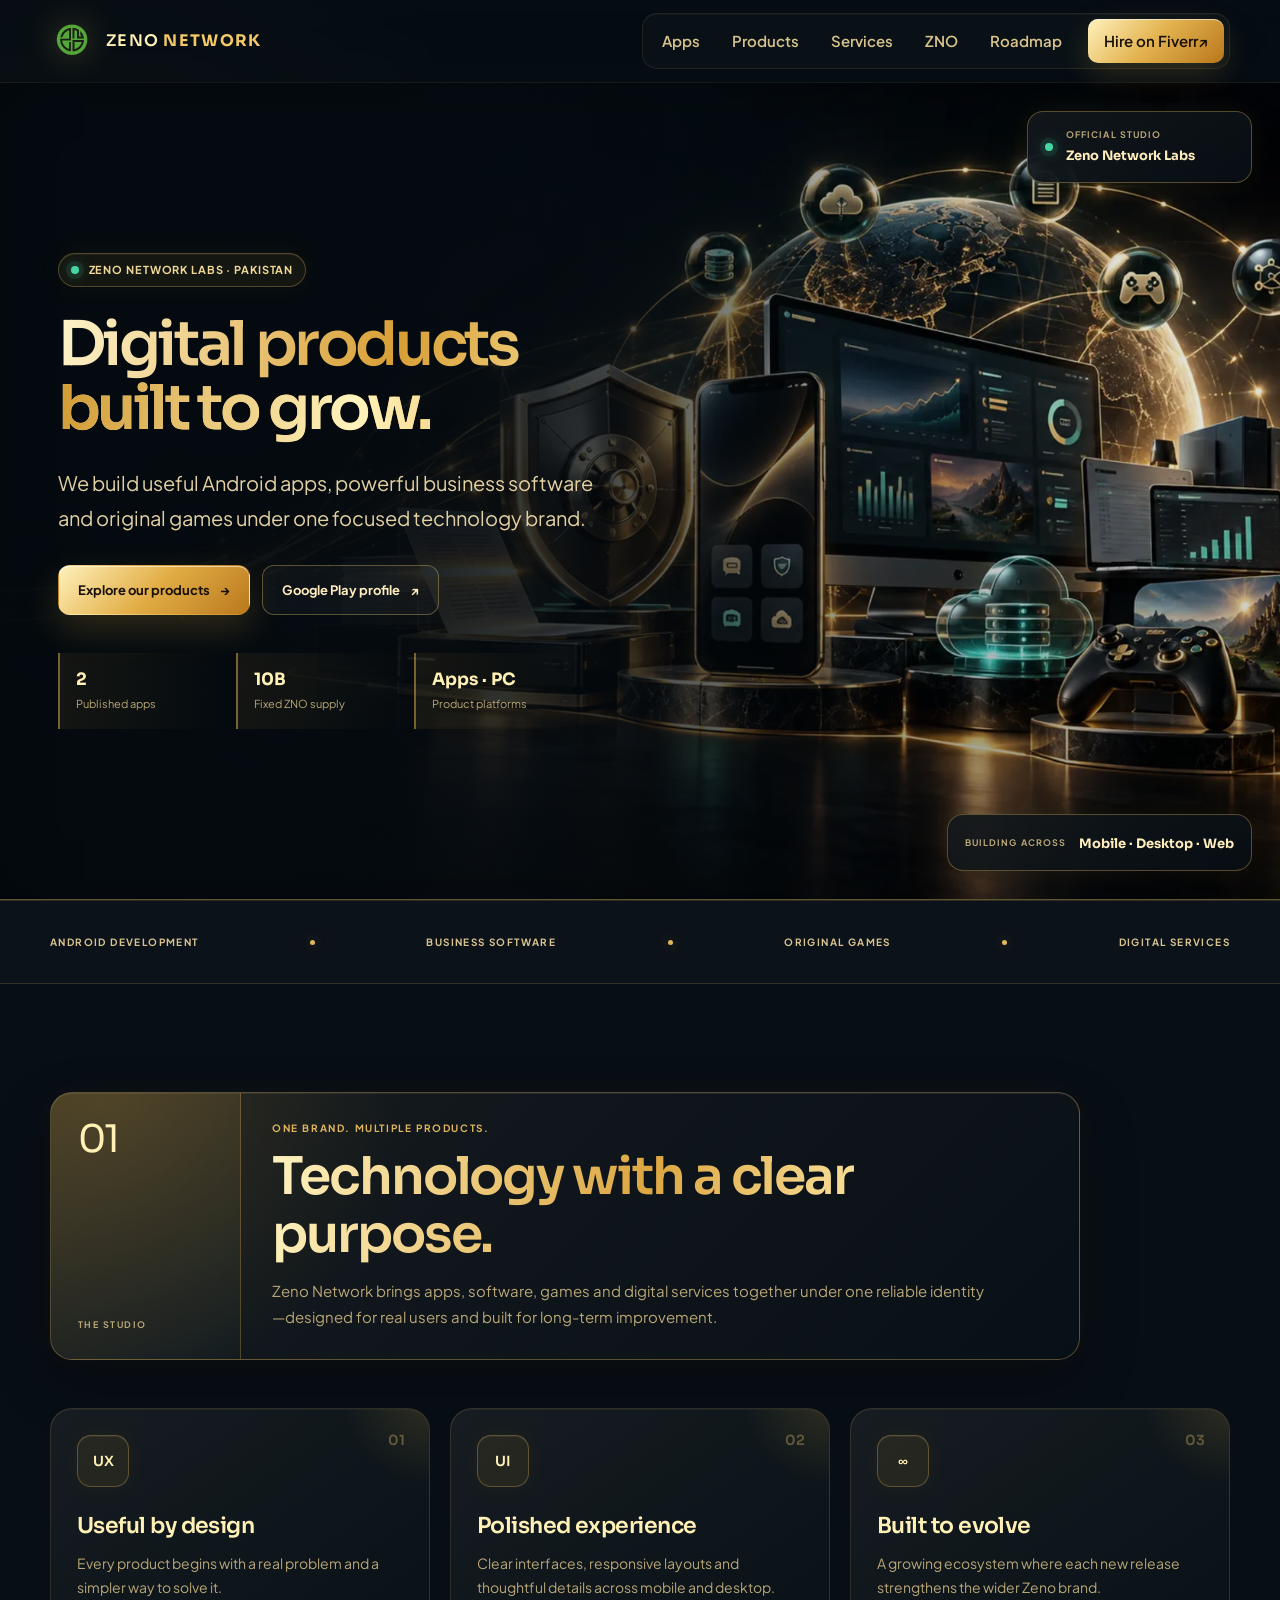
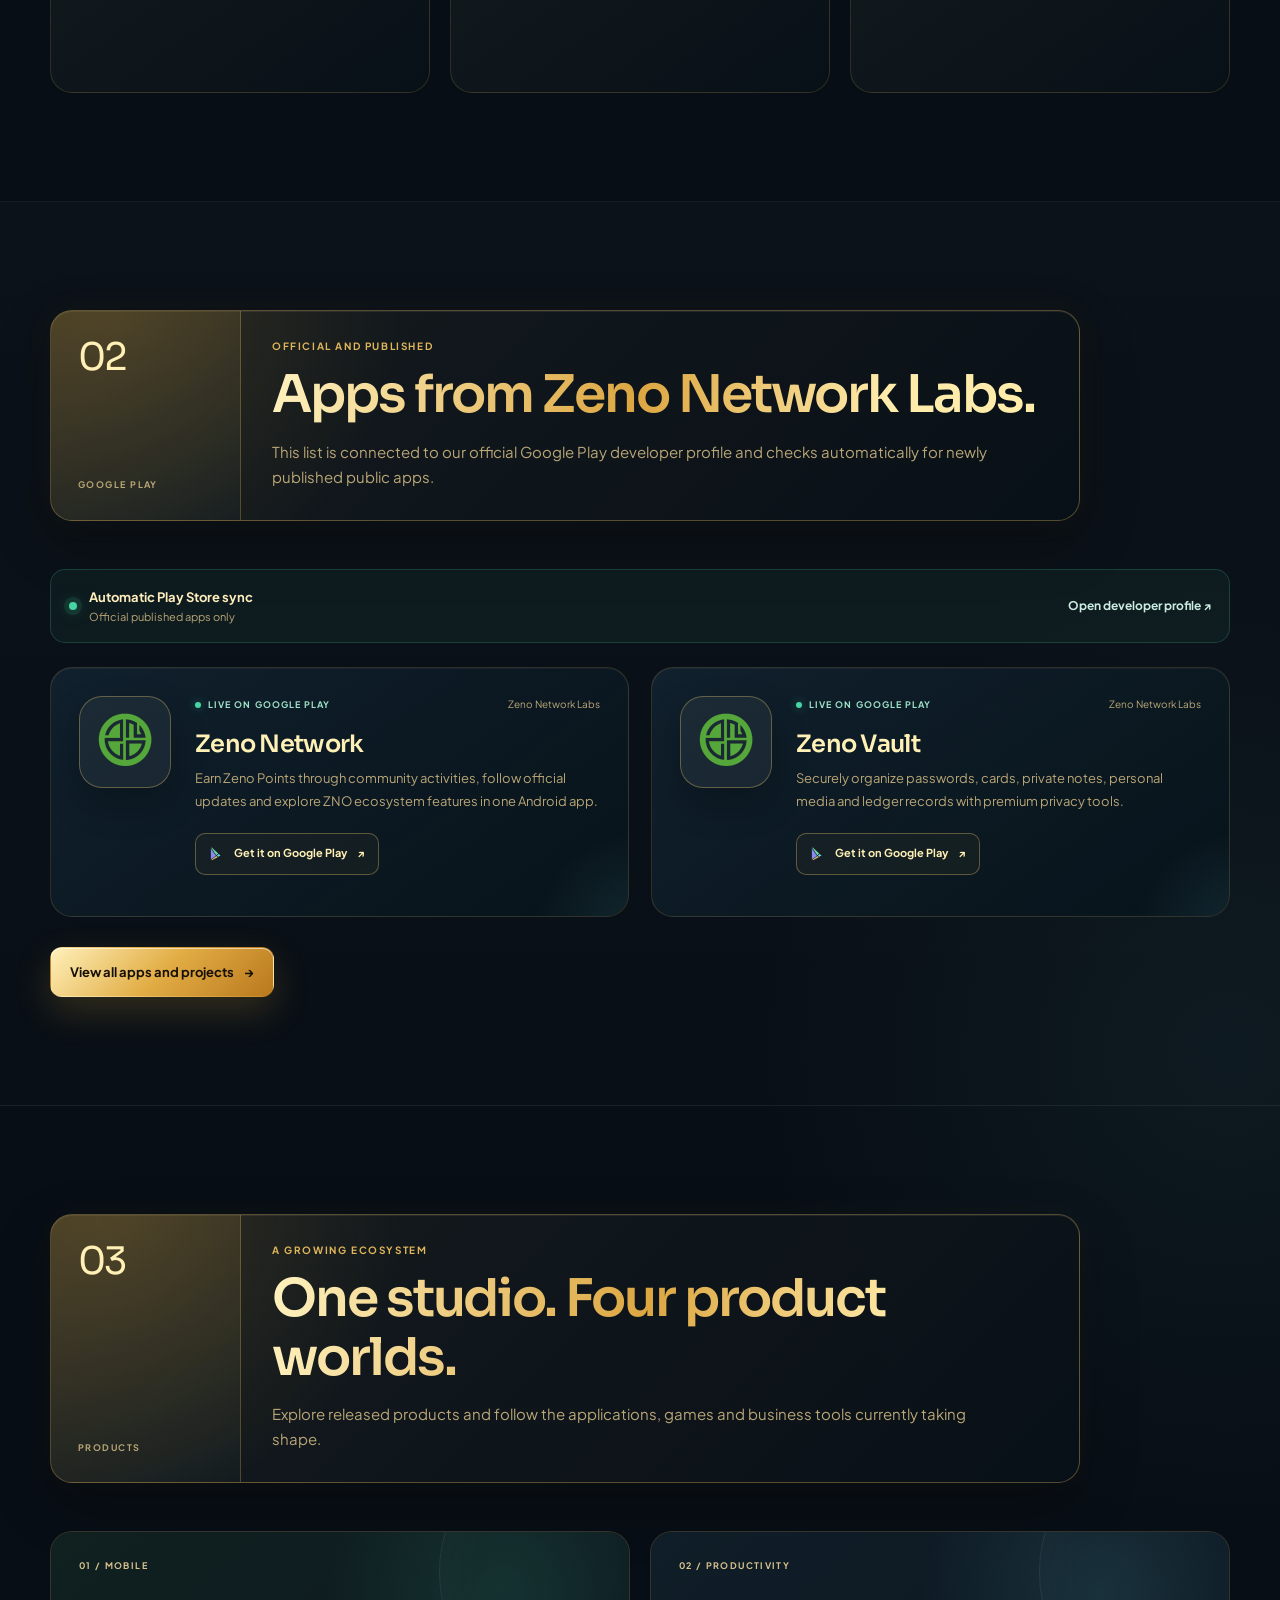
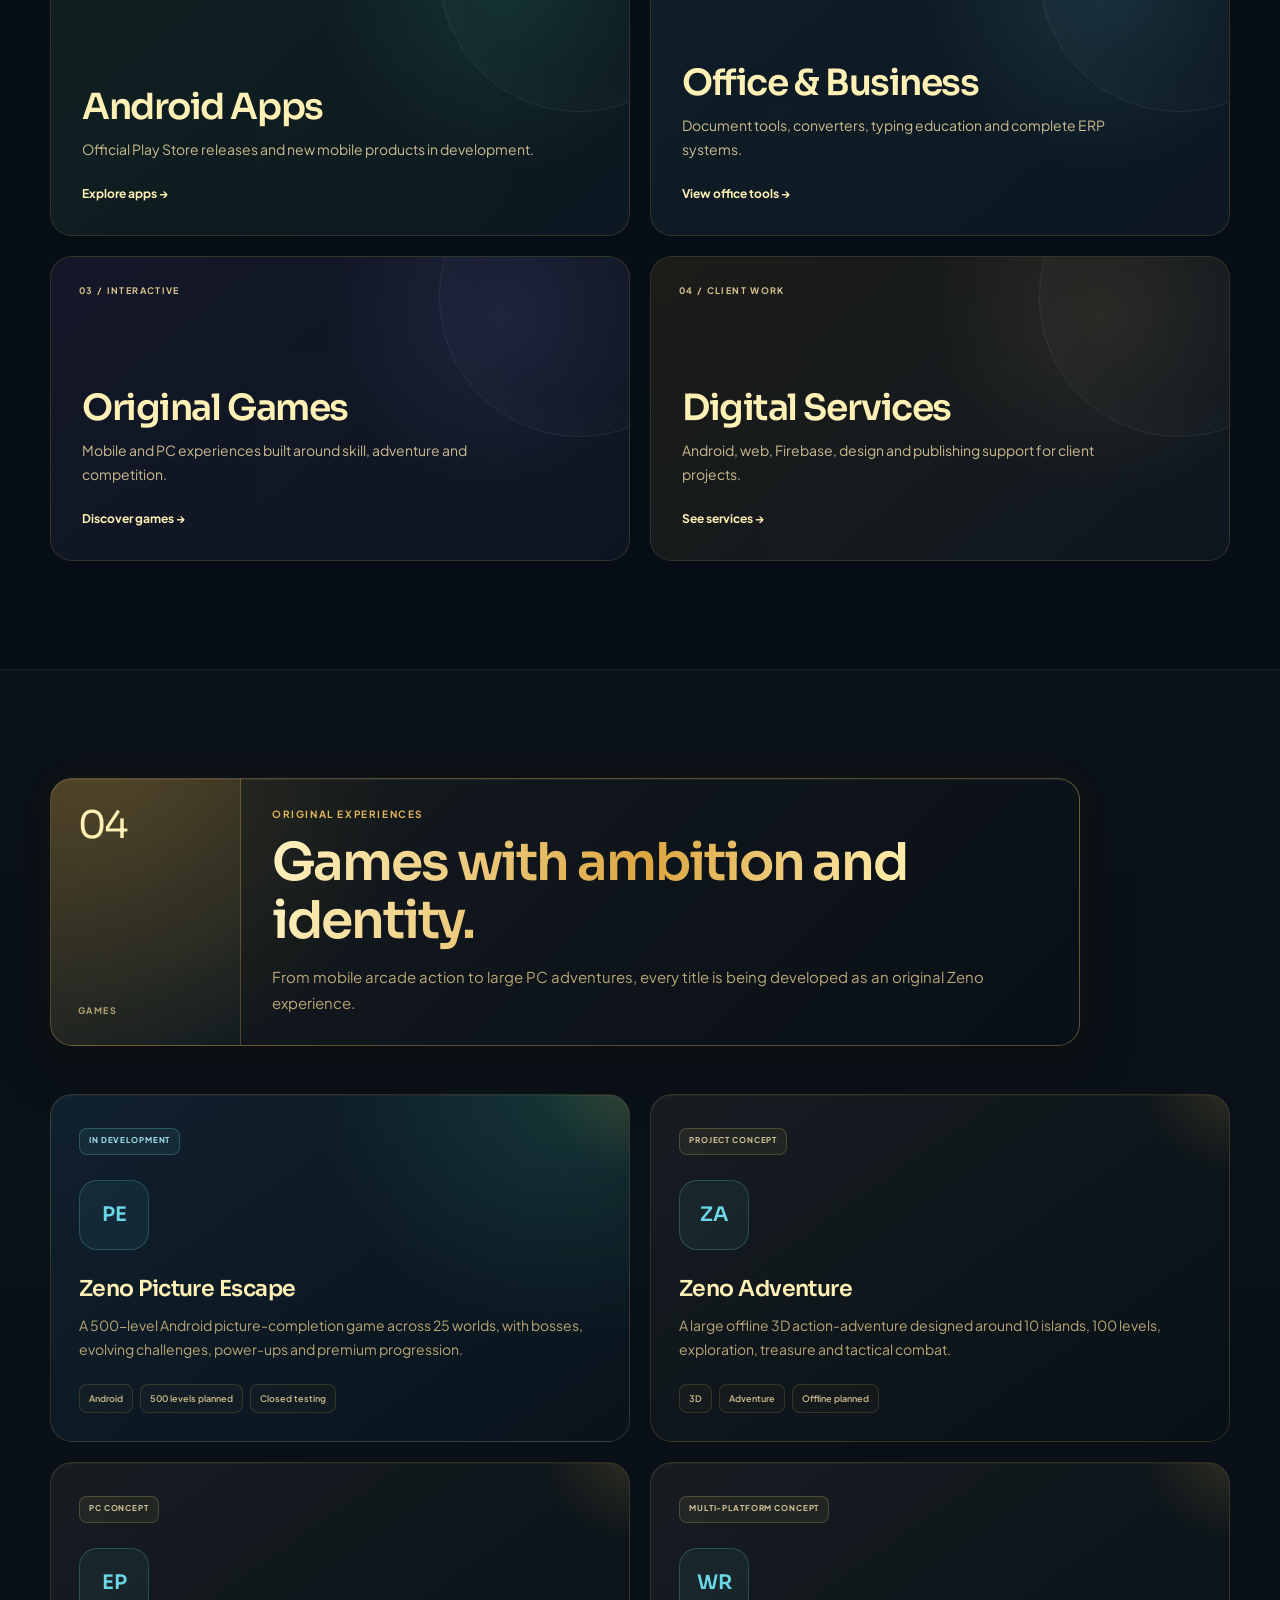
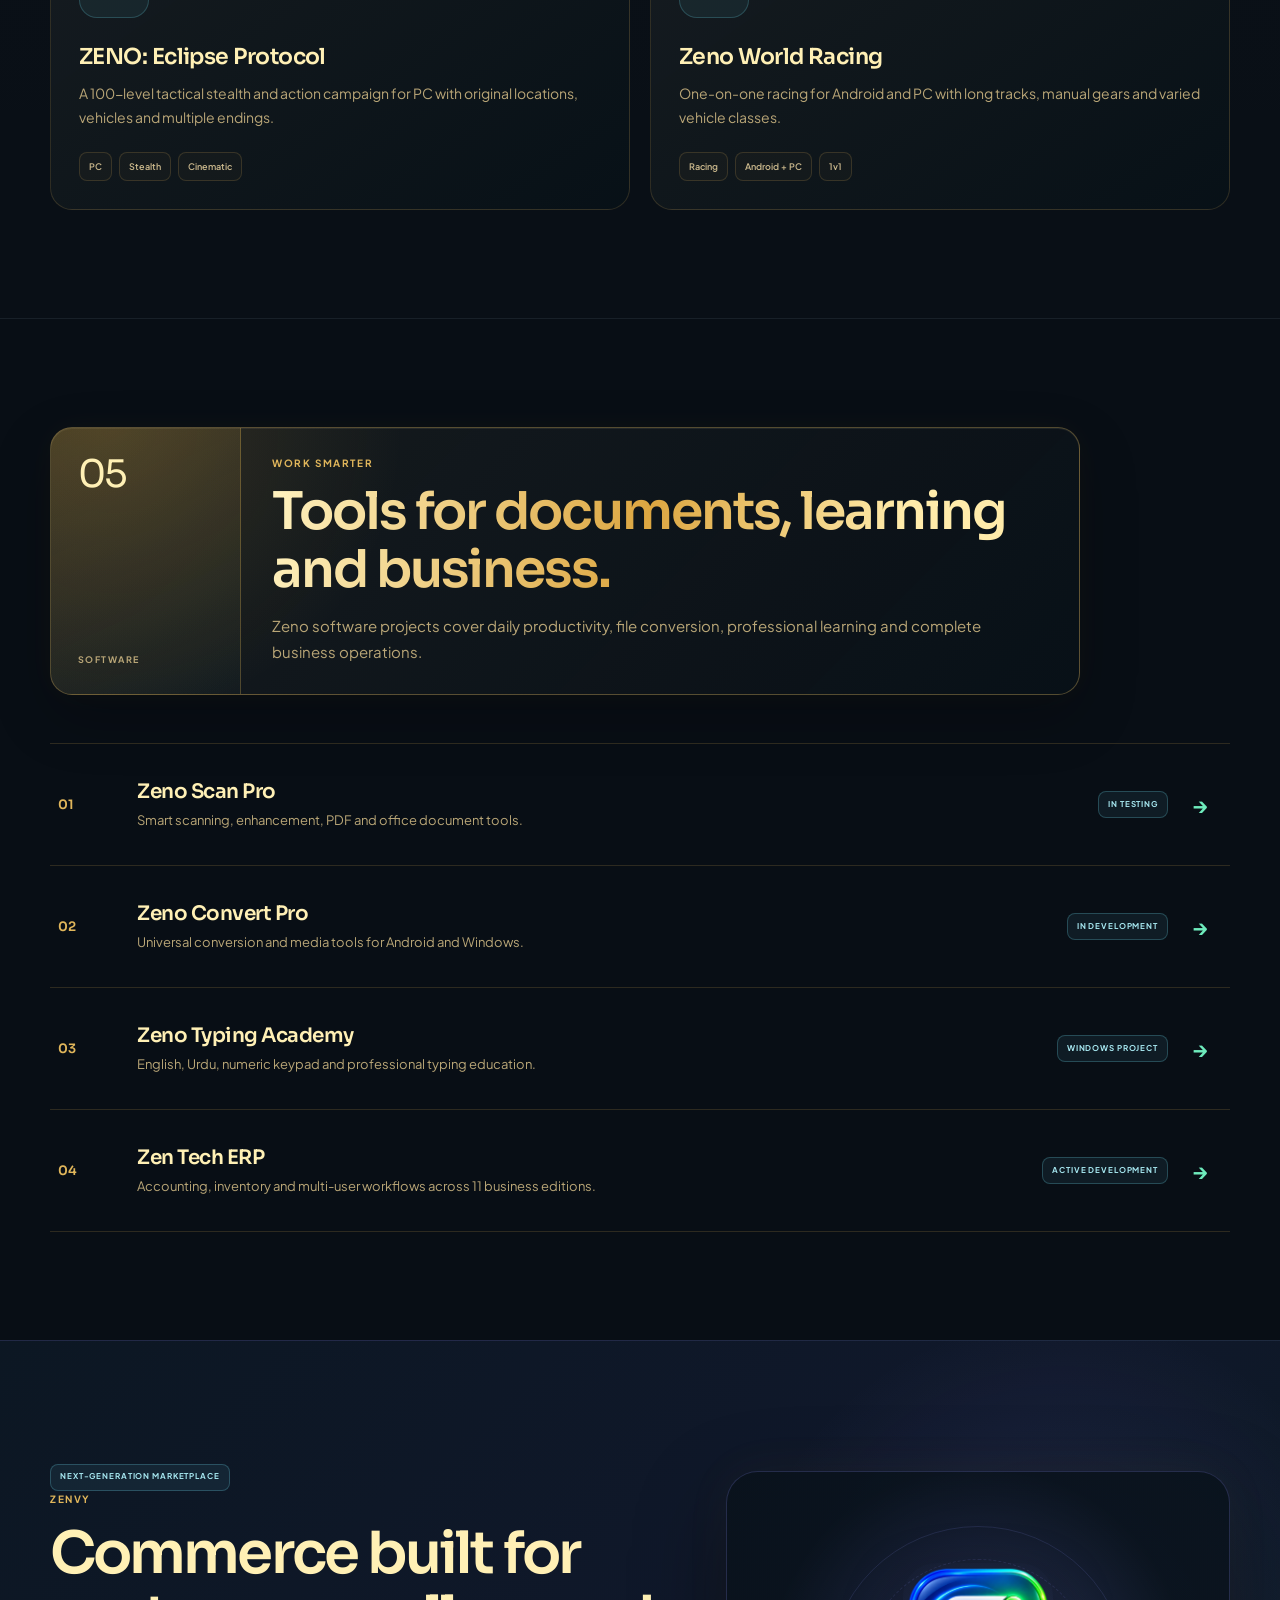
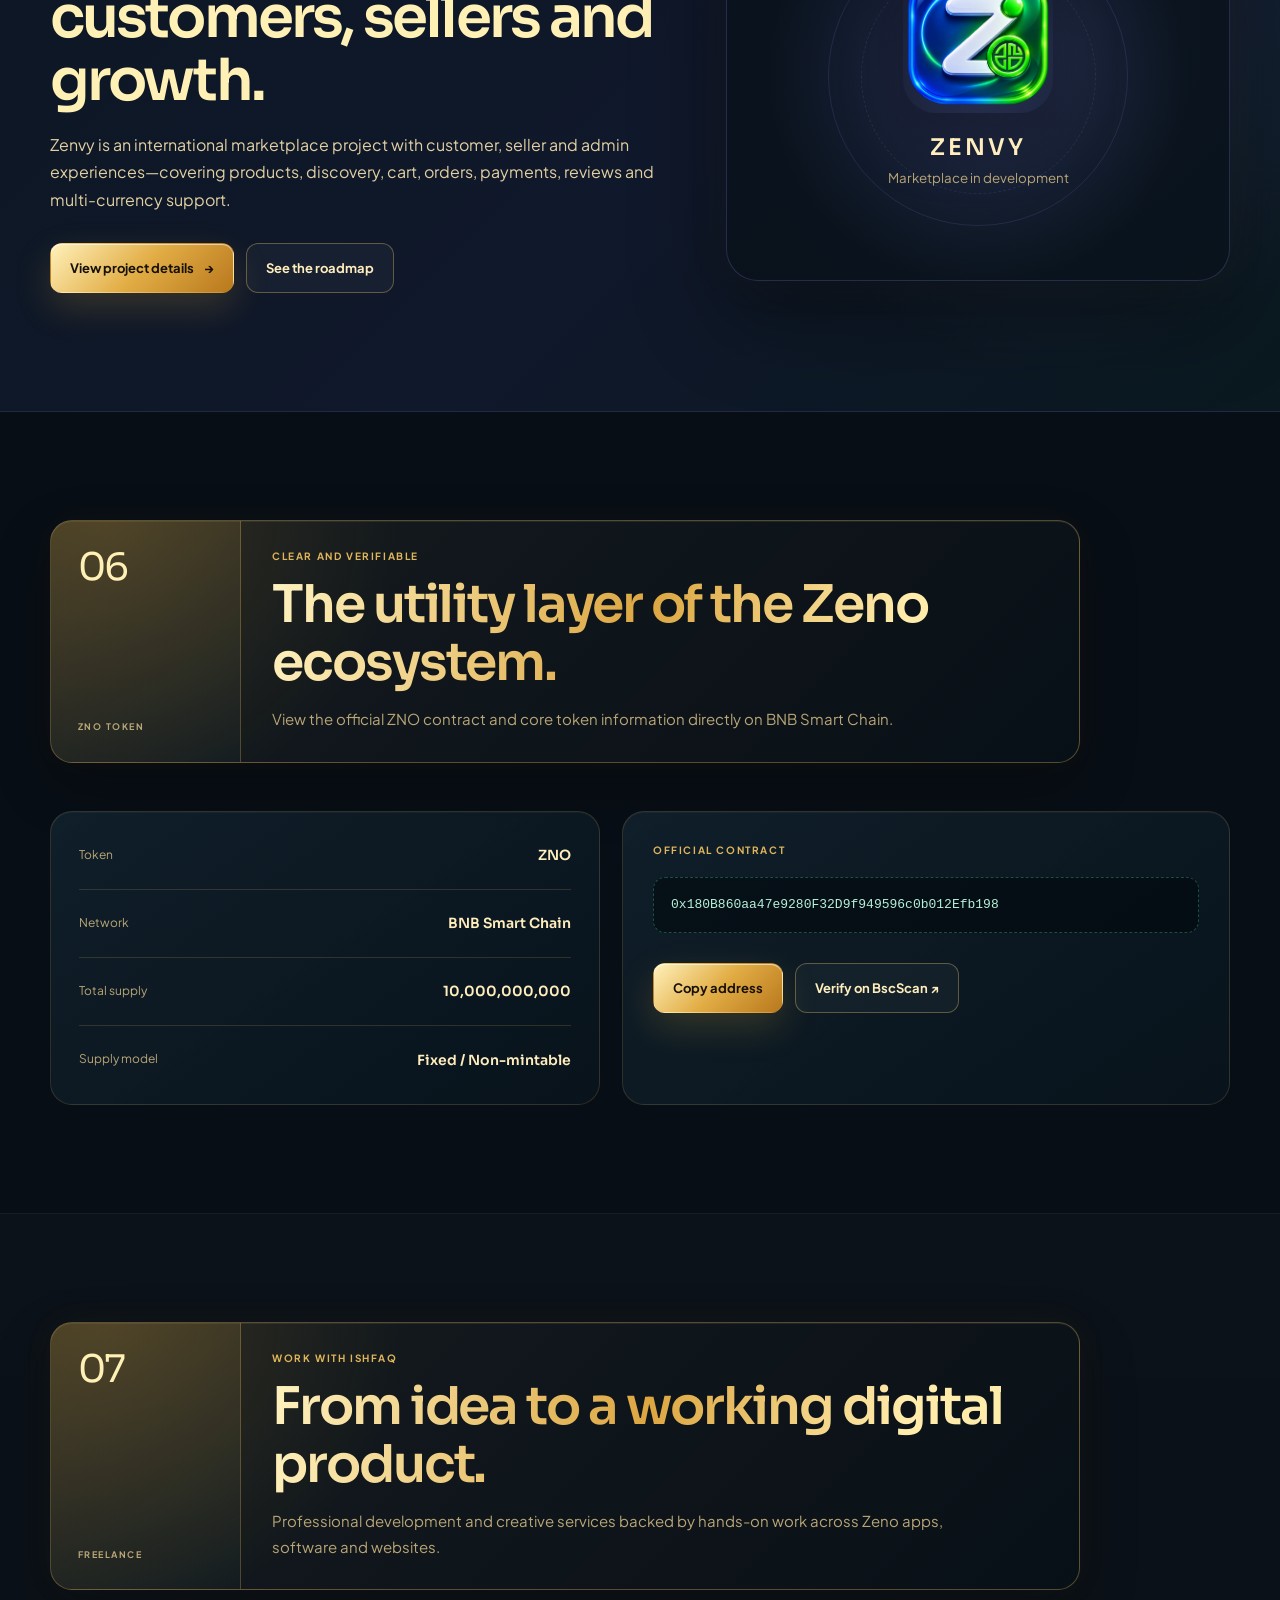
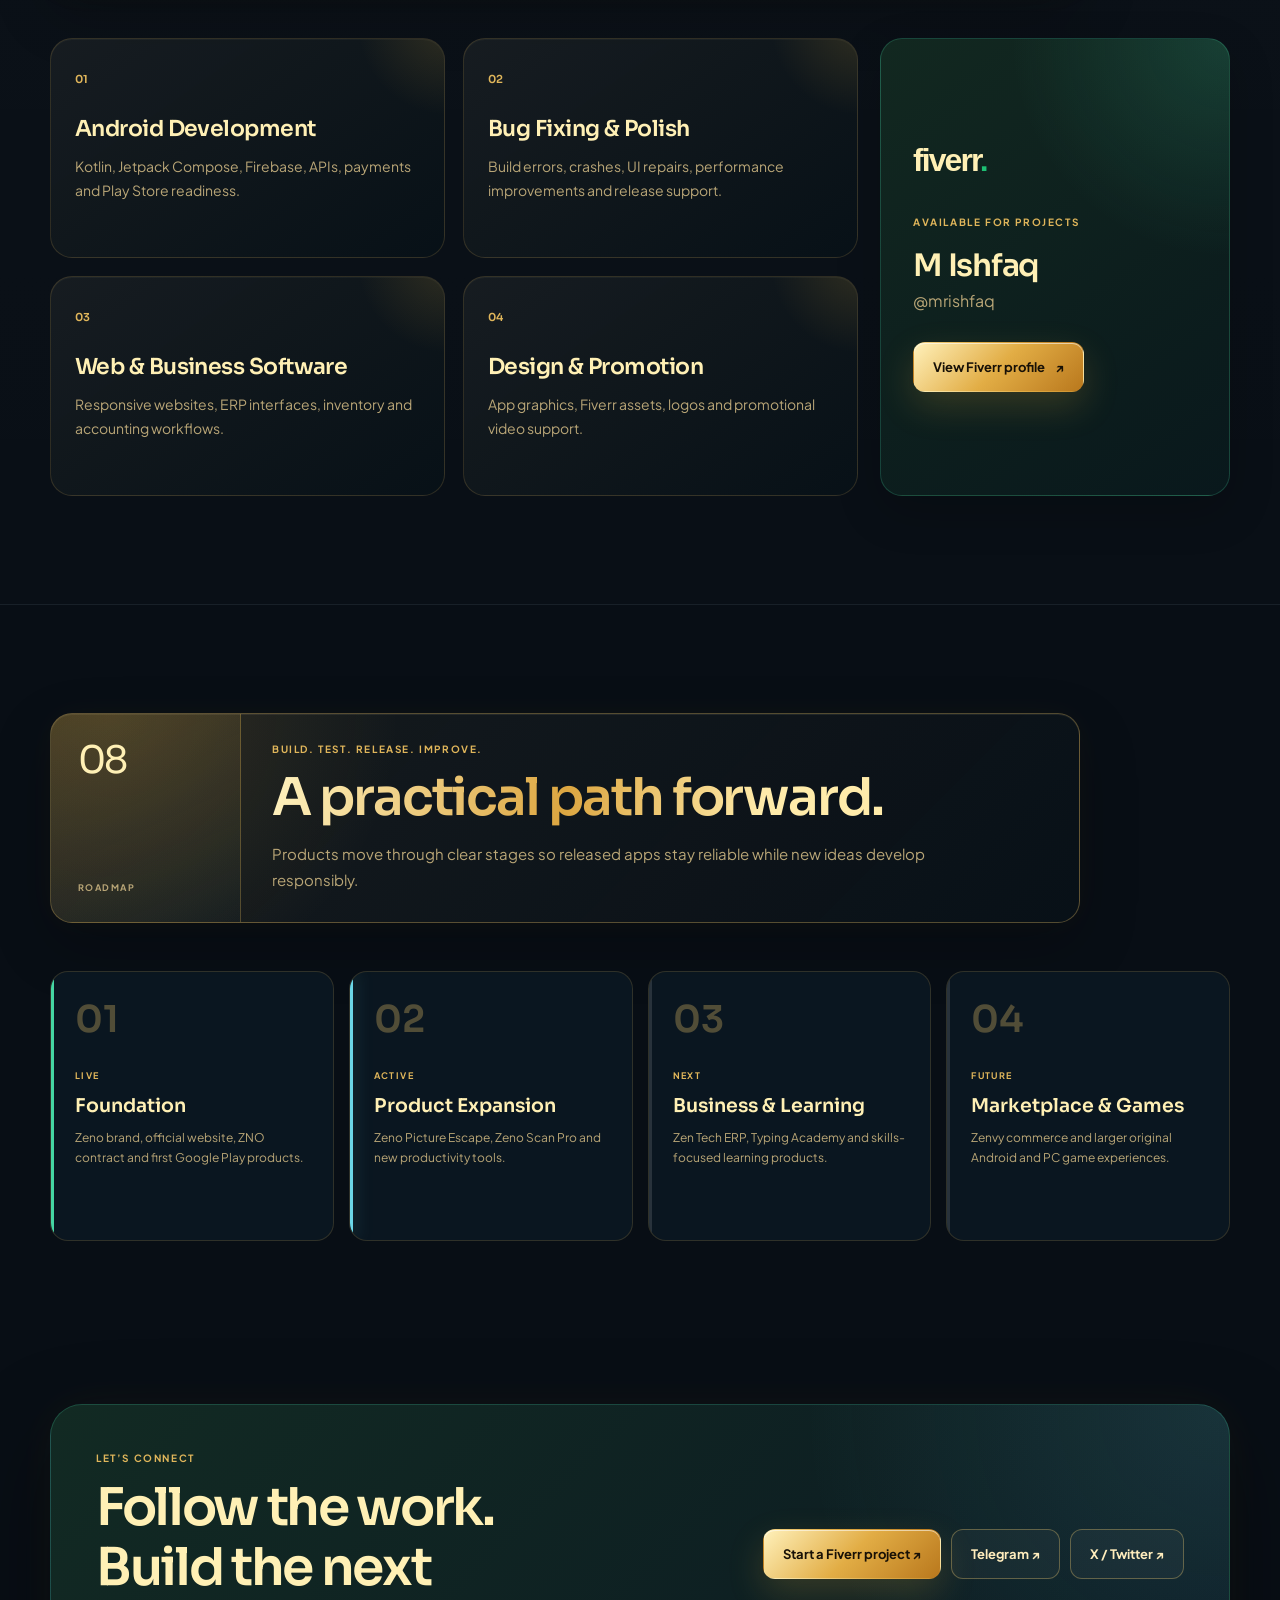
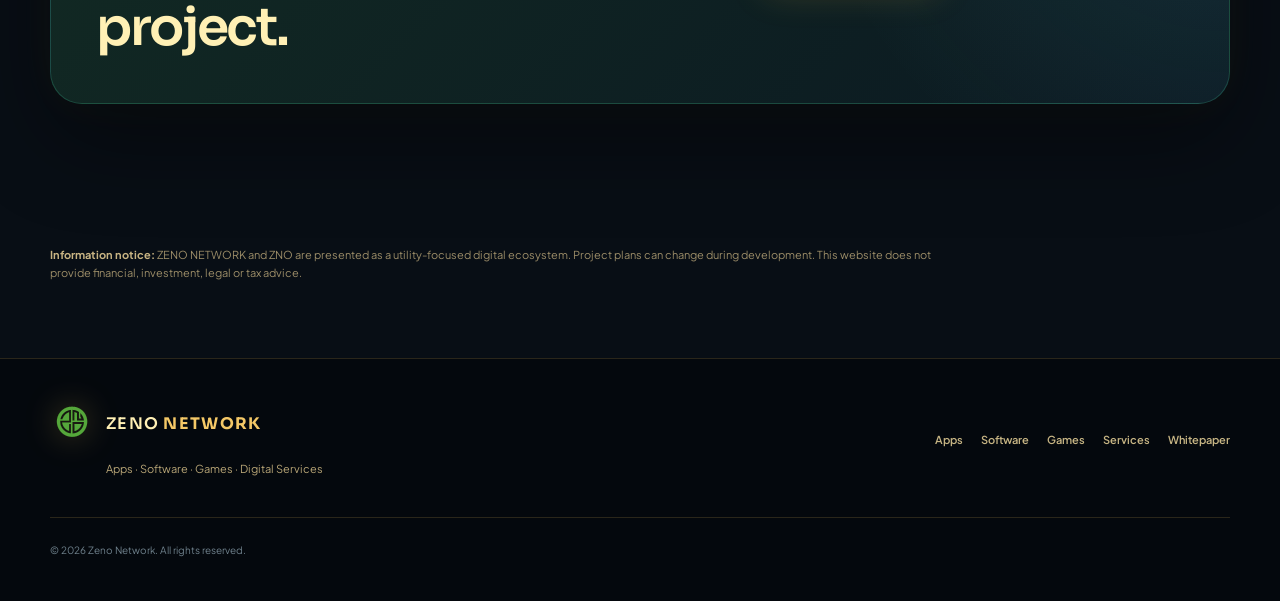
<file: index.html>
<!doctype html>
<html lang="en">
<head>
  <meta charset="utf-8">
  <meta name="viewport" content="width=device-width,initial-scale=1">
  <title>Zeno Network | Apps, Software, Games & Digital Services</title>
  <meta name="description" content="Zeno Network Labs builds Android apps, business software, games and digital products. Explore official Google Play apps and projects in development.">
  <meta name="theme-color" content="#080e15">
  <meta property="og:title" content="Zeno Network | Digital Products Built to Grow">
  <meta property="og:description" content="Official home of Zeno Network Labs apps, software, games and services.">
  <meta property="og:image" content="https://zenonetwork.xyz/zeno-ecosystem-hero-gold.webp">
  <link rel="preconnect" href="https://fonts.googleapis.com">
  <link rel="preconnect" href="https://fonts.gstatic.com" crossorigin>
  <link href="https://fonts.googleapis.com/css2?family=Plus+Jakarta+Sans:wght@400;500;600;700&family=Sora:wght@500;600;700&display=swap" rel="stylesheet">
  <link rel="stylesheet" href="styles.css?v=20260921-fullscreen">
  <script src="site.js?v=20260921-gold" defer></script>
</head>
<body>
  <a class="skip-link" href="#main-content">Skip to content</a>
  <div class="scroll-progress" aria-hidden="true"><span id="scroll-progress-bar"></span></div>

  <header class="site-header" id="site-header">
    <div class="shell nav-shell">
      <a class="brand" href="#top" aria-label="Zeno Network home">
        <img src="zno.svg" alt="" width="46" height="46">
        <span>ZENO <strong>NETWORK</strong></span>
      </a>
      <button class="menu-button" id="menu-button" type="button" aria-expanded="false" aria-controls="primary-nav" aria-label="Open navigation"><span></span><span></span><span></span></button>
      <nav class="primary-nav" id="primary-nav" aria-label="Main navigation">
        <a href="apps.html">Apps</a>
        <a href="#products">Products</a>
        <a href="#services">Services</a>
        <a href="#token">ZNO</a>
        <a href="#roadmap">Roadmap</a>
        <a class="nav-cta" href="https://www.fiverr.com/mrishfaq" target="_blank" rel="noopener noreferrer">Hire on Fiverr <span>↗</span></a>
      </nav>
    </div>
  </header>

  <main id="main-content">
    <section class="hero" id="top">
      <div class="hero-ambient" aria-hidden="true"></div>
      <div class="shell hero-grid">
        <div class="hero-copy">
          <div class="status-pill reveal"><span></span>Zeno Network Labs · Pakistan</div>
          <h1 class="reveal">Digital products<br><em>built to grow.</em></h1>
          <p class="hero-lead reveal">We build useful Android apps, powerful business software and original games under one focused technology brand.</p>
          <div class="hero-actions reveal">
            <a class="button button-primary" href="apps.html">Explore our products <span>→</span></a>
            <a class="button button-secondary" href="https://play.google.com/store/apps/developer?id=Zeno+Network+Labs" target="_blank" rel="noopener noreferrer">Google Play profile <span>↗</span></a>
          </div>
          <div class="hero-proof reveal" aria-label="Zeno Network highlights">
            <div><strong id="official-app-count">2</strong><span>Published apps</span></div>
            <div><strong>10B</strong><span>Fixed ZNO supply</span></div>
            <div><strong>Apps · PC</strong><span>Product platforms</span></div>
          </div>
        </div>
        <div class="hero-media reveal">
          <div class="hero-image-frame">
            <img src="zeno-ecosystem-hero-gold.webp" alt="Zeno Network ecosystem of apps, secure tools, business software and games" width="1920" height="1080" fetchpriority="high" decoding="async">
          </div>
          <div class="media-card media-card-top"><span class="signal-dot"></span><div><small>OFFICIAL STUDIO</small><strong>Zeno Network Labs</strong></div></div>
          <div class="media-card media-card-bottom"><small>BUILDING ACROSS</small><strong>Mobile · Desktop · Web</strong></div>
        </div>
      </div>
    </section>

    <section class="trust-strip" aria-label="Zeno Network product areas">
      <div class="shell trust-grid reveal">
        <span>ANDROID DEVELOPMENT</span><i></i><span>BUSINESS SOFTWARE</span><i></i><span>ORIGINAL GAMES</span><i></i><span>DIGITAL SERVICES</span>
      </div>
    </section>

    <section class="section" id="about">
      <div class="shell">
        <div class="section-heading reveal">
          <div class="heading-index"><span>01</span><small>THE STUDIO</small></div>
          <div><p class="overline">ONE BRAND. MULTIPLE PRODUCTS.</p><h2>Technology with a clear purpose.</h2><p>Zeno Network brings apps, software, games and digital services together under one reliable identity—designed for real users and built for long-term improvement.</p></div>
        </div>
        <div class="feature-grid">
          <article class="premium-card reveal"><span class="card-number">01</span><div class="card-icon">UX</div><h3>Useful by design</h3><p>Every product begins with a real problem and a simpler way to solve it.</p></article>
          <article class="premium-card reveal"><span class="card-number">02</span><div class="card-icon">UI</div><h3>Polished experience</h3><p>Clear interfaces, responsive layouts and thoughtful details across mobile and desktop.</p></article>
          <article class="premium-card reveal"><span class="card-number">03</span><div class="card-icon">∞</div><h3>Built to evolve</h3><p>A growing ecosystem where each new release strengthens the wider Zeno brand.</p></article>
        </div>
      </div>
    </section>

    <section class="section section-tinted" id="official-apps">
      <div class="shell">
        <div class="section-heading reveal">
          <div class="heading-index"><span>02</span><small>GOOGLE PLAY</small></div>
          <div><p class="overline">OFFICIAL AND PUBLISHED</p><h2>Apps from Zeno Network Labs.</h2><p>This list is connected to our official Google Play developer profile and checks automatically for newly published public apps.</p></div>
        </div>
        <div class="sync-bar reveal"><div><span class="signal-dot"></span><strong>Automatic Play Store sync</strong><small>Official published apps only</small></div><a href="https://play.google.com/store/apps/developer?id=Zeno+Network+Labs" target="_blank" rel="noopener noreferrer">Open developer profile ↗</a></div>
        <div class="app-grid" id="play-apps-preview" aria-live="polite">
          <div class="app-skeleton"></div><div class="app-skeleton"></div>
        </div>
        <div class="section-action reveal"><a class="button button-primary" href="apps.html">View all apps and projects <span>→</span></a></div>
      </div>
    </section>

    <section class="section" id="products">
      <div class="shell">
        <div class="section-heading reveal">
          <div class="heading-index"><span>03</span><small>PRODUCTS</small></div>
          <div><p class="overline">A GROWING ECOSYSTEM</p><h2>One studio. Four product worlds.</h2><p>Explore released products and follow the applications, games and business tools currently taking shape.</p></div>
        </div>
        <div class="product-world-grid">
          <a class="world-card world-card-apps reveal" href="apps.html#official-apps"><span class="world-code">01 / MOBILE</span><h3>Android Apps</h3><p>Official Play Store releases and new mobile products in development.</p><span class="world-link">Explore apps →</span></a>
          <a class="world-card world-card-office reveal" href="apps.html#office-apps"><span class="world-code">02 / PRODUCTIVITY</span><h3>Office & Business</h3><p>Document tools, converters, typing education and complete ERP systems.</p><span class="world-link">View office tools →</span></a>
          <a class="world-card world-card-games reveal" href="#games"><span class="world-code">03 / INTERACTIVE</span><h3>Original Games</h3><p>Mobile and PC experiences built around skill, adventure and competition.</p><span class="world-link">Discover games →</span></a>
          <a class="world-card world-card-services reveal" href="#services"><span class="world-code">04 / CLIENT WORK</span><h3>Digital Services</h3><p>Android, web, Firebase, design and publishing support for client projects.</p><span class="world-link">See services →</span></a>
        </div>
      </div>
    </section>

    <section class="section section-tinted" id="games">
      <div class="shell">
        <div class="section-heading reveal">
          <div class="heading-index"><span>04</span><small>GAMES</small></div>
          <div><p class="overline">ORIGINAL EXPERIENCES</p><h2>Games with ambition and identity.</h2><p>From mobile arcade action to large PC adventures, every title is being developed as an original Zeno experience.</p></div>
        </div>
        <div class="showcase-grid">
          <article class="showcase-card featured reveal"><span class="status-chip status-build">IN DEVELOPMENT</span><div class="showcase-monogram">PE</div><h3>Zeno Picture Escape</h3><p>A 500-level Android picture-completion game across 25 worlds, with bosses, evolving challenges, power-ups and premium progression.</p><div class="tag-row"><span>Android</span><span>500 levels planned</span><span>Closed testing</span></div></article>
          <article class="showcase-card reveal"><span class="status-chip status-concept">PROJECT CONCEPT</span><div class="showcase-monogram">ZA</div><h3>Zeno Adventure</h3><p>A large offline 3D action-adventure designed around 10 islands, 100 levels, exploration, treasure and tactical combat.</p><div class="tag-row"><span>3D</span><span>Adventure</span><span>Offline planned</span></div></article>
          <article class="showcase-card reveal"><span class="status-chip status-concept">PC CONCEPT</span><div class="showcase-monogram">EP</div><h3>ZENO: Eclipse Protocol</h3><p>A 100-level tactical stealth and action campaign for PC with original locations, vehicles and multiple endings.</p><div class="tag-row"><span>PC</span><span>Stealth</span><span>Cinematic</span></div></article>
          <article class="showcase-card reveal"><span class="status-chip status-concept">MULTI-PLATFORM CONCEPT</span><div class="showcase-monogram">WR</div><h3>Zeno World Racing</h3><p>One-on-one racing for Android and PC with long tracks, manual gears and varied vehicle classes.</p><div class="tag-row"><span>Racing</span><span>Android + PC</span><span>1v1</span></div></article>
        </div>
      </div>
    </section>

    <section class="section" id="software">
      <div class="shell">
        <div class="section-heading reveal">
          <div class="heading-index"><span>05</span><small>SOFTWARE</small></div>
          <div><p class="overline">WORK SMARTER</p><h2>Tools for documents, learning and business.</h2><p>Zeno software projects cover daily productivity, file conversion, professional learning and complete business operations.</p></div>
        </div>
        <div class="software-list">
          <a class="software-row reveal" href="apps.html#office-apps"><span class="software-id">01</span><div><h3>Zeno Scan Pro</h3><p>Smart scanning, enhancement, PDF and office document tools.</p></div><span class="status-chip status-build">IN TESTING</span><b>→</b></a>
          <a class="software-row reveal" href="zeno-convert-pro.html"><span class="software-id">02</span><div><h3>Zeno Convert Pro</h3><p>Universal conversion and media tools for Android and Windows.</p></div><span class="status-chip status-build">IN DEVELOPMENT</span><b>→</b></a>
          <a class="software-row reveal" href="typing-academy.html"><span class="software-id">03</span><div><h3>Zeno Typing Academy</h3><p>English, Urdu, numeric keypad and professional typing education.</p></div><span class="status-chip status-build">WINDOWS PROJECT</span><b>→</b></a>
          <a class="software-row reveal" href="apps.html#business-software"><span class="software-id">04</span><div><h3>Zen Tech ERP</h3><p>Accounting, inventory and multi-user workflows across 11 business editions.</p></div><span class="status-chip status-build">ACTIVE DEVELOPMENT</span><b>→</b></a>
        </div>
      </div>
    </section>

    <section class="section marketplace-section" id="zenvy">
      <div class="shell marketplace-grid">
        <div class="marketplace-copy reveal">
          <span class="status-chip status-build">NEXT-GENERATION MARKETPLACE</span>
          <p class="overline">ZENVY</p>
          <h2>Commerce built for customers, sellers and growth.</h2>
          <p>Zenvy is an international marketplace project with customer, seller and admin experiences—covering products, discovery, cart, orders, payments, reviews and multi-currency support.</p>
          <div class="hero-actions"><a class="button button-primary" href="apps.html#development">View project details <span>→</span></a><a class="button button-secondary" href="#roadmap">See the roadmap</a></div>
        </div>
        <div class="marketplace-mark reveal" aria-hidden="true"><img src="zenvy-app-icon.png" alt="" width="220" height="220"><span>ZENVY</span><small>Marketplace in development</small></div>
      </div>
    </section>

    <section class="section" id="token">
      <div class="shell">
        <div class="section-heading reveal">
          <div class="heading-index"><span>06</span><small>ZNO TOKEN</small></div>
          <div><p class="overline">CLEAR AND VERIFIABLE</p><h2>The utility layer of the Zeno ecosystem.</h2><p>View the official ZNO contract and core token information directly on BNB Smart Chain.</p></div>
        </div>
        <div class="token-grid">
          <div class="token-facts reveal"><div><span>Token</span><strong>ZNO</strong></div><div><span>Network</span><strong>BNB Smart Chain</strong></div><div><span>Total supply</span><strong>10,000,000,000</strong></div><div><span>Supply model</span><strong>Fixed / Non-mintable</strong></div></div>
          <div class="contract-panel reveal"><p class="overline">OFFICIAL CONTRACT</p><code id="contract-address">0x180B860aa47e9280F32D9f949596c0b012Efb198</code><div class="hero-actions"><button class="button button-primary" id="copy-contract" type="button">Copy address</button><a class="button button-secondary" href="https://bscscan.com/address/0x180B860aa47e9280F32D9f949596c0b012Efb198" target="_blank" rel="noopener noreferrer">Verify on BscScan ↗</a></div><p class="copy-status" id="copy-status" role="status" aria-live="polite"></p></div>
        </div>
      </div>
    </section>

    <section class="section section-tinted" id="services">
      <div class="shell">
        <div class="section-heading reveal">
          <div class="heading-index"><span>07</span><small>FREELANCE</small></div>
          <div><p class="overline">WORK WITH ISHFAQ</p><h2>From idea to a working digital product.</h2><p>Professional development and creative services backed by hands-on work across Zeno apps, software and websites.</p></div>
        </div>
        <div class="services-layout">
          <div class="services-grid">
            <article class="service-card reveal"><span>01</span><h3>Android Development</h3><p>Kotlin, Jetpack Compose, Firebase, APIs, payments and Play Store readiness.</p></article>
            <article class="service-card reveal"><span>02</span><h3>Bug Fixing & Polish</h3><p>Build errors, crashes, UI repairs, performance improvements and release support.</p></article>
            <article class="service-card reveal"><span>03</span><h3>Web & Business Software</h3><p>Responsive websites, ERP interfaces, inventory and accounting workflows.</p></article>
            <article class="service-card reveal"><span>04</span><h3>Design & Promotion</h3><p>App graphics, Fiverr assets, logos and promotional video support.</p></article>
          </div>
          <aside class="fiverr-panel reveal"><span class="fiverr-wordmark">fiverr<span>.</span></span><p class="overline">AVAILABLE FOR PROJECTS</p><h3>M Ishfaq</h3><p>@mrishfaq</p><a class="button button-primary" href="https://www.fiverr.com/mrishfaq" target="_blank" rel="noopener noreferrer">View Fiverr profile <span>↗</span></a></aside>
        </div>
      </div>
    </section>

    <section class="section" id="roadmap">
      <div class="shell">
        <div class="section-heading reveal">
          <div class="heading-index"><span>08</span><small>ROADMAP</small></div>
          <div><p class="overline">BUILD. TEST. RELEASE. IMPROVE.</p><h2>A practical path forward.</h2><p>Products move through clear stages so released apps stay reliable while new ideas develop responsibly.</p></div>
        </div>
        <div class="roadmap-grid">
          <article class="roadmap-card complete reveal"><span>01</span><small>LIVE</small><h3>Foundation</h3><p>Zeno brand, official website, ZNO contract and first Google Play products.</p></article>
          <article class="roadmap-card active reveal"><span>02</span><small>ACTIVE</small><h3>Product Expansion</h3><p>Zeno Picture Escape, Zeno Scan Pro and new productivity tools.</p></article>
          <article class="roadmap-card reveal"><span>03</span><small>NEXT</small><h3>Business & Learning</h3><p>Zen Tech ERP, Typing Academy and skills-focused learning products.</p></article>
          <article class="roadmap-card reveal"><span>04</span><small>FUTURE</small><h3>Marketplace & Games</h3><p>Zenvy commerce and larger original Android and PC game experiences.</p></article>
        </div>
      </div>
    </section>

    <section class="section contact-section" id="contact">
      <div class="shell contact-panel reveal">
        <div><p class="overline">LET’S CONNECT</p><h2>Follow the work.<br>Build the next project.</h2></div>
        <div class="contact-actions"><a class="button button-primary" href="https://www.fiverr.com/mrishfaq" target="_blank" rel="noopener noreferrer">Start a Fiverr project ↗</a><a class="button button-secondary" href="https://t.me/znonetwork" target="_blank" rel="noopener noreferrer">Telegram ↗</a><a class="button button-secondary" href="https://x.com/ZenoNetworkZNO" target="_blank" rel="noopener noreferrer">X / Twitter ↗</a></div>
      </div>
    </section>

    <section class="legal-note"><div class="shell"><p><strong>Information notice:</strong> ZENO NETWORK and ZNO are presented as a utility-focused digital ecosystem. Project plans can change during development. This website does not provide financial, investment, legal or tax advice.</p></div></section>
  </main>

  <footer class="site-footer">
    <div class="shell footer-grid">
      <div class="footer-brand"><a class="brand" href="#top"><img src="zno.svg" alt="" width="42" height="42"><span>ZENO <strong>NETWORK</strong></span></a><p>Apps · Software · Games · Digital Services</p></div>
      <div class="footer-links"><a href="apps.html">Apps</a><a href="#software">Software</a><a href="#games">Games</a><a href="#services">Services</a><a href="Whitepaper.pdf" target="_blank" rel="noopener noreferrer">Whitepaper</a></div>
      <p class="copyright">© <span id="current-year">2026</span> Zeno Network. All rights reserved.</p>
    </div>
  </footer>
</body>
</html>
</file>
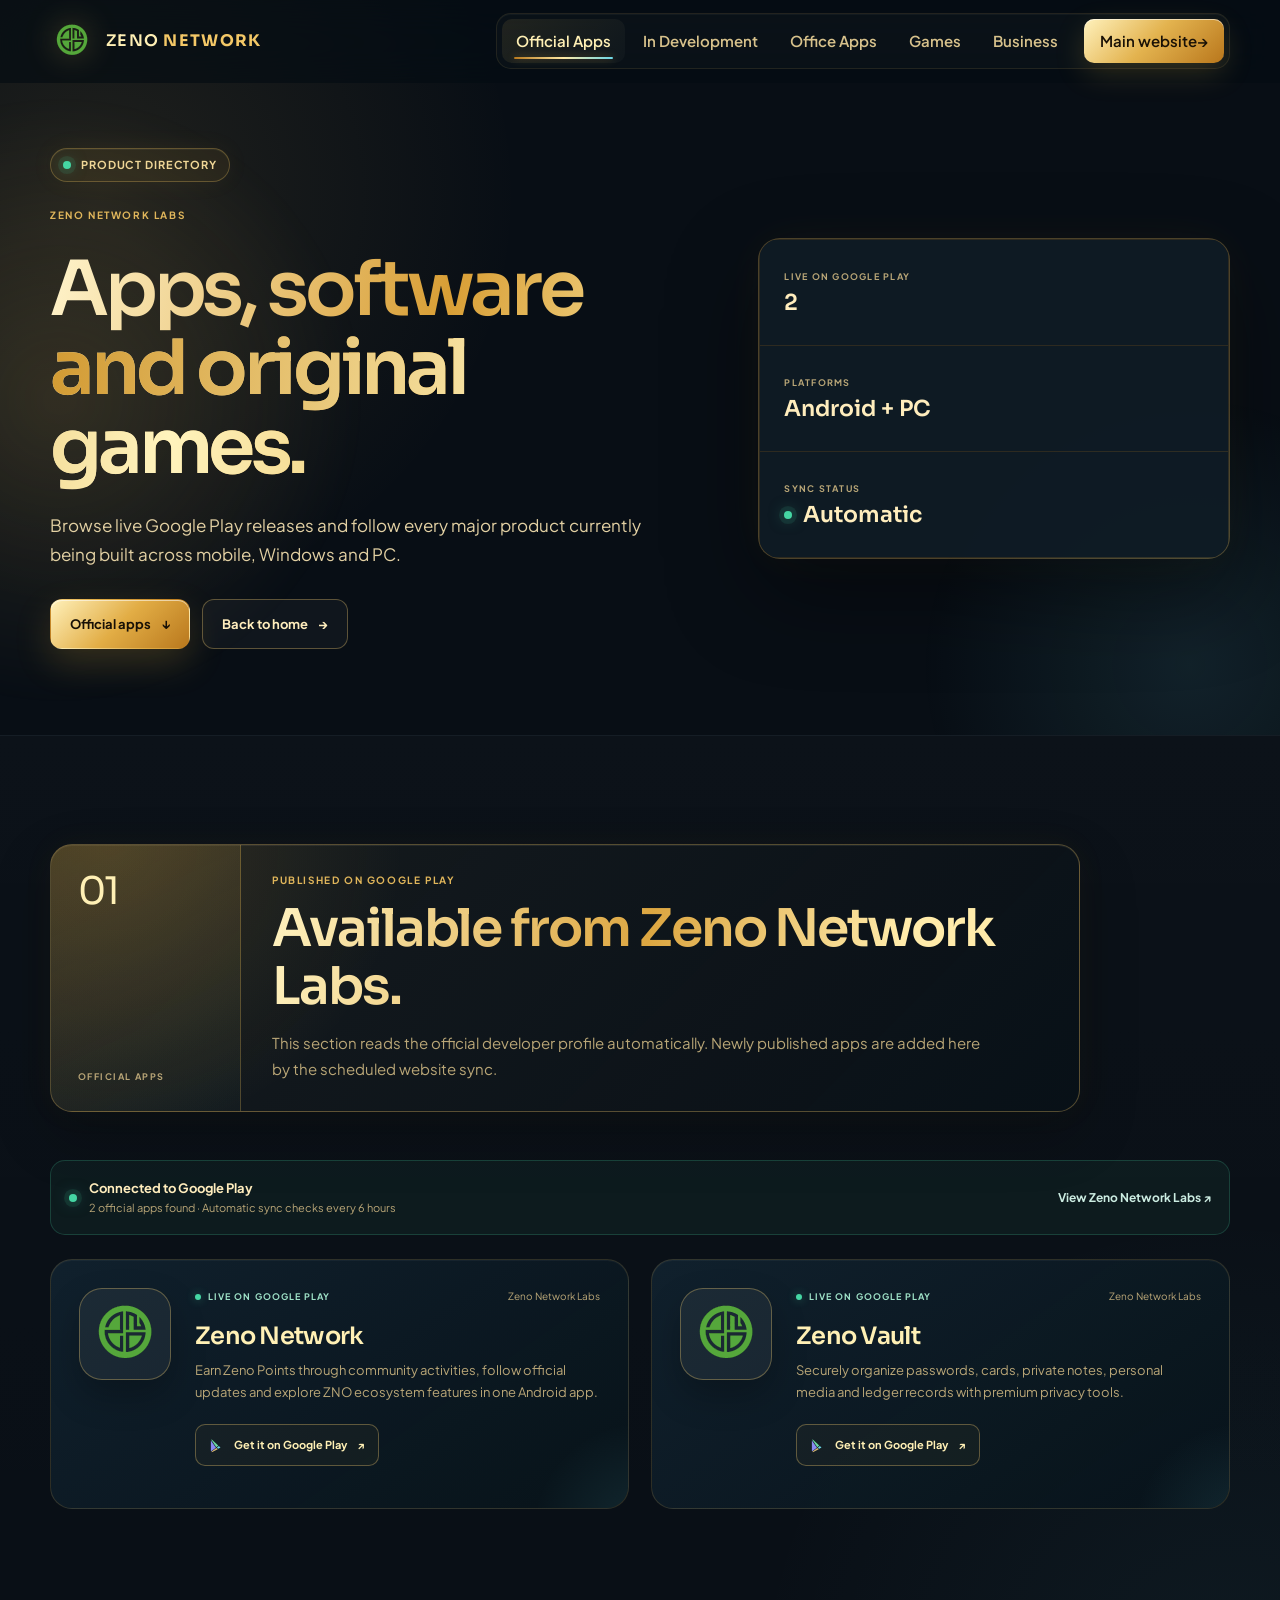
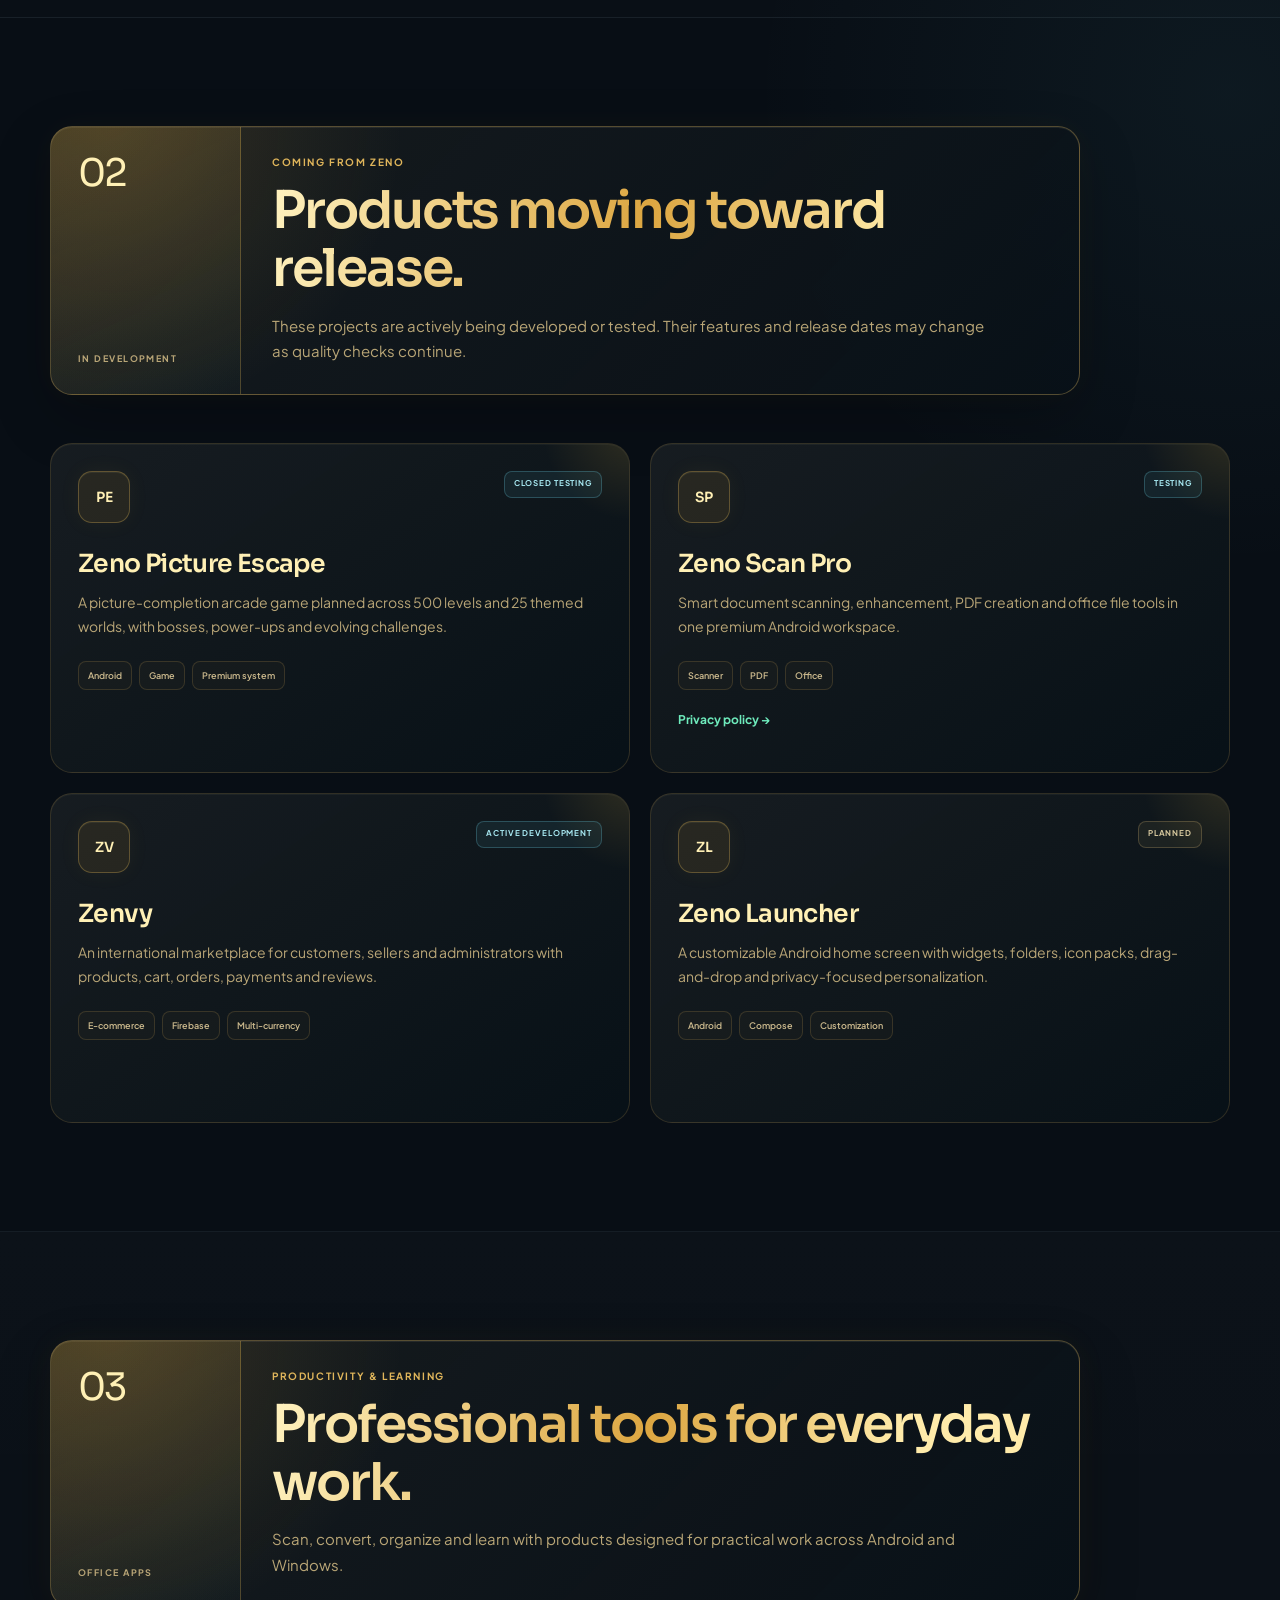
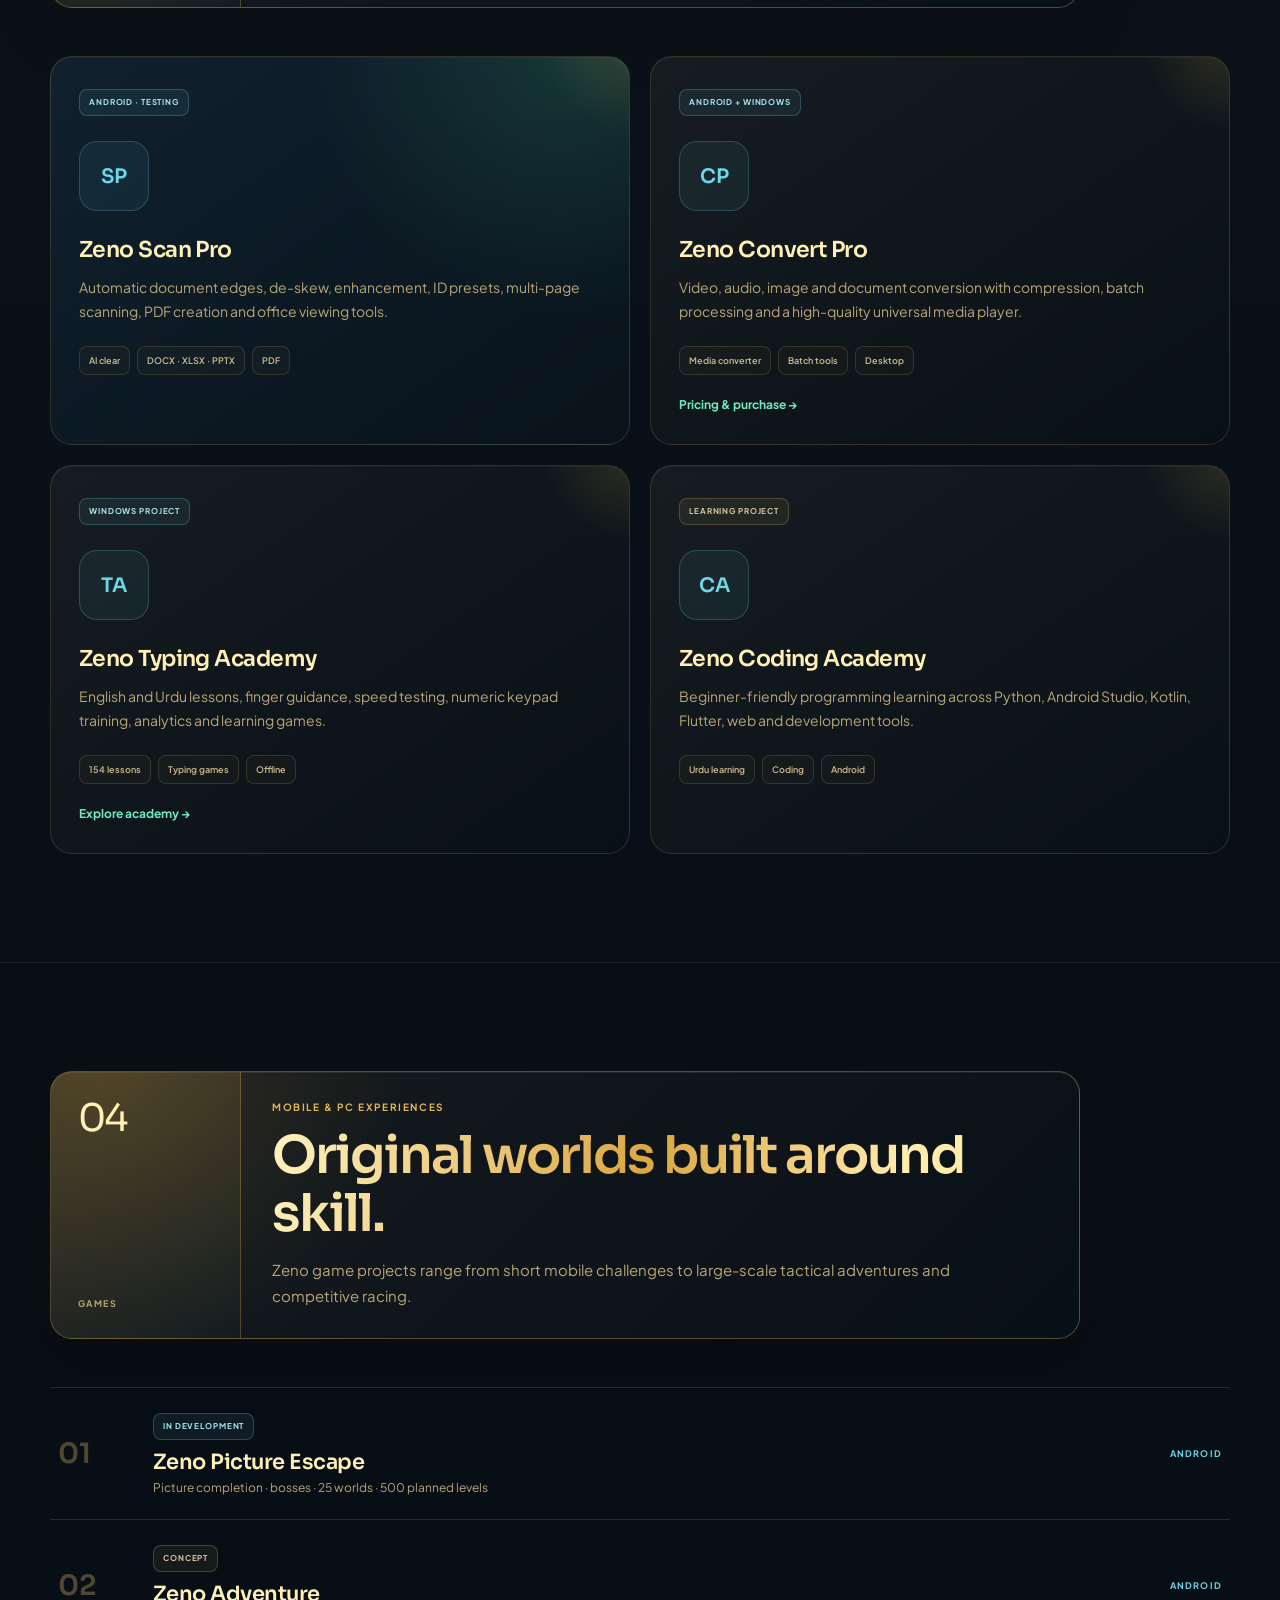
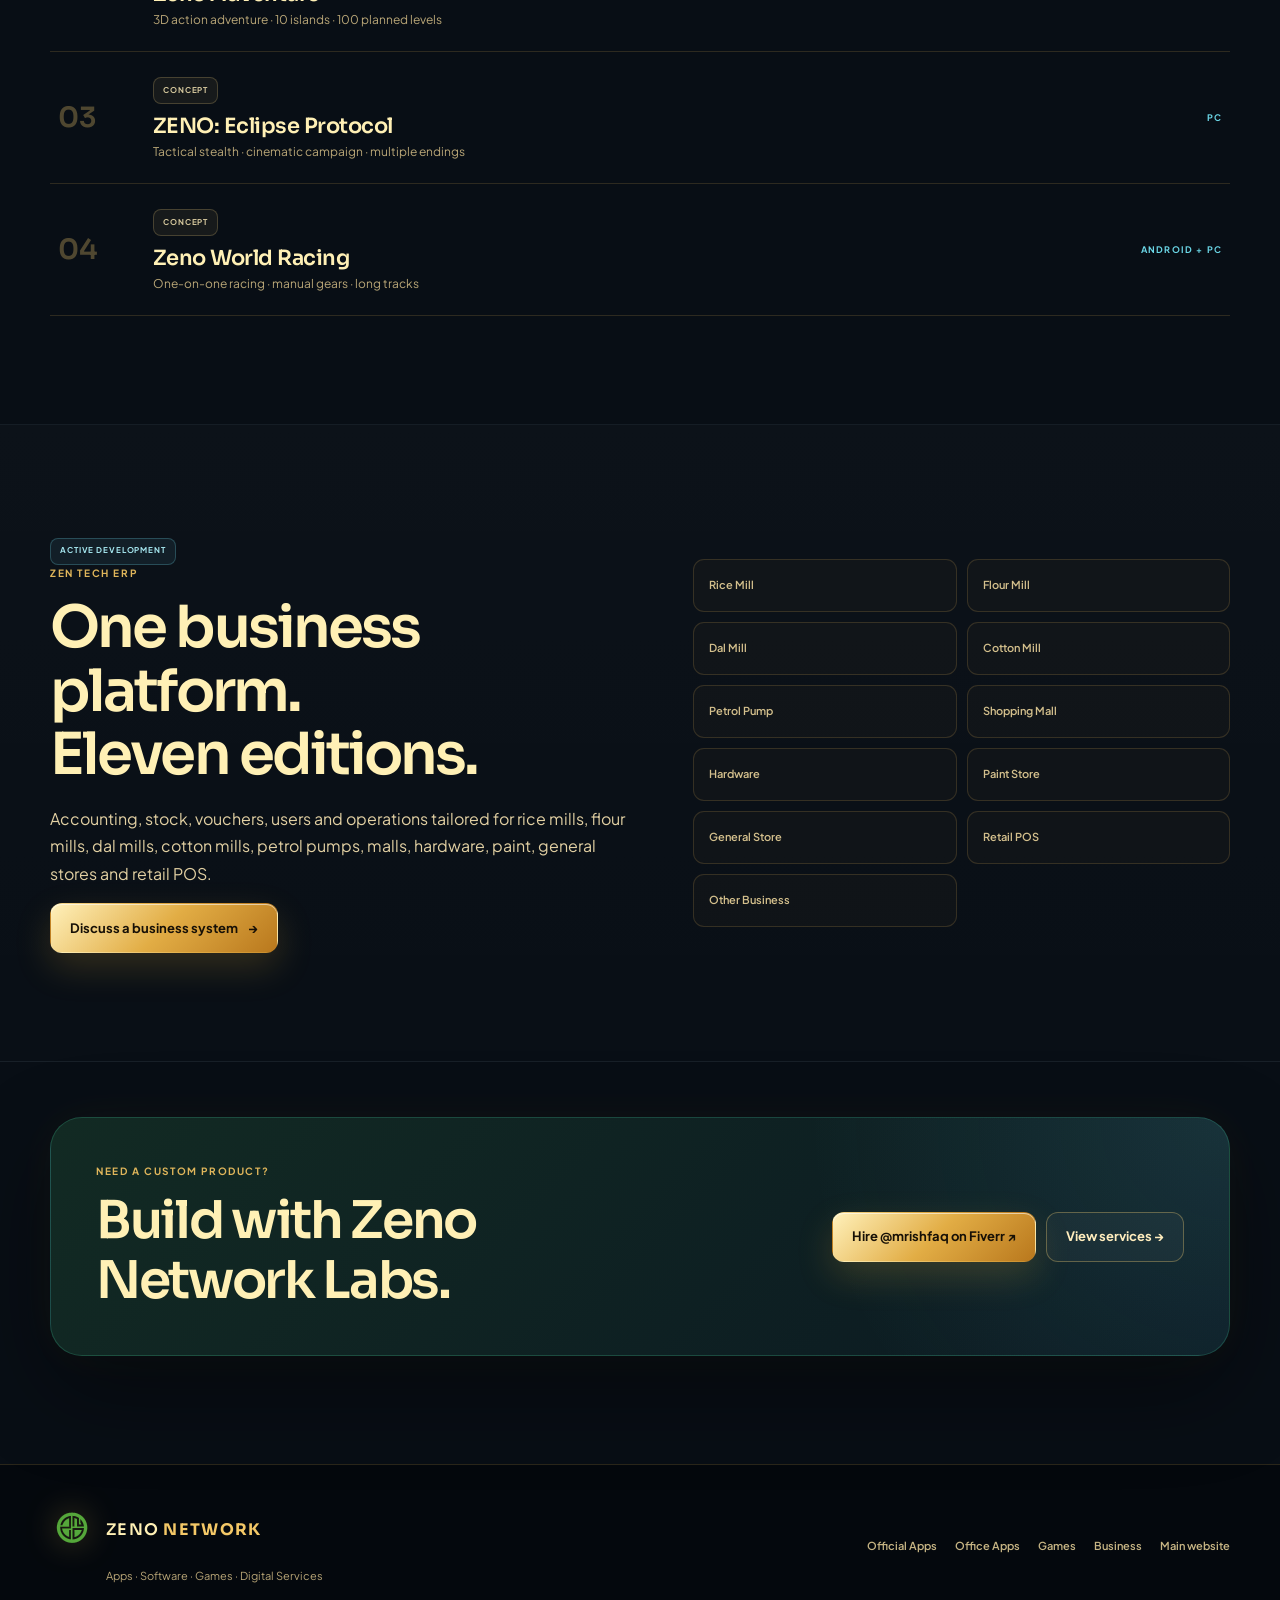
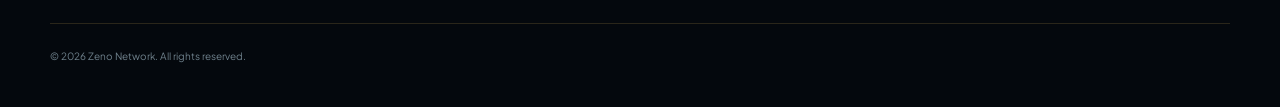
<file: apps.html>
<!doctype html>
<html lang="en">
<head>
  <meta charset="utf-8">
  <meta name="viewport" content="width=device-width,initial-scale=1">
  <title>Apps & Projects | Zeno Network Labs</title>
  <meta name="description" content="Explore official Google Play apps and products in development by Zeno Network Labs, including Android, office, business and game projects.">
  <meta name="theme-color" content="#080e15">
  <meta property="og:title" content="Apps & Projects | Zeno Network Labs">
  <meta property="og:description" content="Official Play Store releases and the complete Zeno product portfolio.">
  <meta property="og:image" content="https://zenonetwork.xyz/zeno-ecosystem-hero-gold.webp">
  <link rel="preconnect" href="https://fonts.googleapis.com">
  <link rel="preconnect" href="https://fonts.gstatic.com" crossorigin>
  <link href="https://fonts.googleapis.com/css2?family=Plus+Jakarta+Sans:wght@400;500;600;700&family=Sora:wght@500;600;700&display=swap" rel="stylesheet">
  <link rel="stylesheet" href="styles.css?v=20260921-fullscreen">
  <script src="site.js?v=20260921-gold" defer></script>
</head>
<body class="apps-page">
  <a class="skip-link" href="#main-content">Skip to content</a>
  <div class="scroll-progress" aria-hidden="true"><span id="scroll-progress-bar"></span></div>

  <header class="site-header" id="site-header">
    <div class="shell nav-shell">
      <a class="brand" href="index.html" aria-label="Zeno Network home"><img src="zno.svg" alt="" width="46" height="46"><span>ZENO <strong>NETWORK</strong></span></a>
      <button class="menu-button" id="menu-button" type="button" aria-expanded="false" aria-controls="primary-nav" aria-label="Open navigation"><span></span><span></span><span></span></button>
      <nav class="primary-nav" id="primary-nav" aria-label="Main navigation">
        <a class="active" href="#official-apps" aria-current="page">Official Apps</a>
        <a href="#development">In Development</a>
        <a href="#office-apps">Office Apps</a>
        <a href="#games">Games</a>
        <a href="#business-software">Business</a>
        <a class="nav-cta" href="index.html">Main website <span>→</span></a>
      </nav>
    </div>
  </header>

  <main id="main-content">
    <section class="page-hero">
      <div class="page-hero-ambient" aria-hidden="true"></div>
      <div class="shell page-hero-grid">
        <div class="reveal">
          <div class="status-pill"><span></span>Product directory</div>
          <p class="overline">ZENO NETWORK LABS</p>
          <h1>Apps, software<br><em>and original games.</em></h1>
          <p>Browse live Google Play releases and follow every major product currently being built across mobile, Windows and PC.</p>
          <div class="hero-actions"><a class="button button-primary" href="#official-apps">Official apps <span>↓</span></a><a class="button button-secondary" href="index.html">Back to home <span>→</span></a></div>
        </div>
        <div class="directory-panel reveal">
          <div><small>LIVE ON GOOGLE PLAY</small><strong id="directory-app-count">2</strong></div>
          <div><small>PLATFORMS</small><strong>Android + PC</strong></div>
          <div><small>SYNC STATUS</small><strong class="sync-state"><span class="signal-dot"></span>Automatic</strong></div>
        </div>
      </div>
    </section>

    <section class="section section-tinted" id="official-apps">
      <div class="shell">
        <div class="section-heading reveal">
          <div class="heading-index"><span>01</span><small>OFFICIAL APPS</small></div>
          <div><p class="overline">PUBLISHED ON GOOGLE PLAY</p><h2>Available from Zeno Network Labs.</h2><p>This section reads the official developer profile automatically. Newly published apps are added here by the scheduled website sync.</p></div>
        </div>
        <div class="sync-bar reveal"><div><span class="signal-dot"></span><strong>Connected to Google Play</strong><small id="play-sync-label">Checking official app catalogue…</small></div><a href="https://play.google.com/store/apps/developer?id=Zeno+Network+Labs" target="_blank" rel="noopener noreferrer">View Zeno Network Labs ↗</a></div>
        <div class="app-grid app-grid-full" id="play-apps-grid" aria-live="polite">
          <div class="app-skeleton"></div><div class="app-skeleton"></div>
        </div>
        <noscript><p class="noscript-note">JavaScript is required to load the current Google Play app catalogue. <a href="https://play.google.com/store/apps/developer?id=Zeno+Network+Labs">View it on Google Play.</a></p></noscript>
      </div>
    </section>

    <section class="section" id="development">
      <div class="shell">
        <div class="section-heading reveal">
          <div class="heading-index"><span>02</span><small>IN DEVELOPMENT</small></div>
          <div><p class="overline">COMING FROM ZENO</p><h2>Products moving toward release.</h2><p>These projects are actively being developed or tested. Their features and release dates may change as quality checks continue.</p></div>
        </div>
        <div class="portfolio-grid">
          <article class="portfolio-card reveal"><div class="portfolio-top"><span class="portfolio-icon">PE</span><span class="status-chip status-build">CLOSED TESTING</span></div><h3>Zeno Picture Escape</h3><p>A picture-completion arcade game planned across 500 levels and 25 themed worlds, with bosses, power-ups and evolving challenges.</p><div class="tag-row"><span>Android</span><span>Game</span><span>Premium system</span></div></article>
          <article class="portfolio-card reveal"><div class="portfolio-top"><span class="portfolio-icon">SP</span><span class="status-chip status-build">TESTING</span></div><h3>Zeno Scan Pro</h3><p>Smart document scanning, enhancement, PDF creation and office file tools in one premium Android workspace.</p><div class="tag-row"><span>Scanner</span><span>PDF</span><span>Office</span></div><a class="text-link" href="zeno-scan-pro-privacy.html">Privacy policy →</a></article>
          <article class="portfolio-card reveal"><div class="portfolio-top"><span class="portfolio-icon">ZV</span><span class="status-chip status-build">ACTIVE DEVELOPMENT</span></div><h3>Zenvy</h3><p>An international marketplace for customers, sellers and administrators with products, cart, orders, payments and reviews.</p><div class="tag-row"><span>E-commerce</span><span>Firebase</span><span>Multi-currency</span></div></article>
          <article class="portfolio-card reveal"><div class="portfolio-top"><span class="portfolio-icon">ZL</span><span class="status-chip status-concept">PLANNED</span></div><h3>Zeno Launcher</h3><p>A customizable Android home screen with widgets, folders, icon packs, drag-and-drop and privacy-focused personalization.</p><div class="tag-row"><span>Android</span><span>Compose</span><span>Customization</span></div></article>
        </div>
      </div>
    </section>

    <section class="section section-tinted" id="office-apps">
      <div class="shell">
        <div class="section-heading reveal">
          <div class="heading-index"><span>03</span><small>OFFICE APPS</small></div>
          <div><p class="overline">PRODUCTIVITY & LEARNING</p><h2>Professional tools for everyday work.</h2><p>Scan, convert, organize and learn with products designed for practical work across Android and Windows.</p></div>
        </div>
        <div class="showcase-grid">
          <article class="showcase-card featured reveal"><span class="status-chip status-build">ANDROID · TESTING</span><div class="showcase-monogram">SP</div><h3>Zeno Scan Pro</h3><p>Automatic document edges, de-skew, enhancement, ID presets, multi-page scanning, PDF creation and office viewing tools.</p><div class="tag-row"><span>AI clear</span><span>DOCX · XLSX · PPTX</span><span>PDF</span></div></article>
          <article class="showcase-card reveal"><span class="status-chip status-build">ANDROID + WINDOWS</span><div class="showcase-monogram">CP</div><h3>Zeno Convert Pro</h3><p>Video, audio, image and document conversion with compression, batch processing and a high-quality universal media player.</p><div class="tag-row"><span>Media converter</span><span>Batch tools</span><span>Desktop</span></div><a class="text-link" href="zeno-convert-pro.html">Pricing & purchase →</a></article>
          <article class="showcase-card reveal"><span class="status-chip status-build">WINDOWS PROJECT</span><div class="showcase-monogram">TA</div><h3>Zeno Typing Academy</h3><p>English and Urdu lessons, finger guidance, speed testing, numeric keypad training, analytics and learning games.</p><div class="tag-row"><span>154 lessons</span><span>Typing games</span><span>Offline</span></div><a class="text-link" href="typing-academy.html">Explore academy →</a></article>
          <article class="showcase-card reveal"><span class="status-chip status-concept">LEARNING PROJECT</span><div class="showcase-monogram">CA</div><h3>Zeno Coding Academy</h3><p>Beginner-friendly programming learning across Python, Android Studio, Kotlin, Flutter, web and development tools.</p><div class="tag-row"><span>Urdu learning</span><span>Coding</span><span>Android</span></div></article>
        </div>
      </div>
    </section>

    <section class="section" id="games">
      <div class="shell">
        <div class="section-heading reveal">
          <div class="heading-index"><span>04</span><small>GAMES</small></div>
          <div><p class="overline">MOBILE & PC EXPERIENCES</p><h2>Original worlds built around skill.</h2><p>Zeno game projects range from short mobile challenges to large-scale tactical adventures and competitive racing.</p></div>
        </div>
        <div class="game-directory">
          <article class="game-entry reveal"><span class="game-index">01</span><div><span class="status-chip status-build">IN DEVELOPMENT</span><h3>Zeno Picture Escape</h3><p>Picture completion · bosses · 25 worlds · 500 planned levels</p></div><span class="platform-label">ANDROID</span></article>
          <article class="game-entry reveal"><span class="game-index">02</span><div><span class="status-chip status-concept">CONCEPT</span><h3>Zeno Adventure</h3><p>3D action adventure · 10 islands · 100 planned levels</p></div><span class="platform-label">ANDROID</span></article>
          <article class="game-entry reveal"><span class="game-index">03</span><div><span class="status-chip status-concept">CONCEPT</span><h3>ZENO: Eclipse Protocol</h3><p>Tactical stealth · cinematic campaign · multiple endings</p></div><span class="platform-label">PC</span></article>
          <article class="game-entry reveal"><span class="game-index">04</span><div><span class="status-chip status-concept">CONCEPT</span><h3>Zeno World Racing</h3><p>One-on-one racing · manual gears · long tracks</p></div><span class="platform-label">ANDROID + PC</span></article>
        </div>
      </div>
    </section>

    <section class="section section-tinted" id="business-software">
      <div class="shell business-grid">
        <div class="business-copy reveal"><span class="status-chip status-build">ACTIVE DEVELOPMENT</span><p class="overline">ZEN TECH ERP</p><h2>One business platform.<br>Eleven editions.</h2><p>Accounting, stock, vouchers, users and operations tailored for rice mills, flour mills, dal mills, cotton mills, petrol pumps, malls, hardware, paint, general stores and retail POS.</p><a class="button button-primary" href="index.html#services">Discuss a business system <span>→</span></a></div>
        <div class="edition-grid reveal"><span>Rice Mill</span><span>Flour Mill</span><span>Dal Mill</span><span>Cotton Mill</span><span>Petrol Pump</span><span>Shopping Mall</span><span>Hardware</span><span>Paint Store</span><span>General Store</span><span>Retail POS</span><span>Other Business</span></div>
      </div>
    </section>

    <section class="section contact-section">
      <div class="shell contact-panel reveal"><div><p class="overline">NEED A CUSTOM PRODUCT?</p><h2>Build with Zeno Network Labs.</h2></div><div class="contact-actions"><a class="button button-primary" href="https://www.fiverr.com/mrishfaq" target="_blank" rel="noopener noreferrer">Hire @mrishfaq on Fiverr ↗</a><a class="button button-secondary" href="index.html#services">View services →</a></div></div>
    </section>
  </main>

  <footer class="site-footer">
    <div class="shell footer-grid">
      <div class="footer-brand"><a class="brand" href="index.html"><img src="zno.svg" alt="" width="42" height="42"><span>ZENO <strong>NETWORK</strong></span></a><p>Apps · Software · Games · Digital Services</p></div>
      <div class="footer-links"><a href="#official-apps">Official Apps</a><a href="#office-apps">Office Apps</a><a href="#games">Games</a><a href="#business-software">Business</a><a href="index.html">Main website</a></div>
      <p class="copyright">© <span id="current-year">2026</span> Zeno Network. All rights reserved.</p>
    </div>
  </footer>
</body>
</html>
</file>
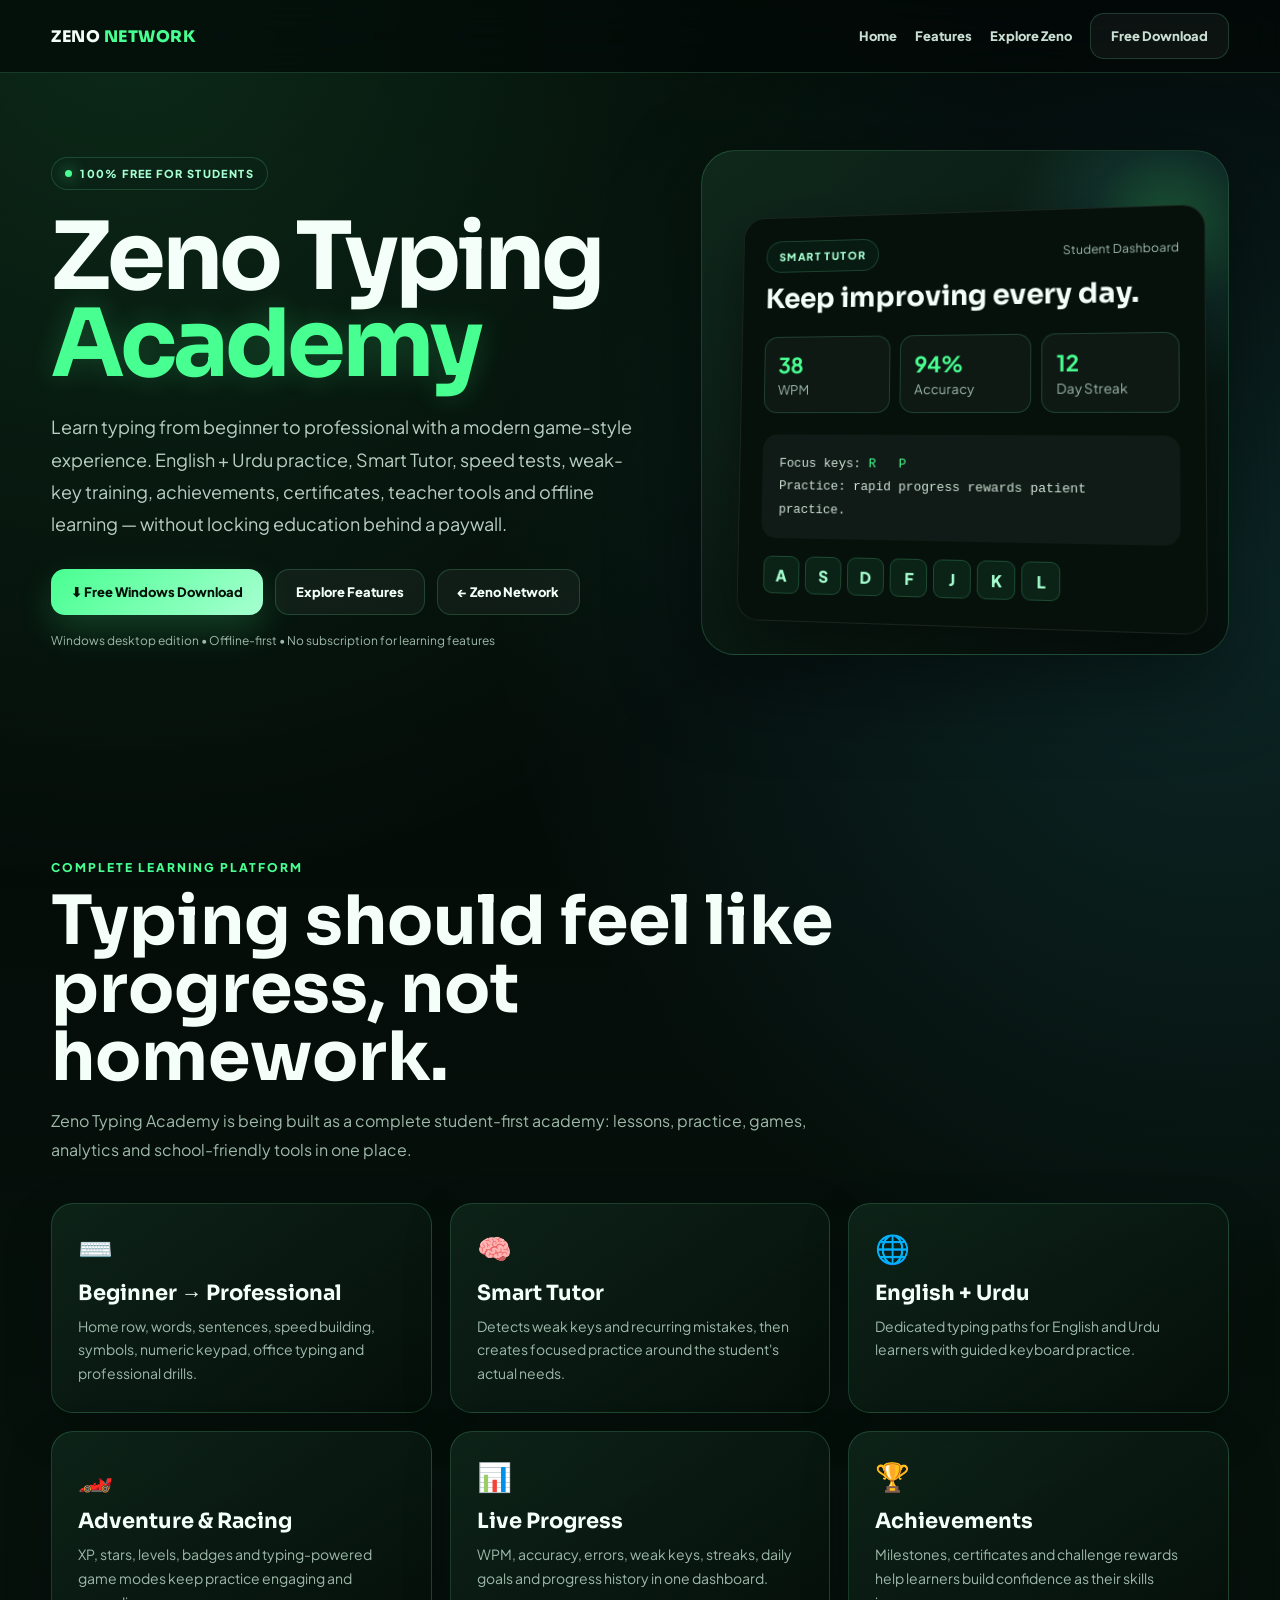
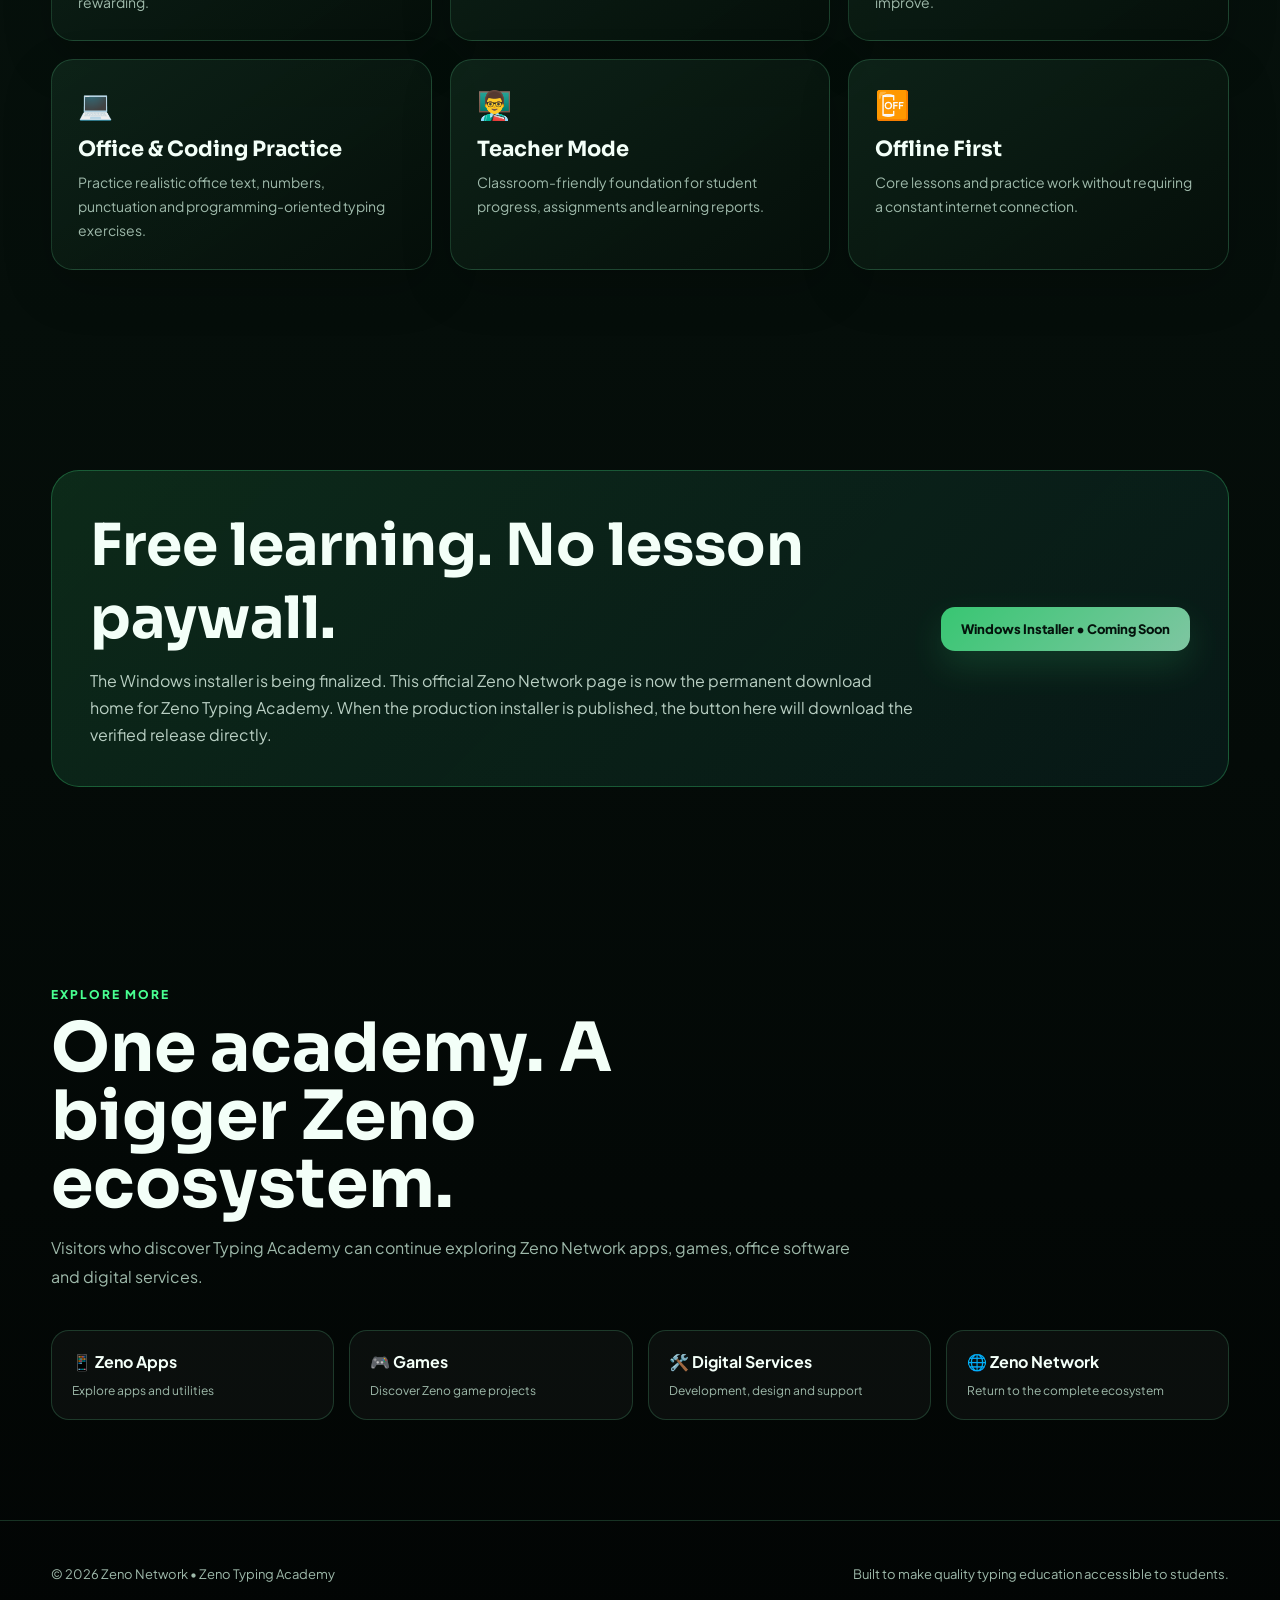
<file: typing-academy.html>
<!doctype html>
<html lang="en">
<head>
<meta charset="utf-8">
<meta name="viewport" content="width=device-width,initial-scale=1">
<title>Zeno Typing Academy | Free Typing Learning by Zeno Network</title>
<meta name="description" content="Zeno Typing Academy is a completely free, game-style typing learning platform for students with English and Urdu practice, Smart Tutor, speed tests, achievements and offline learning.">
<meta name="theme-color" content="#06100d">
<link rel="preconnect" href="https://fonts.googleapis.com">
<link rel="preconnect" href="https://fonts.gstatic.com" crossorigin>
<link href="https://fonts.googleapis.com/css2?family=Plus+Jakarta+Sans:wght@400;500;600;700;800&family=Sora:wght@500;600;700&display=swap" rel="stylesheet">
<style>
:root{--bg:#020605;--panel:rgba(10,28,20,.72);--line:rgba(116,255,178,.18);--green:#48ff91;--mint:#a6ffd0;--cyan:#46e7ff;--white:#f3fff8;--muted:#9eb9aa;--shadow:0 25px 90px rgba(0,0,0,.48)}
*{box-sizing:border-box}html{scroll-behavior:smooth}body{margin:0;color:var(--white);font-family:'Plus Jakarta Sans','Segoe UI',sans-serif;background:radial-gradient(circle at 10% 0%,rgba(72,255,145,.14),transparent 26%),radial-gradient(circle at 95% 18%,rgba(70,231,255,.13),transparent 25%),linear-gradient(180deg,#020604,#06110c 46%,#020504);overflow-x:hidden}a{color:inherit}.wrap{width:min(1180px,92%);margin:auto}.nav{position:fixed;inset:0 0 auto 0;z-index:20;background:rgba(2,8,6,.68);border-bottom:1px solid var(--line);backdrop-filter:blur(20px)}.navin{height:72px;display:flex;align-items:center;justify-content:space-between;gap:18px}.brand{font-family:'Sora';font-weight:800;text-decoration:none;letter-spacing:.5px}.brand span{color:var(--green)}.navlinks{display:flex;gap:18px;align-items:center}.navlinks a{text-decoration:none;color:#c9ded3;font-size:13px;font-weight:800}.btn{display:inline-flex;align-items:center;justify-content:center;text-decoration:none;padding:14px 20px;border-radius:14px;border:1px solid var(--line);font-weight:900;font-size:13px;transition:.25s;background:rgba(255,255,255,.045)}.btn:hover{transform:translateY(-3px);border-color:rgba(72,255,145,.5)}.btn.primary{color:#031109;border:0;background:linear-gradient(135deg,var(--green),var(--mint));box-shadow:0 15px 35px rgba(72,255,145,.18)}.hero{min-height:760px;padding:135px 0 90px;display:flex;align-items:center;position:relative}.grid{display:grid;grid-template-columns:1.06fr .94fr;gap:55px;align-items:center}.badge{display:inline-flex;gap:8px;align-items:center;padding:9px 13px;border-radius:999px;border:1px solid var(--line);background:rgba(12,35,24,.58);color:var(--mint);font-size:11px;font-weight:900;letter-spacing:1.4px}.dot{width:7px;height:7px;border-radius:50%;background:var(--green);box-shadow:0 0 16px var(--green)}h1{font-family:'Sora';font-size:clamp(56px,7.8vw,94px);line-height:.92;letter-spacing:-4px;margin:24px 0}.accent{color:var(--green);text-shadow:0 0 28px rgba(72,255,145,.2)}.lead{font-size:18px;color:#b9cfc3;line-height:1.8;max-width:680px}.actions{display:flex;flex-wrap:wrap;gap:12px;margin-top:28px}.note{margin-top:18px;color:var(--muted);font-size:12px}.academy-card{position:relative;min-height:460px;border:1px solid var(--line);border-radius:34px;background:linear-gradient(145deg,rgba(18,46,31,.78),rgba(4,13,9,.88));box-shadow:var(--shadow);padding:28px;overflow:hidden}.academy-card:before{content:'';position:absolute;width:340px;height:340px;right:-110px;top:-90px;border-radius:50%;background:radial-gradient(circle,rgba(72,255,145,.28),rgba(70,231,255,.08),transparent 68%)}.screen{position:relative;z-index:2;margin-top:30px;border:1px solid rgba(255,255,255,.08);border-radius:22px;background:#06110c;padding:24px;box-shadow:0 24px 60px rgba(0,0,0,.4);transform:perspective(900px) rotateY(-8deg) rotateX(3deg)}.screen-top{display:flex;justify-content:space-between;align-items:center}.screen h3{font-family:'Sora';font-size:28px;margin:10px 0}.statrow{display:grid;grid-template-columns:repeat(3,1fr);gap:10px;margin:22px 0}.stat{padding:14px;border:1px solid var(--line);border-radius:14px;background:rgba(255,255,255,.035)}.stat b{display:block;color:var(--green);font-size:22px}.stat small{color:var(--muted)}.typingbox{font-family:monospace;line-height:1.8;border-radius:15px;background:rgba(255,255,255,.04);padding:18px;color:#cfe4d8}.key{display:inline-grid;place-items:center;min-width:38px;height:38px;border-radius:9px;border:1px solid var(--line);background:rgba(72,255,145,.08);margin:3px;color:var(--mint);font-weight:800}section{padding:100px 0}.section-head{max-width:800px;margin-bottom:38px}.eyebrow{color:var(--green);font-size:12px;font-weight:900;letter-spacing:2px;text-transform:uppercase}.section-head h2{font-family:'Sora';font-size:clamp(42px,6vw,68px);line-height:1;margin:12px 0}.section-head p{color:var(--muted);font-size:16px;line-height:1.8}.features{display:grid;grid-template-columns:repeat(3,1fr);gap:18px}.feature{padding:26px;border:1px solid var(--line);border-radius:22px;background:linear-gradient(145deg,rgba(18,45,31,.66),rgba(5,15,10,.78));box-shadow:0 18px 50px rgba(0,0,0,.2);transition:.3s}.feature:hover{transform:translateY(-6px);border-color:rgba(72,255,145,.42)}.feature .icon{font-size:28px}.feature h3{font-family:'Sora';font-size:21px;margin:14px 0 9px}.feature p{color:var(--muted);line-height:1.7;margin:0;font-size:14px}.freebox{padding:38px;border:1px solid rgba(72,255,145,.25);border-radius:28px;background:linear-gradient(135deg,rgba(72,255,145,.12),rgba(70,231,255,.06));display:grid;grid-template-columns:1fr auto;gap:25px;align-items:center}.freebox h2{font-family:'Sora';font-size:clamp(35px,5vw,58px);margin:0 0 12px}.freebox p{color:#b9cfc3;line-height:1.7;margin:0}.explore{display:grid;grid-template-columns:repeat(4,1fr);gap:15px}.mini{padding:20px;border:1px solid var(--line);border-radius:18px;background:rgba(255,255,255,.035);text-decoration:none;transition:.25s}.mini:hover{transform:translateY(-4px);border-color:rgba(72,255,145,.4)}.mini b{display:block;margin-bottom:6px}.mini span{font-size:12px;color:var(--muted)}footer{padding:45px 0;border-top:1px solid var(--line);color:var(--muted);font-size:13px}.footerin{display:flex;justify-content:space-between;gap:20px;flex-wrap:wrap}@media(max-width:900px){.grid,.freebox{grid-template-columns:1fr}.features{grid-template-columns:repeat(2,1fr)}.explore{grid-template-columns:repeat(2,1fr)}.academy-card{min-height:auto}.navlinks a:not(.btn){display:none}}@media(max-width:560px){.features,.explore{grid-template-columns:1fr}.hero{padding-top:115px}h1{letter-spacing:-2.5px}.statrow{grid-template-columns:1fr}.screen{transform:none}}
</style>
</head>
<body>
<nav class="nav"><div class="wrap navin"><a class="brand" href="index.html">ZENO <span>NETWORK</span></a><div class="navlinks"><a href="index.html">Home</a><a href="#features">Features</a><a href="#explore">Explore Zeno</a><a class="btn" href="#download">Free Download</a></div></div></nav>
<main>
<section class="hero"><div class="wrap grid"><div><div class="badge"><span class="dot"></span> 100% FREE FOR STUDENTS</div><h1>Zeno Typing <span class="accent">Academy</span></h1><p class="lead">Learn typing from beginner to professional with a modern game-style experience. English + Urdu practice, Smart Tutor, speed tests, weak-key training, achievements, certificates, teacher tools and offline learning — without locking education behind a paywall.</p><div class="actions"><a class="btn primary" href="#download">⬇ Free Windows Download</a><a class="btn" href="#features">Explore Features</a><a class="btn" href="index.html">← Zeno Network</a></div><div class="note">Windows desktop edition • Offline-first • No subscription for learning features</div></div><div class="academy-card"><div class="screen"><div class="screen-top"><span class="badge">SMART TUTOR</span><span style="color:#9eb9aa;font-size:12px">Student Dashboard</span></div><h3>Keep improving every day.</h3><div class="statrow"><div class="stat"><b>38</b><small>WPM</small></div><div class="stat"><b>94%</b><small>Accuracy</small></div><div class="stat"><b>12</b><small>Day Streak</small></div></div><div class="typingbox">Focus keys: <span style="color:#48ff91">R</span> &nbsp; <span style="color:#48ff91">P</span><br>Practice: rapid progress rewards patient practice.</div><div style="margin-top:15px"><span class="key">A</span><span class="key">S</span><span class="key">D</span><span class="key">F</span><span class="key">J</span><span class="key">K</span><span class="key">L</span></div></div></div></div></section>
<section id="features"><div class="wrap"><div class="section-head"><div class="eyebrow">Complete Learning Platform</div><h2>Typing should feel like progress, not homework.</h2><p>Zeno Typing Academy is being built as a complete student-first academy: lessons, practice, games, analytics and school-friendly tools in one place.</p></div><div class="features"><article class="feature"><div class="icon">⌨️</div><h3>Beginner → Professional</h3><p>Home row, words, sentences, speed building, symbols, numeric keypad, office typing and professional drills.</p></article><article class="feature"><div class="icon">🧠</div><h3>Smart Tutor</h3><p>Detects weak keys and recurring mistakes, then creates focused practice around the student's actual needs.</p></article><article class="feature"><div class="icon">🌐</div><h3>English + Urdu</h3><p>Dedicated typing paths for English and Urdu learners with guided keyboard practice.</p></article><article class="feature"><div class="icon">🏎️</div><h3>Adventure & Racing</h3><p>XP, stars, levels, badges and typing-powered game modes keep practice engaging and rewarding.</p></article><article class="feature"><div class="icon">📊</div><h3>Live Progress</h3><p>WPM, accuracy, errors, weak keys, streaks, daily goals and progress history in one dashboard.</p></article><article class="feature"><div class="icon">🏆</div><h3>Achievements</h3><p>Milestones, certificates and challenge rewards help learners build confidence as their skills improve.</p></article><article class="feature"><div class="icon">💻</div><h3>Office & Coding Practice</h3><p>Practice realistic office text, numbers, punctuation and programming-oriented typing exercises.</p></article><article class="feature"><div class="icon">👨‍🏫</div><h3>Teacher Mode</h3><p>Classroom-friendly foundation for student progress, assignments and learning reports.</p></article><article class="feature"><div class="icon">📴</div><h3>Offline First</h3><p>Core lessons and practice work without requiring a constant internet connection.</p></article></div></div></section>
<section id="download"><div class="wrap"><div class="freebox"><div><h2>Free learning. No lesson paywall.</h2><p>The Windows installer is being finalized. This official Zeno Network page is now the permanent download home for Zeno Typing Academy. When the production installer is published, the button here will download the verified release directly.</p></div><div><span class="btn primary" aria-disabled="true" style="opacity:.75;cursor:default">Windows Installer • Coming Soon</span></div></div></div></section>
<section id="explore"><div class="wrap"><div class="section-head"><div class="eyebrow">Explore More</div><h2>One academy. A bigger Zeno ecosystem.</h2><p>Visitors who discover Typing Academy can continue exploring Zeno Network apps, games, office software and digital services.</p></div><div class="explore"><a class="mini" href="apps.html#official-apps"><b>📱 Zeno Apps</b><span>Explore apps and utilities</span></a><a class="mini" href="index.html#games"><b>🎮 Games</b><span>Discover Zeno game projects</span></a><a class="mini" href="index.html#services"><b>🛠️ Digital Services</b><span>Development, design and support</span></a><a class="mini" href="index.html"><b>🌐 Zeno Network</b><span>Return to the complete ecosystem</span></a></div></div></section>
</main>
<footer><div class="wrap footerin"><span>© 2026 Zeno Network • Zeno Typing Academy</span><span>Built to make quality typing education accessible to students.</span></div></footer>
</body>
</html>
</file>
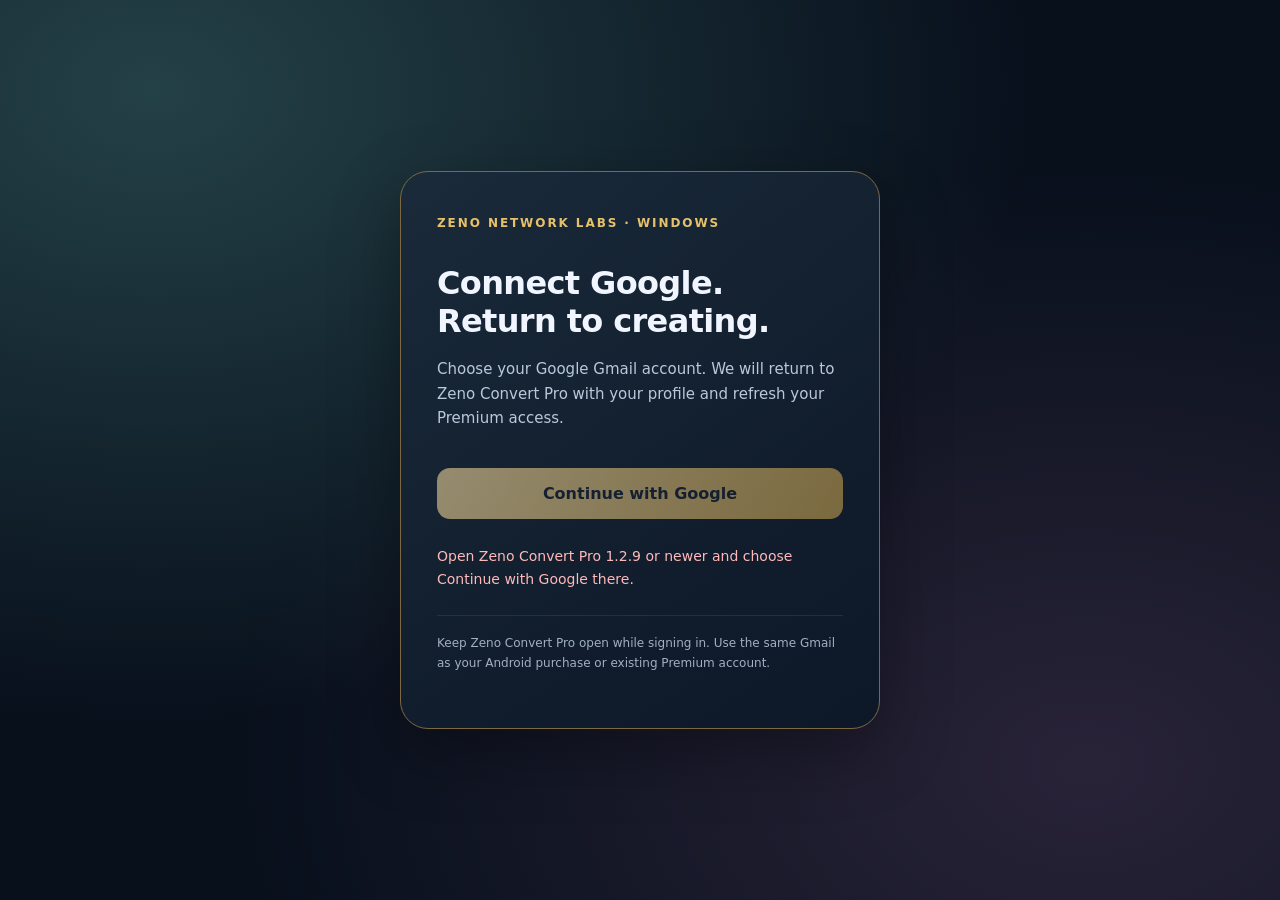
<file: windows-sign-in.html>
<!doctype html>
<html lang="en">
<head>
  <meta charset="utf-8">
  <meta name="viewport" content="width=device-width,initial-scale=1">
  <meta name="referrer" content="origin">
  <meta name="robots" content="noindex,nofollow">
  <title>Google sign-in · Zeno Convert Pro</title>
  <script type="module" src="windows-sign-in.js?v=20261017-direct-google"></script>
  <style>
    :root{color-scheme:dark;font-family:system-ui,-apple-system,"Segoe UI",sans-serif;color:#f1f5ff;background:#08101c}
    *{box-sizing:border-box}body{margin:0;min-height:100vh;display:grid;place-items:center;padding:24px;background:radial-gradient(ellipse at 12% 10%,#244147 0,transparent 55%),radial-gradient(ellipse at 85% 85%,#292338 0,transparent 55%),#08101c}
    main{width:min(100%,480px);padding:42px 36px;border:1px solid #7c6942;border-radius:28px;background:linear-gradient(145deg,#1a2a3aee,#0c1727f5);box-shadow:0 22px 70px #0005}
    .brand{font-size:12px;letter-spacing:.16em;font-weight:750;color:#e7c16a;margin:0 0 30px}h1{font-size:32px;line-height:1.2;letter-spacing:-.02em;margin:0 0 16px}p{color:#b9c8db;line-height:1.65;font-size:15px}
    button{width:100%;margin:22px 0 12px;padding:16px;border:0;border-radius:13px;background:linear-gradient(120deg,#ffe1a0,#d2a94e);color:#172032;font:700 16px system-ui;cursor:pointer}
    button:hover{filter:brightness(1.07)}button:focus-visible{outline:3px solid #77d7e7;outline-offset:4px}button:disabled{cursor:default;opacity:.55}
    #sign-in-status{min-height:3.3em;font-size:14px;margin-bottom:0}#sign-in-status[data-kind=error]{color:#ffb9b9}.note{border-top:1px solid #8e795033;padding-top:18px;margin-top:24px;font-size:12px;color:#a1b0c2}
    @media(max-width:400px){main{padding:30px 22px}h1{font-size:28px}}
    @media(prefers-reduced-motion:no-preference){main{animation:appear .3s ease-out}@keyframes appear{from{opacity:0;transform:translateY(8px)}to{opacity:1;transform:none}}}
  </style>
</head>
<body>
  <main id="desktop-connect">
    <p class="brand">ZENO NETWORK LABS · WINDOWS</p>
    <h1>Connect Google.<br>Return to creating.</h1>
    <p>Choose your Google Gmail account. We will return to Zeno Convert Pro with your profile and refresh your Premium access.</p>
    <button id="google-connect" type="button" disabled>Continue with Google</button>
    <p id="sign-in-status" role="status" aria-live="polite">Preparing Google sign-in…</p>
    <p class="note">Keep Zeno Convert Pro open while signing in. Use the same Gmail as your Android purchase or existing Premium account.</p>
    <noscript><p>Enable JavaScript, then start Continue with Google again in the Windows app.</p></noscript>
  </main>
</body>
</html>
</file>
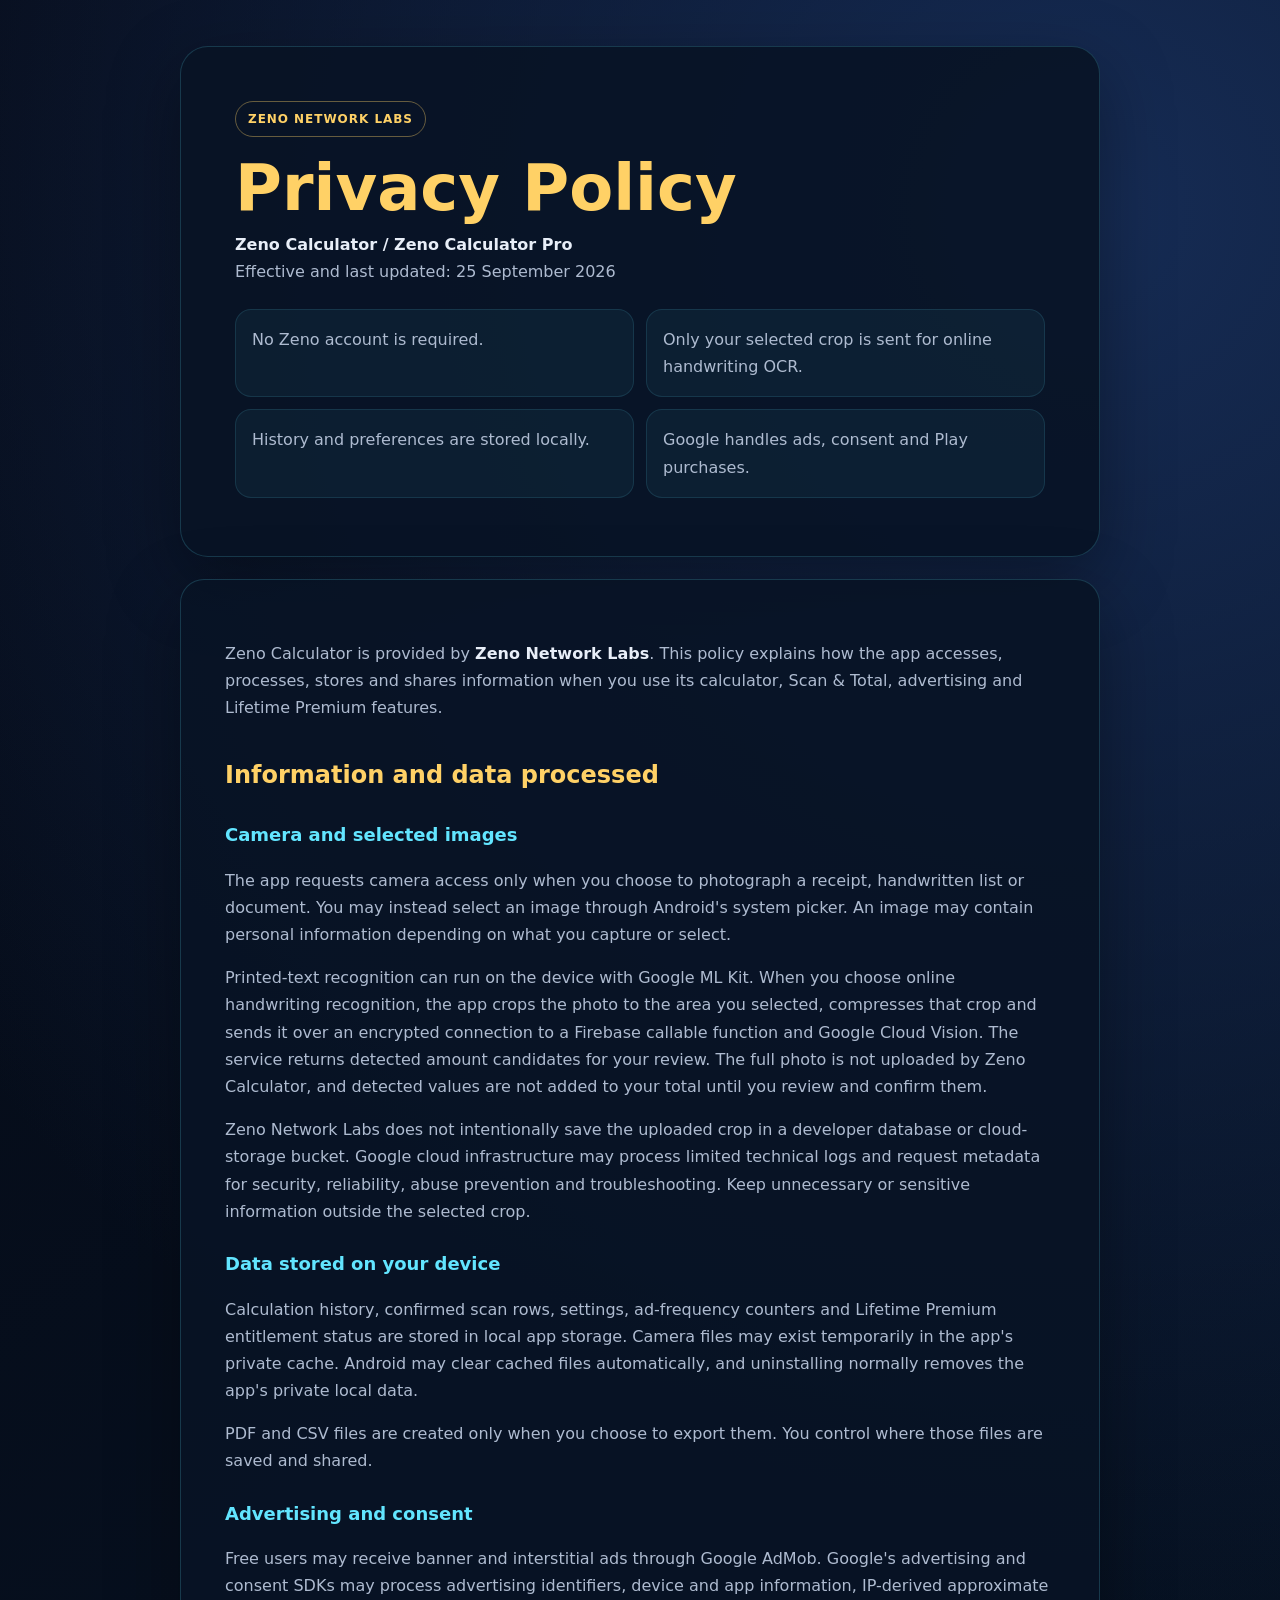
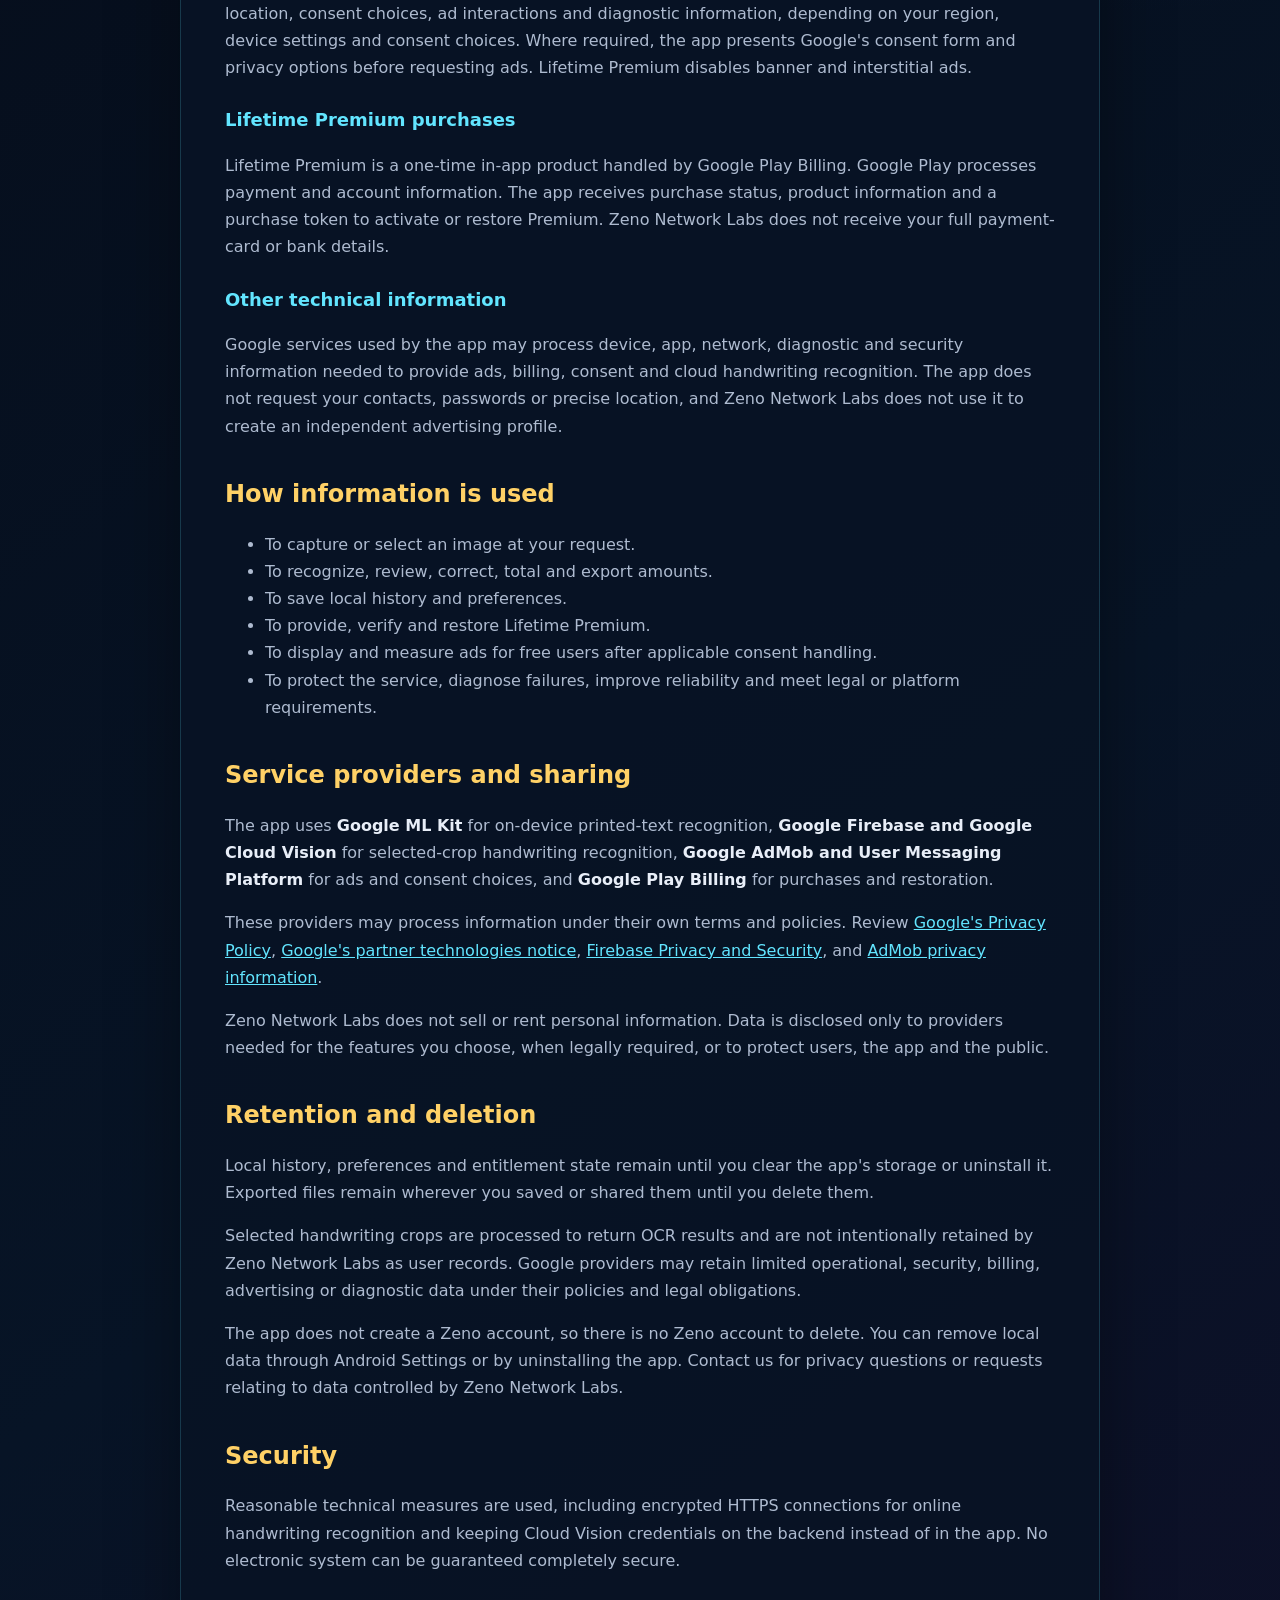
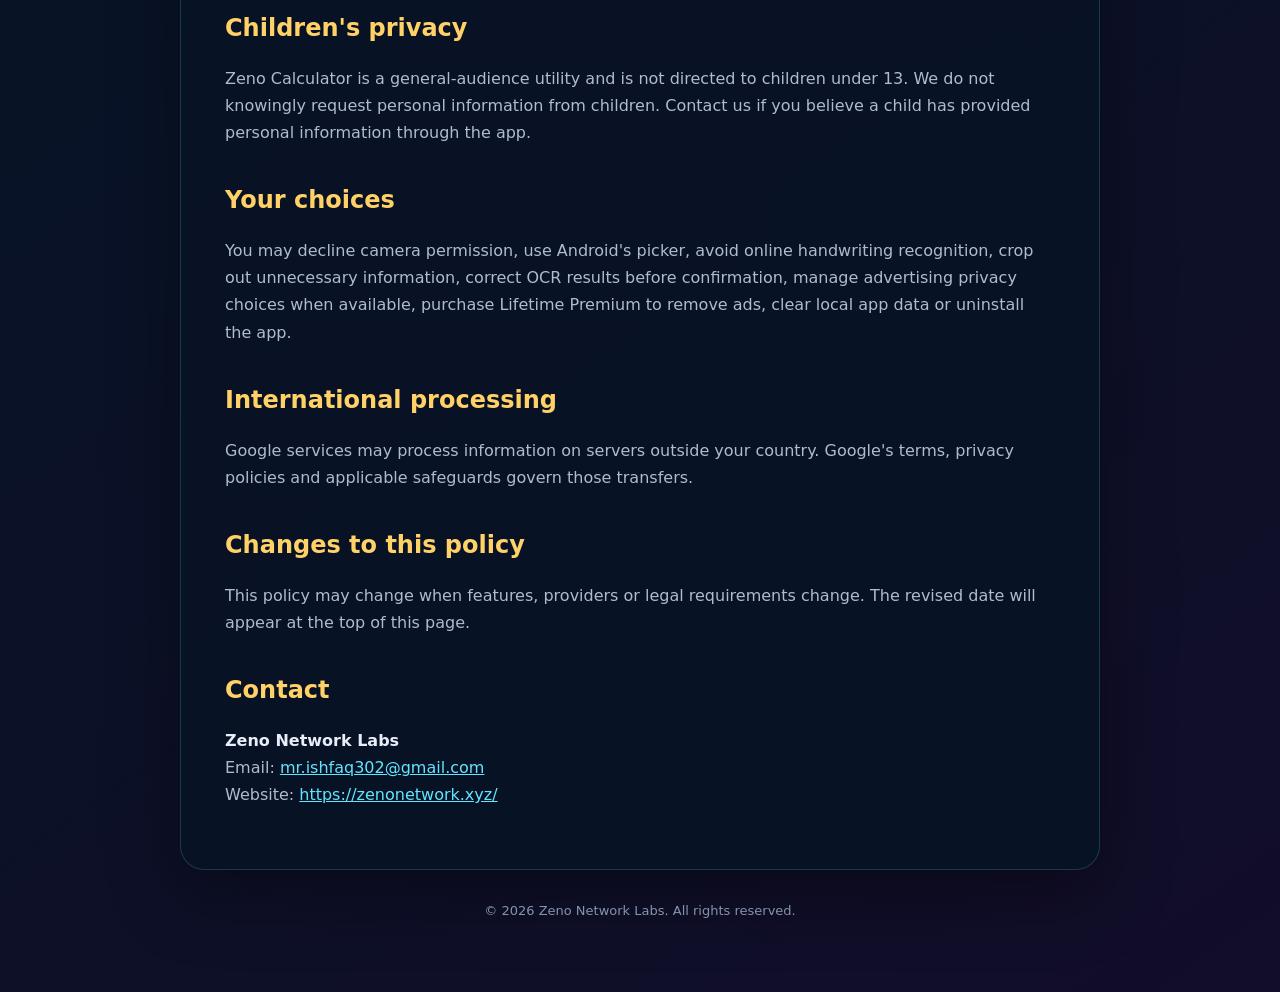
<file: zeno-calculator-privacy.html>
<!doctype html>
<html lang="en">
<head>
  <meta charset="utf-8">
  <meta name="viewport" content="width=device-width,initial-scale=1">
  <meta name="robots" content="index,follow">
  <meta name="theme-color" content="#07111f">
  <meta name="description" content="Privacy Policy for Zeno Calculator by Zeno Network Labs.">
  <title>Zeno Calculator | Privacy Policy</title>
  <style>
    :root { color-scheme: dark; --bg:#050b16; --panel:#0c1930; --text:#e8eef8; --soft:#aebbd0; --gold:#ffd166; --cyan:#62e5ff; --line:rgba(98,229,255,.18); }
    * { box-sizing:border-box; }
    body { margin:0; background:radial-gradient(circle at 85% 5%,#162c55 0,transparent 34%),linear-gradient(145deg,#050914,#071426 60%,#120d29); color:var(--text); font:16px/1.7 system-ui,-apple-system,"Segoe UI",sans-serif; }
    a { color:var(--cyan); }
    .shell { width:min(920px,calc(100% - 32px)); margin:auto; padding:46px 0 70px; }
    .hero,.card { border:1px solid var(--line); background:rgba(8,19,37,.9); box-shadow:0 24px 70px rgba(0,0,0,.35); }
    .hero { padding:clamp(26px,6vw,54px); border-radius:28px; }
    .badge { display:inline-flex; padding:7px 12px; border:1px solid rgba(255,209,102,.38); border-radius:999px; color:var(--gold); font-weight:800; font-size:12px; letter-spacing:.08em; }
    h1 { margin:18px 0 8px; color:var(--gold); font-size:clamp(36px,7vw,64px); line-height:1.05; }
    h2 { margin:34px 0 8px; color:var(--gold); font-size:24px; }
    h3 { margin:24px 0 5px; color:var(--cyan); font-size:18px; }
    p,li { color:var(--soft); }
    strong { color:var(--text); }
    .meta { margin:0; }
    .card { margin-top:22px; padding:clamp(22px,5vw,44px); border-radius:24px; }
    .summary { display:grid; grid-template-columns:repeat(2,minmax(0,1fr)); gap:12px; margin:24px 0 4px; padding:0; list-style:none; }
    .summary li { padding:16px; border-radius:16px; background:rgba(98,229,255,.055); border:1px solid rgba(98,229,255,.12); }
    footer { padding-top:30px; color:#8494ad; text-align:center; font-size:13px; }
    @media (max-width:640px) { .summary { grid-template-columns:1fr; } .shell { padding-top:20px; } }
  </style>
</head>
<body>
  <main class="shell">
    <header class="hero">
      <span class="badge">ZENO NETWORK LABS</span>
      <h1>Privacy Policy</h1>
      <p class="meta"><strong>Zeno Calculator / Zeno Calculator Pro</strong><br>Effective and last updated: 25 September 2026</p>
      <ul class="summary">
        <li>No Zeno account is required.</li>
        <li>Only your selected crop is sent for online handwriting OCR.</li>
        <li>History and preferences are stored locally.</li>
        <li>Google handles ads, consent and Play purchases.</li>
      </ul>
    </header>

    <article class="card">
      <p>Zeno Calculator is provided by <strong>Zeno Network Labs</strong>. This policy explains how the app accesses, processes, stores and shares information when you use its calculator, Scan &amp; Total, advertising and Lifetime Premium features.</p>

      <h2>Information and data processed</h2>
      <h3>Camera and selected images</h3>
      <p>The app requests camera access only when you choose to photograph a receipt, handwritten list or document. You may instead select an image through Android's system picker. An image may contain personal information depending on what you capture or select.</p>
      <p>Printed-text recognition can run on the device with Google ML Kit. When you choose online handwriting recognition, the app crops the photo to the area you selected, compresses that crop and sends it over an encrypted connection to a Firebase callable function and Google Cloud Vision. The service returns detected amount candidates for your review. The full photo is not uploaded by Zeno Calculator, and detected values are not added to your total until you review and confirm them.</p>
      <p>Zeno Network Labs does not intentionally save the uploaded crop in a developer database or cloud-storage bucket. Google cloud infrastructure may process limited technical logs and request metadata for security, reliability, abuse prevention and troubleshooting. Keep unnecessary or sensitive information outside the selected crop.</p>

      <h3>Data stored on your device</h3>
      <p>Calculation history, confirmed scan rows, settings, ad-frequency counters and Lifetime Premium entitlement status are stored in local app storage. Camera files may exist temporarily in the app's private cache. Android may clear cached files automatically, and uninstalling normally removes the app's private local data.</p>
      <p>PDF and CSV files are created only when you choose to export them. You control where those files are saved and shared.</p>

      <h3>Advertising and consent</h3>
      <p>Free users may receive banner and interstitial ads through Google AdMob. Google's advertising and consent SDKs may process advertising identifiers, device and app information, IP-derived approximate location, consent choices, ad interactions and diagnostic information, depending on your region, device settings and consent choices. Where required, the app presents Google's consent form and privacy options before requesting ads. Lifetime Premium disables banner and interstitial ads.</p>

      <h3>Lifetime Premium purchases</h3>
      <p>Lifetime Premium is a one-time in-app product handled by Google Play Billing. Google Play processes payment and account information. The app receives purchase status, product information and a purchase token to activate or restore Premium. Zeno Network Labs does not receive your full payment-card or bank details.</p>

      <h3>Other technical information</h3>
      <p>Google services used by the app may process device, app, network, diagnostic and security information needed to provide ads, billing, consent and cloud handwriting recognition. The app does not request your contacts, passwords or precise location, and Zeno Network Labs does not use it to create an independent advertising profile.</p>

      <h2>How information is used</h2>
      <ul>
        <li>To capture or select an image at your request.</li>
        <li>To recognize, review, correct, total and export amounts.</li>
        <li>To save local history and preferences.</li>
        <li>To provide, verify and restore Lifetime Premium.</li>
        <li>To display and measure ads for free users after applicable consent handling.</li>
        <li>To protect the service, diagnose failures, improve reliability and meet legal or platform requirements.</li>
      </ul>

      <h2>Service providers and sharing</h2>
      <p>The app uses <strong>Google ML Kit</strong> for on-device printed-text recognition, <strong>Google Firebase and Google Cloud Vision</strong> for selected-crop handwriting recognition, <strong>Google AdMob and User Messaging Platform</strong> for ads and consent choices, and <strong>Google Play Billing</strong> for purchases and restoration.</p>
      <p>These providers may process information under their own terms and policies. Review <a href="https://policies.google.com/privacy">Google's Privacy Policy</a>, <a href="https://policies.google.com/technologies/partner-sites">Google's partner technologies notice</a>, <a href="https://firebase.google.com/support/privacy">Firebase Privacy and Security</a>, and <a href="https://support.google.com/admob/answer/6128543">AdMob privacy information</a>.</p>
      <p>Zeno Network Labs does not sell or rent personal information. Data is disclosed only to providers needed for the features you choose, when legally required, or to protect users, the app and the public.</p>

      <h2>Retention and deletion</h2>
      <p>Local history, preferences and entitlement state remain until you clear the app's storage or uninstall it. Exported files remain wherever you saved or shared them until you delete them.</p>
      <p>Selected handwriting crops are processed to return OCR results and are not intentionally retained by Zeno Network Labs as user records. Google providers may retain limited operational, security, billing, advertising or diagnostic data under their policies and legal obligations.</p>
      <p>The app does not create a Zeno account, so there is no Zeno account to delete. You can remove local data through Android Settings or by uninstalling the app. Contact us for privacy questions or requests relating to data controlled by Zeno Network Labs.</p>

      <h2>Security</h2>
      <p>Reasonable technical measures are used, including encrypted HTTPS connections for online handwriting recognition and keeping Cloud Vision credentials on the backend instead of in the app. No electronic system can be guaranteed completely secure.</p>

      <h2>Children's privacy</h2>
      <p>Zeno Calculator is a general-audience utility and is not directed to children under 13. We do not knowingly request personal information from children. Contact us if you believe a child has provided personal information through the app.</p>

      <h2>Your choices</h2>
      <p>You may decline camera permission, use Android's picker, avoid online handwriting recognition, crop out unnecessary information, correct OCR results before confirmation, manage advertising privacy choices when available, purchase Lifetime Premium to remove ads, clear local app data or uninstall the app.</p>

      <h2>International processing</h2>
      <p>Google services may process information on servers outside your country. Google's terms, privacy policies and applicable safeguards govern those transfers.</p>

      <h2>Changes to this policy</h2>
      <p>This policy may change when features, providers or legal requirements change. The revised date will appear at the top of this page.</p>

      <h2>Contact</h2>
      <p><strong>Zeno Network Labs</strong><br>Email: <a href="mailto:mr.ishfaq302@gmail.com">mr.ishfaq302@gmail.com</a><br>Website: <a href="https://zenonetwork.xyz/">https://zenonetwork.xyz/</a></p>
    </article>
    <footer>© 2026 Zeno Network Labs. All rights reserved.</footer>
  </main>
</body>
</html>
</file>
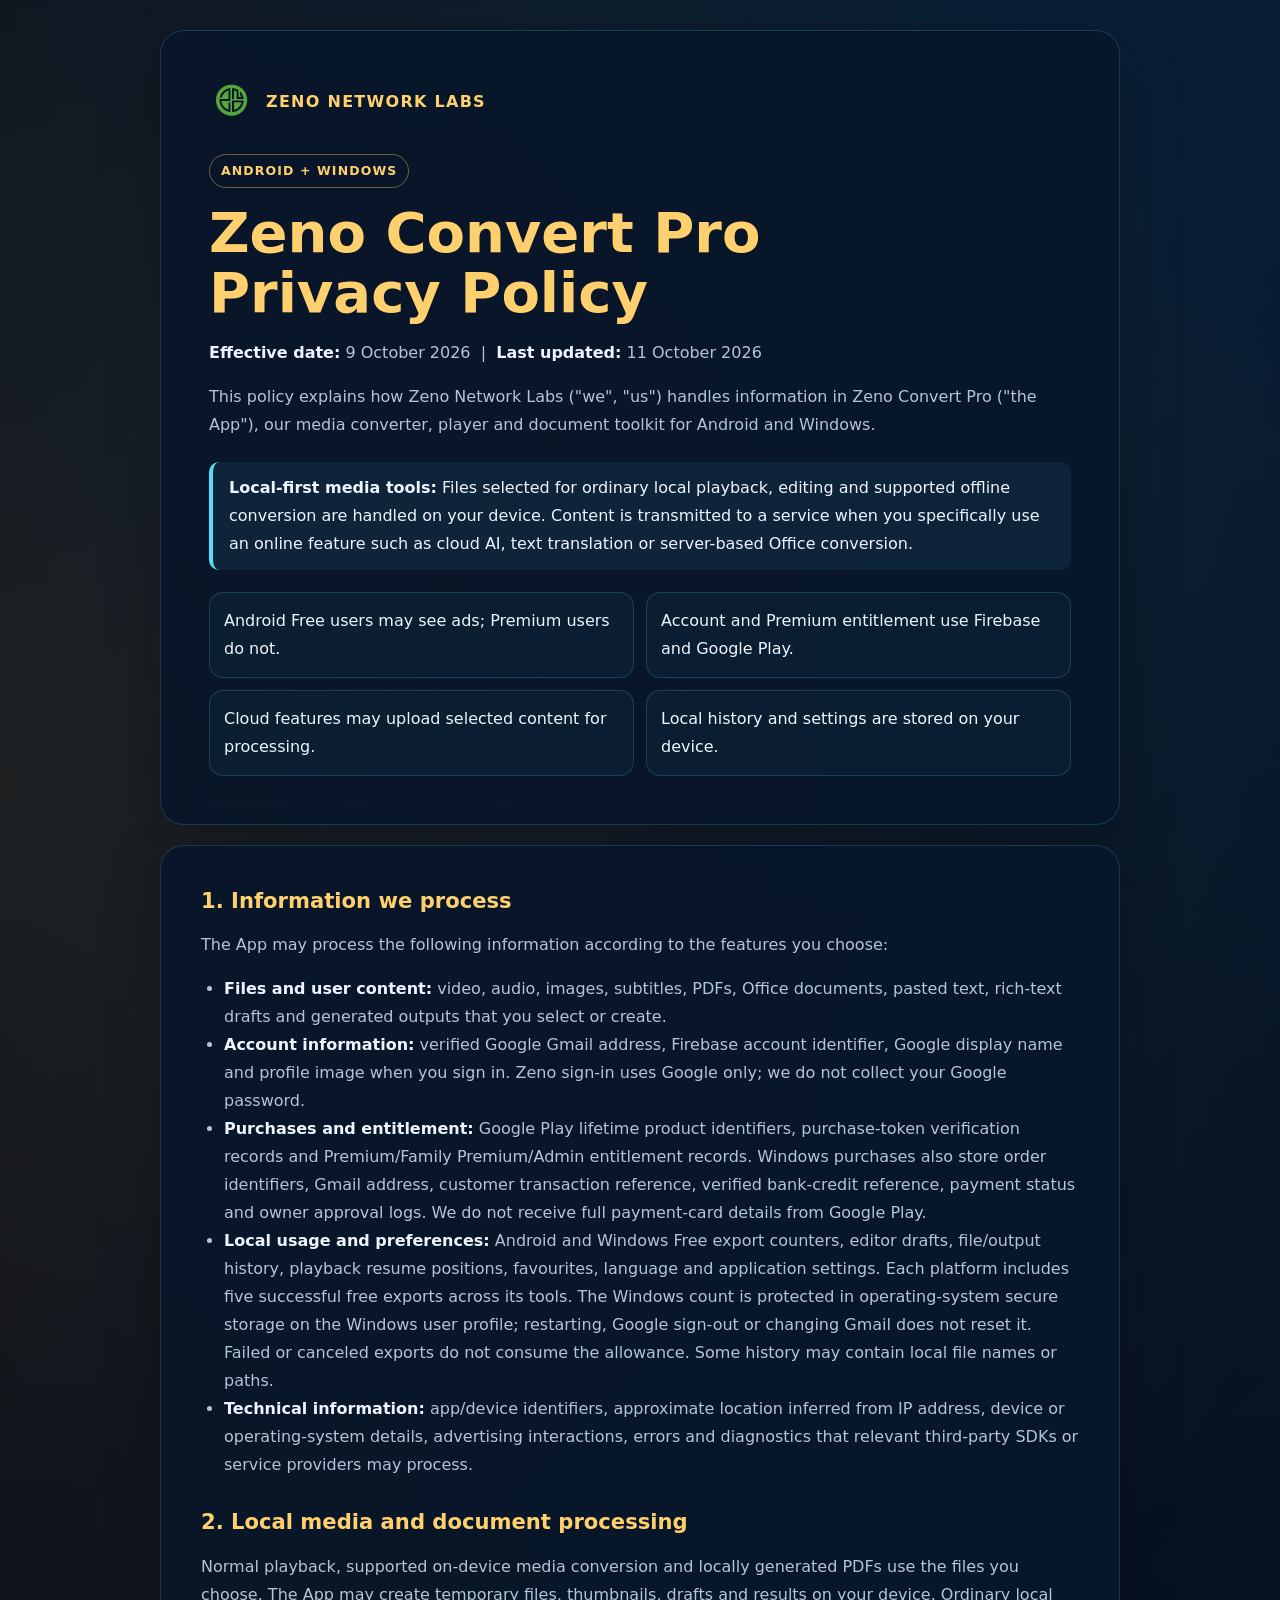
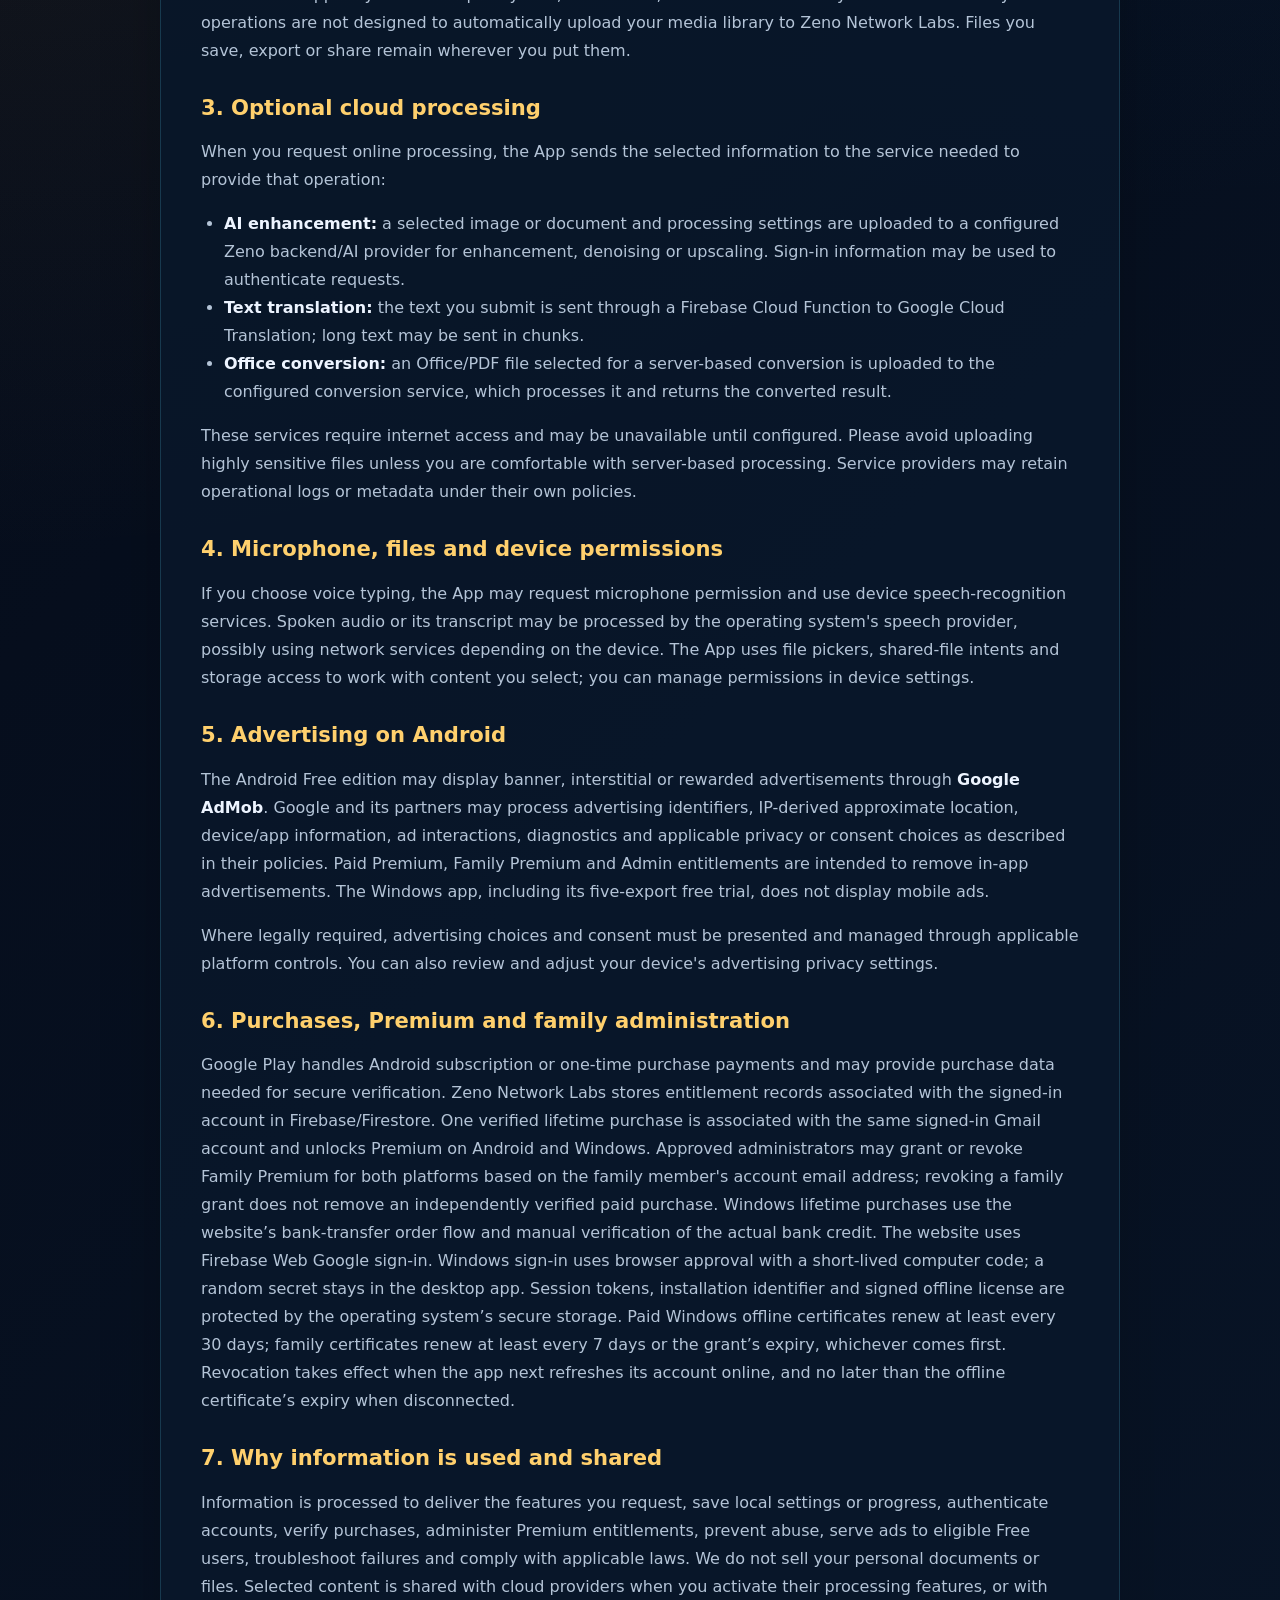
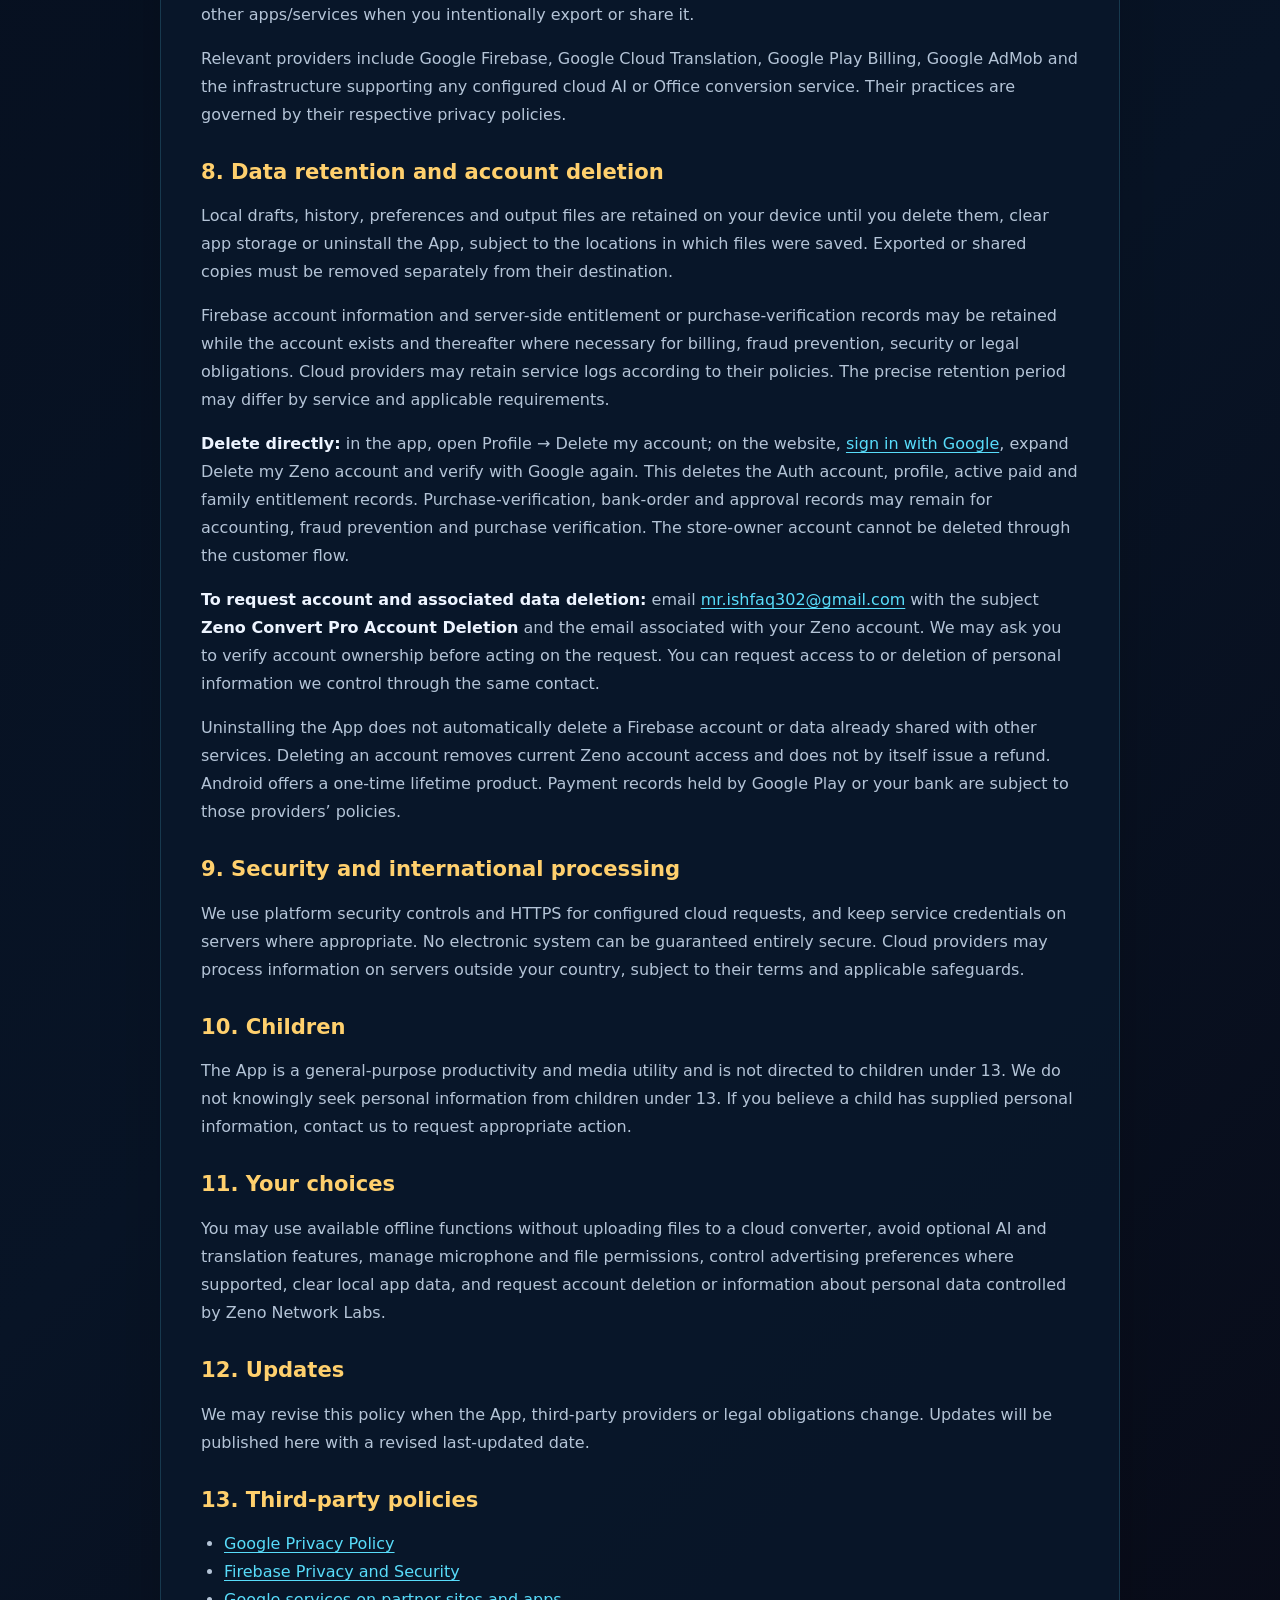
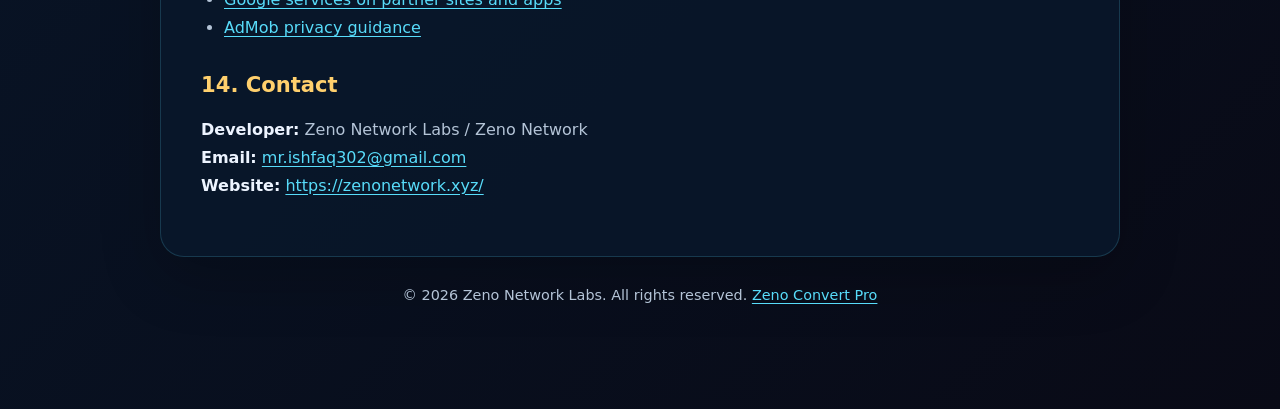
<file: zeno-convert-pro-privacy.html>
<!doctype html>
<html lang="en">
<head>
  <meta charset="utf-8">
  <meta name="viewport" content="width=device-width, initial-scale=1">
  <meta name="robots" content="index,follow">
  <meta name="theme-color" content="#060b16">
  <meta name="description" content="Privacy Policy for Zeno Convert Pro (Android and Windows) by Zeno Network Labs.">
  <link rel="canonical" href="https://zenonetwork.xyz/zeno-convert-pro-privacy.html">
  <title>Zeno Convert Pro | Privacy Policy</title>
  <style>
    :root {color-scheme:dark;--bg:#050a15;--card:#0b1729;--fg:#edf4ff;--muted:#b4c4d7;--gold:#ffd06d;--cyan:#58dcfa;--line:rgba(88,220,250,.18)}
    * {box-sizing:border-box}
    body {margin:0;background:radial-gradient(circle at 85% 0%,rgba(17,89,139,.25),transparent 34%),radial-gradient(circle at 0% 15%,rgba(205,151,51,.13),transparent 30%),linear-gradient(135deg,#040814,#081426 70%,#090a16);color:var(--fg);font:16px/1.75 system-ui,-apple-system,Segoe UI,sans-serif}
    a {color:var(--cyan);text-underline-offset:3px;overflow-wrap:anywhere}
    a:hover {color:#b2f1ff}
    .shell {max-width:1000px;margin:0 auto;padding:30px 20px 75px}
    header,.card {background:rgba(9,23,42,.94);border:1px solid var(--line);border-radius:24px;box-shadow:0 20px 60px rgba(0,0,0,.22)}
    header {padding:clamp(24px,5vw,48px)}
    .brand {display:flex;align-items:center;gap:12px;color:var(--gold);text-decoration:none;font-weight:900;letter-spacing:.08em}
    .brand img {width:45px;height:45px}
    .badge {display:inline-block;border:1px solid rgba(255,208,109,.4);padding:5px 11px;border-radius:40px;margin-top:30px;color:var(--gold);font-size:.78rem;font-weight:800;letter-spacing:.09em}
    h1 {font-size:clamp(34px,6vw,56px);line-height:1.08;margin:15px 0;color:var(--gold)}
    h2 {color:var(--gold);font-size:1.32rem;margin:28px 0 6px;line-height:1.4}
    h2:first-child {margin-top:0}
    p,li {color:var(--muted)}
    strong {color:var(--fg)}
    ul {padding-left:23px}
    .card {margin-top:20px;padding:clamp(24px,4vw,40px)}
    .notice {background:rgba(88,220,250,.07);border-left:4px solid var(--cyan);padding:12px 16px;border-radius:10px;margin:23px 0 0;color:var(--fg)}
    .summary {list-style:none;display:grid;grid-template-columns:repeat(2,minmax(0,1fr));gap:12px;margin:22px 0 0;padding:0}
    .summary li {border:1px solid var(--line);border-radius:14px;padding:14px;color:var(--fg);background:rgba(88,220,250,.04)}
    .meta {margin-top:8px}
    footer {padding:26px;text-align:center;color:var(--muted);font-size:.9rem}
    @media(max-width:640px){.summary{grid-template-columns:1fr}}
  </style>
</head>
<body>
  <main class="shell">
    <header>
      <a class="brand" href="https://zenonetwork.xyz/"><img src="zno.svg" alt="" width="45" height="45"> ZENO NETWORK LABS</a>
      <span class="badge">ANDROID + WINDOWS</span>
      <h1>Zeno Convert Pro<br>Privacy Policy</h1>
      <p class="meta"><strong>Effective date:</strong> 9 October 2026 &nbsp;|&nbsp; <strong>Last updated:</strong> 11 October 2026</p>
      <p>This policy explains how Zeno Network Labs ("we", "us") handles information in Zeno Convert Pro ("the App"), our media converter, player and document toolkit for Android and Windows.</p>
      <div class="notice"><strong>Local-first media tools:</strong> Files selected for ordinary local playback, editing and supported offline conversion are handled on your device. Content is transmitted to a service when you specifically use an online feature such as cloud AI, text translation or server-based Office conversion.</div>
      <ul class="summary">
        <li>Android Free users may see ads; Premium users do not.</li>
        <li>Account and Premium entitlement use Firebase and Google Play.</li>
        <li>Cloud features may upload selected content for processing.</li>
        <li>Local history and settings are stored on your device.</li>
      </ul>
    </header>

    <section class="card">
      <h2>1. Information we process</h2>
      <p>The App may process the following information according to the features you choose:</p>
      <ul>
        <li><strong>Files and user content:</strong> video, audio, images, subtitles, PDFs, Office documents, pasted text, rich-text drafts and generated outputs that you select or create.</li>
        <li><strong>Account information:</strong> verified Google Gmail address, Firebase account identifier, Google display name and profile image when you sign in. Zeno sign-in uses Google only; we do not collect your Google password.</li>
        <li><strong>Purchases and entitlement:</strong> Google Play lifetime product identifiers, purchase-token verification records and Premium/Family Premium/Admin entitlement records. Windows purchases also store order identifiers, Gmail address, customer transaction reference, verified bank-credit reference, payment status and owner approval logs. We do not receive full payment-card details from Google Play.</li>
        <li><strong>Local usage and preferences:</strong> Android and Windows Free export counters, editor drafts, file/output history, playback resume positions, favourites, language and application settings. Each platform includes five successful free exports across its tools. The Windows count is protected in operating-system secure storage on the Windows user profile; restarting, Google sign-out or changing Gmail does not reset it. Failed or canceled exports do not consume the allowance. Some history may contain local file names or paths.</li>
        <li><strong>Technical information:</strong> app/device identifiers, approximate location inferred from IP address, device or operating-system details, advertising interactions, errors and diagnostics that relevant third-party SDKs or service providers may process.</li>
      </ul>

      <h2>2. Local media and document processing</h2>
      <p>Normal playback, supported on-device media conversion and locally generated PDFs use the files you choose. The App may create temporary files, thumbnails, drafts and results on your device. Ordinary local operations are not designed to automatically upload your media library to Zeno Network Labs. Files you save, export or share remain wherever you put them.</p>

      <h2>3. Optional cloud processing</h2>
      <p>When you request online processing, the App sends the selected information to the service needed to provide that operation:</p>
      <ul>
        <li><strong>AI enhancement:</strong> a selected image or document and processing settings are uploaded to a configured Zeno backend/AI provider for enhancement, denoising or upscaling. Sign-in information may be used to authenticate requests.</li>
        <li><strong>Text translation:</strong> the text you submit is sent through a Firebase Cloud Function to Google Cloud Translation; long text may be sent in chunks.</li>
        <li><strong>Office conversion:</strong> an Office/PDF file selected for a server-based conversion is uploaded to the configured conversion service, which processes it and returns the converted result.</li>
      </ul>
      <p>These services require internet access and may be unavailable until configured. Please avoid uploading highly sensitive files unless you are comfortable with server-based processing. Service providers may retain operational logs or metadata under their own policies.</p>

      <h2>4. Microphone, files and device permissions</h2>
      <p>If you choose voice typing, the App may request microphone permission and use device speech-recognition services. Spoken audio or its transcript may be processed by the operating system's speech provider, possibly using network services depending on the device. The App uses file pickers, shared-file intents and storage access to work with content you select; you can manage permissions in device settings.</p>

      <h2>5. Advertising on Android</h2>
      <p>The Android Free edition may display banner, interstitial or rewarded advertisements through <strong>Google AdMob</strong>. Google and its partners may process advertising identifiers, IP-derived approximate location, device/app information, ad interactions, diagnostics and applicable privacy or consent choices as described in their policies. Paid Premium, Family Premium and Admin entitlements are intended to remove in-app advertisements. The Windows app, including its five-export free trial, does not display mobile ads.</p>
      <p>Where legally required, advertising choices and consent must be presented and managed through applicable platform controls. You can also review and adjust your device's advertising privacy settings.</p>

      <h2>6. Purchases, Premium and family administration</h2>
      <p>Google Play handles Android subscription or one-time purchase payments and may provide purchase data needed for secure verification. Zeno Network Labs stores entitlement records associated with the signed-in account in Firebase/Firestore. One verified lifetime purchase is associated with the same signed-in Gmail account and unlocks Premium on Android and Windows. Approved administrators may grant or revoke Family Premium for both platforms based on the family member's account email address; revoking a family grant does not remove an independently verified paid purchase. Windows lifetime purchases use the website’s bank-transfer order flow and manual verification of the actual bank credit. The website uses Firebase Web Google sign-in. Windows sign-in uses browser approval with a short-lived computer code; a random secret stays in the desktop app. Session tokens, installation identifier and signed offline license are protected by the operating system’s secure storage. Paid Windows offline certificates renew at least every 30 days; family certificates renew at least every 7 days or the grant’s expiry, whichever comes first. Revocation takes effect when the app next refreshes its account online, and no later than the offline certificate’s expiry when disconnected.</p>

      <h2>7. Why information is used and shared</h2>
      <p>Information is processed to deliver the features you request, save local settings or progress, authenticate accounts, verify purchases, administer Premium entitlements, prevent abuse, serve ads to eligible Free users, troubleshoot failures and comply with applicable laws. We do not sell your personal documents or files. Selected content is shared with cloud providers when you activate their processing features, or with other apps/services when you intentionally export or share it.</p>
      <p>Relevant providers include Google Firebase, Google Cloud Translation, Google Play Billing, Google AdMob and the infrastructure supporting any configured cloud AI or Office conversion service. Their practices are governed by their respective privacy policies.</p>

      <h2 id="account-deletion">8. Data retention and account deletion</h2>
      <p>Local drafts, history, preferences and output files are retained on your device until you delete them, clear app storage or uninstall the App, subject to the locations in which files were saved. Exported or shared copies must be removed separately from their destination.</p>
      <p>Firebase account information and server-side entitlement or purchase-verification records may be retained while the account exists and thereafter where necessary for billing, fraud prevention, security or legal obligations. Cloud providers may retain service logs according to their policies. The precise retention period may differ by service and applicable requirements.</p>
      <p><strong>Delete directly:</strong> in the app, open Profile → Delete my account; on the website, <a href="zeno-convert-pro.html#account">sign in with Google</a>, expand Delete my Zeno account and verify with Google again. This deletes the Auth account, profile, active paid and family entitlement records. Purchase-verification, bank-order and approval records may remain for accounting, fraud prevention and purchase verification. The store-owner account cannot be deleted through the customer flow.</p>
      <p><strong>To request account and associated data deletion:</strong> email <a href="mailto:mr.ishfaq302@gmail.com?subject=Zeno%20Convert%20Pro%20Account%20Deletion">mr.ishfaq302@gmail.com</a> with the subject <strong>Zeno Convert Pro Account Deletion</strong> and the email associated with your Zeno account. We may ask you to verify account ownership before acting on the request. You can request access to or deletion of personal information we control through the same contact.</p>
      <p>Uninstalling the App does not automatically delete a Firebase account or data already shared with other services. Deleting an account removes current Zeno account access and does not by itself issue a refund. Android offers a one-time lifetime product. Payment records held by Google Play or your bank are subject to those providers’ policies.</p>

      <h2>9. Security and international processing</h2>
      <p>We use platform security controls and HTTPS for configured cloud requests, and keep service credentials on servers where appropriate. No electronic system can be guaranteed entirely secure. Cloud providers may process information on servers outside your country, subject to their terms and applicable safeguards.</p>

      <h2>10. Children</h2>
      <p>The App is a general-purpose productivity and media utility and is not directed to children under 13. We do not knowingly seek personal information from children under 13. If you believe a child has supplied personal information, contact us to request appropriate action.</p>

      <h2>11. Your choices</h2>
      <p>You may use available offline functions without uploading files to a cloud converter, avoid optional AI and translation features, manage microphone and file permissions, control advertising preferences where supported, clear local app data, and request account deletion or information about personal data controlled by Zeno Network Labs.</p>

      <h2>12. Updates</h2>
      <p>We may revise this policy when the App, third-party providers or legal obligations change. Updates will be published here with a revised last-updated date.</p>

      <h2>13. Third-party policies</h2>
      <ul>
        <li><a href="https://policies.google.com/privacy" rel="noopener noreferrer">Google Privacy Policy</a></li>
        <li><a href="https://firebase.google.com/support/privacy" rel="noopener noreferrer">Firebase Privacy and Security</a></li>
        <li><a href="https://policies.google.com/technologies/partner-sites" rel="noopener noreferrer">Google services on partner sites and apps</a></li>
        <li><a href="https://support.google.com/admob/answer/6128543" rel="noopener noreferrer">AdMob privacy guidance</a></li>
      </ul>

      <h2>14. Contact</h2>
      <p><strong>Developer:</strong> Zeno Network Labs / Zeno Network<br>
        <strong>Email:</strong> <a href="mailto:mr.ishfaq302@gmail.com">mr.ishfaq302@gmail.com</a><br>
        <strong>Website:</strong> <a href="https://zenonetwork.xyz/">https://zenonetwork.xyz/</a></p>
    </section>
    <footer>© 2026 Zeno Network Labs. All rights reserved. <a href="https://zenonetwork.xyz/zeno-convert-pro.html">Zeno Convert Pro</a></footer>
  </main>
</body>
</html>
</file>
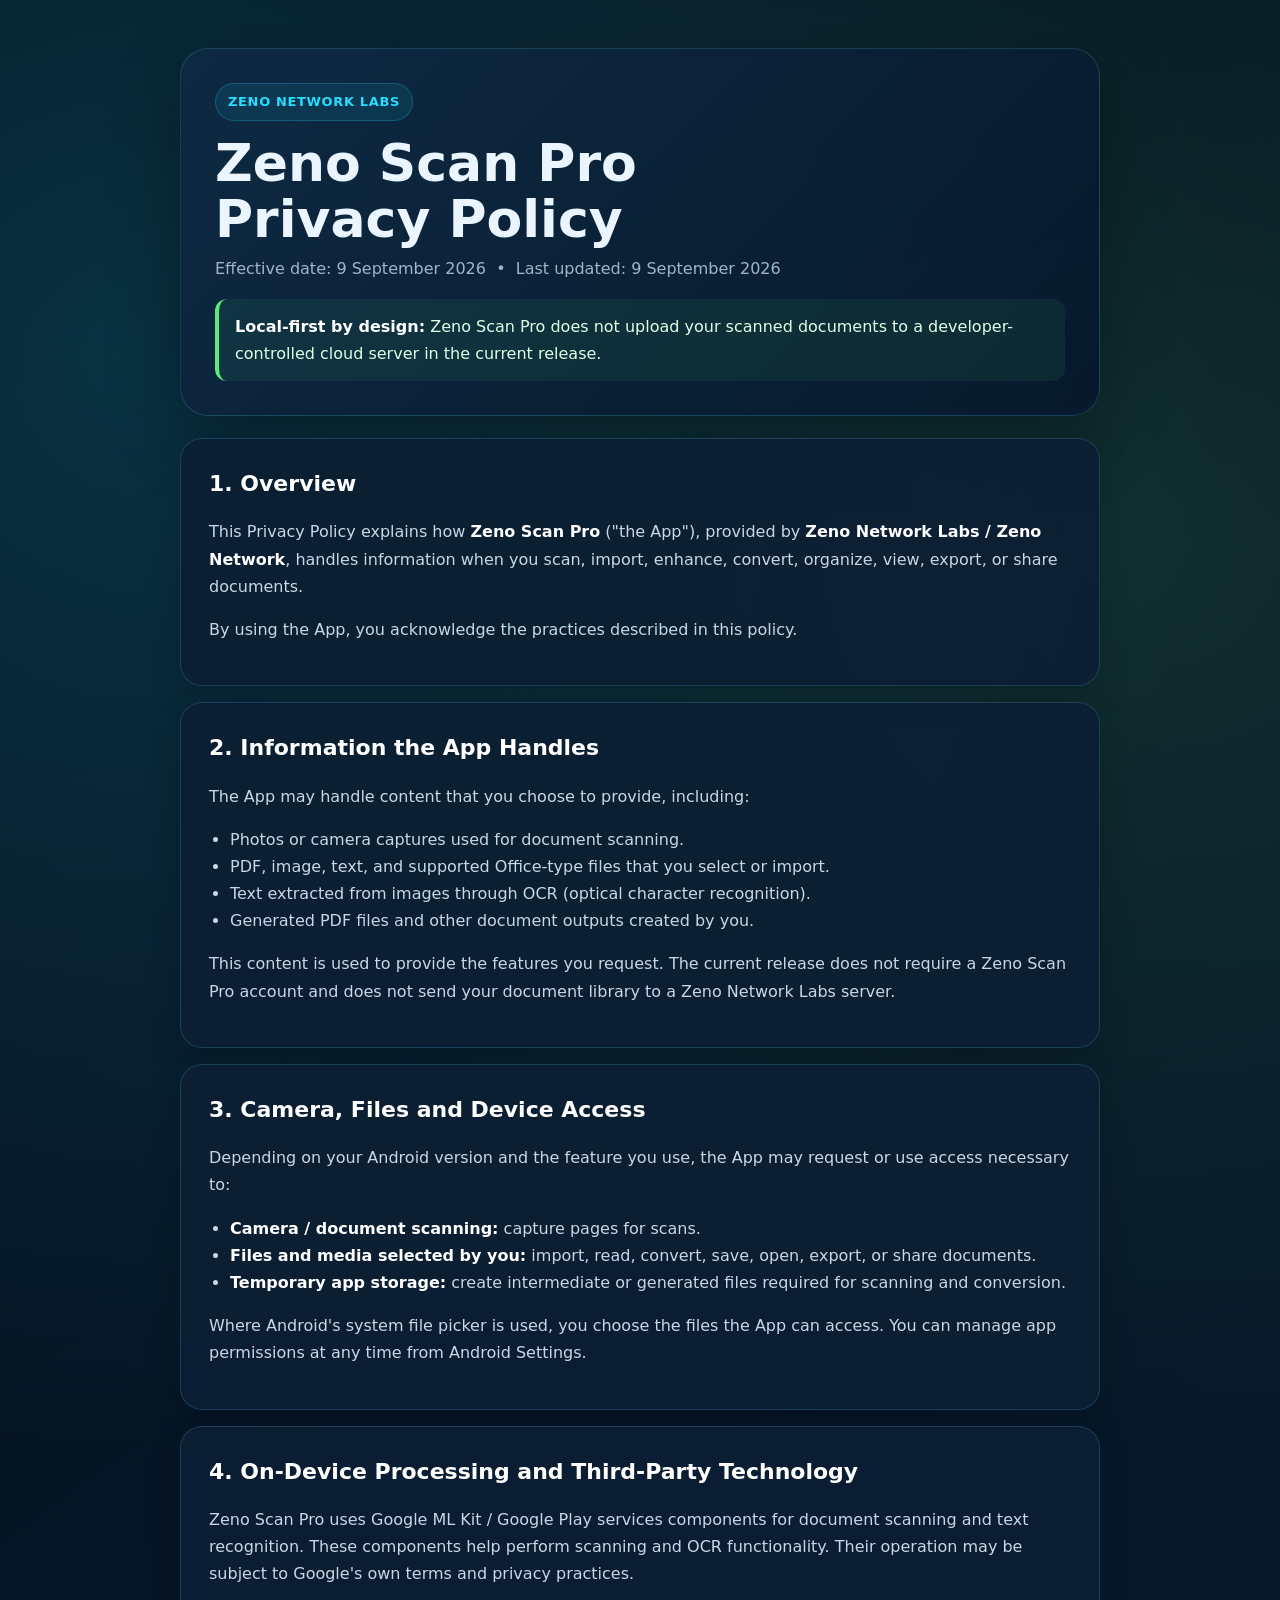
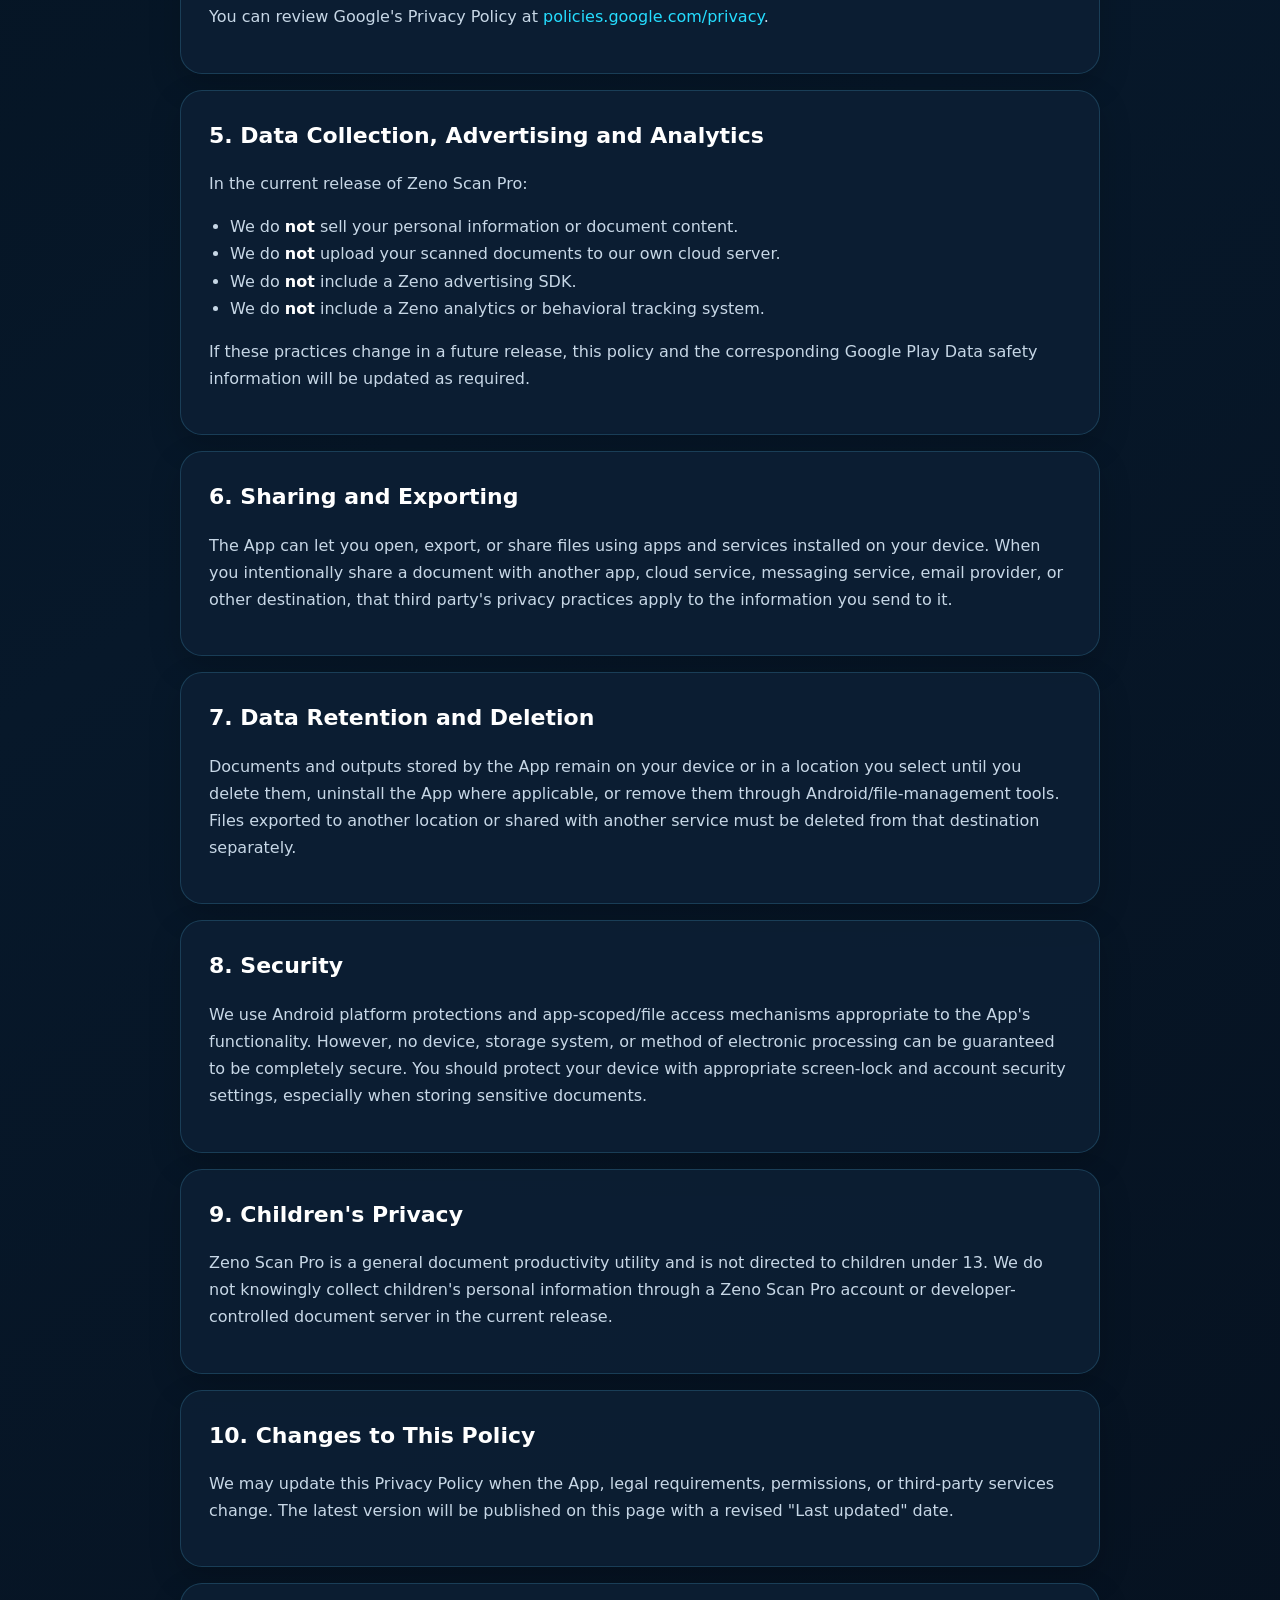
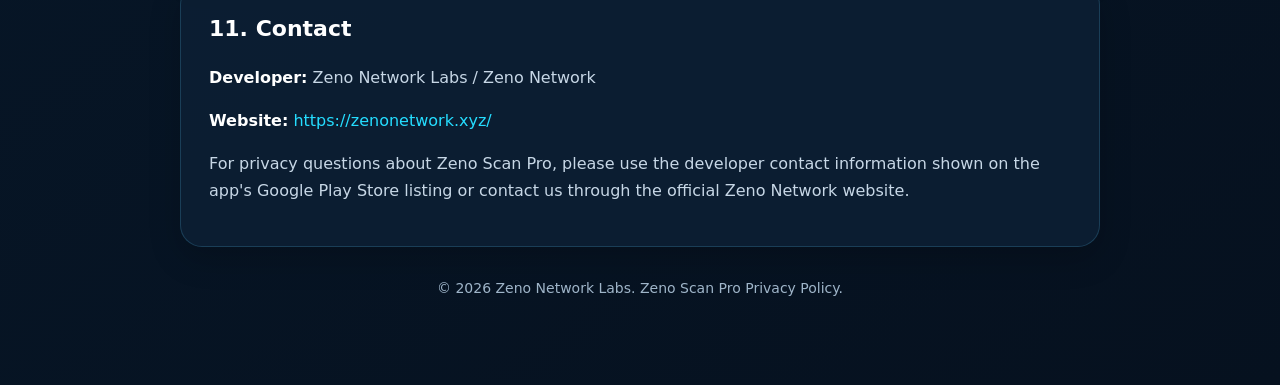
<file: zeno-scan-pro-privacy.html>
<!DOCTYPE html>
<html lang="en">
<head>
  <meta charset="UTF-8" />
  <meta name="viewport" content="width=device-width, initial-scale=1.0" />
  <meta name="robots" content="index,follow" />
  <meta name="description" content="Privacy Policy for Zeno Scan Pro by Zeno Network Labs." />
  <title>Zeno Scan Pro — Privacy Policy</title>
  <style>
    :root {
      --bg: #06111f;
      --panel: rgba(13, 31, 52, 0.92);
      --panel2: #0d2036;
      --text: #eaf5ff;
      --muted: #9fb5c9;
      --cyan: #25ddff;
      --green: #5bea7b;
      --line: rgba(95, 209, 255, 0.18);
    }
    * { box-sizing: border-box; }
    body {
      margin: 0;
      font-family: Inter, ui-sans-serif, system-ui, -apple-system, BlinkMacSystemFont, "Segoe UI", sans-serif;
      color: var(--text);
      background:
        radial-gradient(circle at 10% 10%, rgba(38, 222, 255, .16), transparent 32%),
        radial-gradient(circle at 90% 15%, rgba(91, 234, 123, .12), transparent 28%),
        linear-gradient(145deg, #03101c 0%, #07182a 52%, #06111f 100%);
      line-height: 1.7;
    }
    .wrap { width: min(920px, calc(100% - 32px)); margin: 0 auto; padding: 48px 0 70px; }
    .hero {
      padding: 34px;
      border: 1px solid var(--line);
      border-radius: 28px;
      background: linear-gradient(135deg, rgba(14, 42, 68, .94), rgba(7, 25, 43, .96));
      box-shadow: 0 25px 70px rgba(0, 0, 0, .32);
      margin-bottom: 22px;
    }
    .badge {
      display: inline-flex;
      align-items: center;
      gap: 8px;
      padding: 7px 12px;
      border-radius: 999px;
      background: rgba(37, 221, 255, .09);
      border: 1px solid rgba(37, 221, 255, .22);
      color: var(--cyan);
      font-size: 13px;
      font-weight: 700;
      letter-spacing: .05em;
      text-transform: uppercase;
    }
    h1 { margin: 14px 0 8px; font-size: clamp(34px, 7vw, 52px); line-height: 1.08; }
    .sub { color: var(--muted); margin: 0; font-size: 16px; }
    .card {
      background: var(--panel);
      border: 1px solid var(--line);
      border-radius: 22px;
      padding: 26px 28px;
      margin-top: 16px;
      box-shadow: 0 12px 32px rgba(0, 0, 0, .18);
    }
    h2 { margin: 0 0 10px; font-size: 22px; color: #ffffff; }
    p, li { color: #c7d7e6; }
    ul { padding-left: 21px; }
    strong { color: #ffffff; }
    a { color: var(--cyan); text-decoration: none; }
    a:hover { text-decoration: underline; }
    .notice {
      border-left: 4px solid var(--green);
      background: rgba(91, 234, 123, .07);
      padding: 14px 16px;
      border-radius: 12px;
      color: #dfffe7;
      margin-top: 16px;
    }
    .footer { text-align: center; color: var(--muted); margin-top: 30px; font-size: 14px; }
  </style>
</head>
<body>
  <main class="wrap">
    <section class="hero">
      <span class="badge">Zeno Network Labs</span>
      <h1>Zeno Scan Pro<br />Privacy Policy</h1>
      <p class="sub">Effective date: 9 September 2026 &nbsp;•&nbsp; Last updated: 9 September 2026</p>
      <div class="notice"><strong>Local-first by design:</strong> Zeno Scan Pro does not upload your scanned documents to a developer-controlled cloud server in the current release.</div>
    </section>

    <section class="card">
      <h2>1. Overview</h2>
      <p>This Privacy Policy explains how <strong>Zeno Scan Pro</strong> ("the App"), provided by <strong>Zeno Network Labs / Zeno Network</strong>, handles information when you scan, import, enhance, convert, organize, view, export, or share documents.</p>
      <p>By using the App, you acknowledge the practices described in this policy.</p>
    </section>

    <section class="card">
      <h2>2. Information the App Handles</h2>
      <p>The App may handle content that you choose to provide, including:</p>
      <ul>
        <li>Photos or camera captures used for document scanning.</li>
        <li>PDF, image, text, and supported Office-type files that you select or import.</li>
        <li>Text extracted from images through OCR (optical character recognition).</li>
        <li>Generated PDF files and other document outputs created by you.</li>
      </ul>
      <p>This content is used to provide the features you request. The current release does not require a Zeno Scan Pro account and does not send your document library to a Zeno Network Labs server.</p>
    </section>

    <section class="card">
      <h2>3. Camera, Files and Device Access</h2>
      <p>Depending on your Android version and the feature you use, the App may request or use access necessary to:</p>
      <ul>
        <li><strong>Camera / document scanning:</strong> capture pages for scans.</li>
        <li><strong>Files and media selected by you:</strong> import, read, convert, save, open, export, or share documents.</li>
        <li><strong>Temporary app storage:</strong> create intermediate or generated files required for scanning and conversion.</li>
      </ul>
      <p>Where Android's system file picker is used, you choose the files the App can access. You can manage app permissions at any time from Android Settings.</p>
    </section>

    <section class="card">
      <h2>4. On-Device Processing and Third-Party Technology</h2>
      <p>Zeno Scan Pro uses Google ML Kit / Google Play services components for document scanning and text recognition. These components help perform scanning and OCR functionality. Their operation may be subject to Google's own terms and privacy practices.</p>
      <p>You can review Google's Privacy Policy at <a href="https://policies.google.com/privacy" rel="noopener noreferrer">policies.google.com/privacy</a>.</p>
    </section>

    <section class="card">
      <h2>5. Data Collection, Advertising and Analytics</h2>
      <p>In the current release of Zeno Scan Pro:</p>
      <ul>
        <li>We do <strong>not</strong> sell your personal information or document content.</li>
        <li>We do <strong>not</strong> upload your scanned documents to our own cloud server.</li>
        <li>We do <strong>not</strong> include a Zeno advertising SDK.</li>
        <li>We do <strong>not</strong> include a Zeno analytics or behavioral tracking system.</li>
      </ul>
      <p>If these practices change in a future release, this policy and the corresponding Google Play Data safety information will be updated as required.</p>
    </section>

    <section class="card">
      <h2>6. Sharing and Exporting</h2>
      <p>The App can let you open, export, or share files using apps and services installed on your device. When you intentionally share a document with another app, cloud service, messaging service, email provider, or other destination, that third party's privacy practices apply to the information you send to it.</p>
    </section>

    <section class="card">
      <h2>7. Data Retention and Deletion</h2>
      <p>Documents and outputs stored by the App remain on your device or in a location you select until you delete them, uninstall the App where applicable, or remove them through Android/file-management tools. Files exported to another location or shared with another service must be deleted from that destination separately.</p>
    </section>

    <section class="card">
      <h2>8. Security</h2>
      <p>We use Android platform protections and app-scoped/file access mechanisms appropriate to the App's functionality. However, no device, storage system, or method of electronic processing can be guaranteed to be completely secure. You should protect your device with appropriate screen-lock and account security settings, especially when storing sensitive documents.</p>
    </section>

    <section class="card">
      <h2>9. Children's Privacy</h2>
      <p>Zeno Scan Pro is a general document productivity utility and is not directed to children under 13. We do not knowingly collect children's personal information through a Zeno Scan Pro account or developer-controlled document server in the current release.</p>
    </section>

    <section class="card">
      <h2>10. Changes to This Policy</h2>
      <p>We may update this Privacy Policy when the App, legal requirements, permissions, or third-party services change. The latest version will be published on this page with a revised "Last updated" date.</p>
    </section>

    <section class="card">
      <h2>11. Contact</h2>
      <p><strong>Developer:</strong> Zeno Network Labs / Zeno Network</p>
      <p><strong>Website:</strong> <a href="https://zenonetwork.xyz/" rel="noopener noreferrer">https://zenonetwork.xyz/</a></p>
      <p>For privacy questions about Zeno Scan Pro, please use the developer contact information shown on the app's Google Play Store listing or contact us through the official Zeno Network website.</p>
    </section>

    <p class="footer">© 2026 Zeno Network Labs. Zeno Scan Pro Privacy Policy.</p>
  </main>
</body>
</html>
</file>
<file: styles.css>
:root {
  color-scheme: dark;
  --ink: #ffedbd;
  --ink-soft: #e2d0a3;
  --muted: #b9a677;
  --bg: #080e15;
  --bg-deep: #04080d;
  --surface: #111922;
  --surface-2: #17222c;
  --surface-3: #1b2933;
  --line: rgba(228, 185, 91, .17);
  --line-strong: rgba(241, 202, 113, .34);
  --emerald: #45d6a3;
  --emerald-bright: #6eebbc;
  --cyan: #6bd7e7;
  --gold: #e0b65b;
  --gold-bright: #fff0b5;
  --gold-soft: #d8c28c;
  --gold-deep: #a86e17;
  --violet: #8a8bf2;
  --shadow-sm: 0 16px 45px rgba(0, 0, 0, .2);
  --shadow-lg: 0 34px 90px rgba(0, 0, 0, .42), 0 0 48px rgba(224, 182, 91, .055);
  --radius-sm: 14px;
  --radius: 22px;
  --radius-lg: 32px;
  --heading: "Sora", "Segoe UI", sans-serif;
  --body: "Plus Jakarta Sans", "Segoe UI", sans-serif;
}

*, *::before, *::after { box-sizing: border-box; text-shadow: none !important; }
html { scroll-behavior: smooth; scroll-padding-top: 100px; }
body {
  margin: 0;
  min-width: 320px;
  color: var(--ink);
  background:
    radial-gradient(circle at 8% 3%, rgba(224, 182, 91, .11), transparent 26rem),
    radial-gradient(circle at 96% 26%, rgba(107, 215, 231, .055), transparent 30rem),
    var(--bg);
  font-family: var(--body);
  font-size: 16px;
  line-height: 1.7;
  overflow-x: hidden;
  -webkit-font-smoothing: antialiased;
}
body::before {
  content: "";
  position: fixed;
  inset: 0;
  z-index: -2;
  pointer-events: none;
  opacity: .18;
  background-image: linear-gradient(rgba(255,255,255,.025) 1px, transparent 1px), linear-gradient(90deg,rgba(255,255,255,.025) 1px, transparent 1px);
  background-size: 72px 72px;
  mask-image: linear-gradient(to bottom, #000, transparent 88%);
}
a { color: inherit; }
img { display: block; max-width: 100%; }
button, input { font: inherit; }
button, a { -webkit-tap-highlight-color: transparent; }
button { color: inherit; }
:focus-visible { outline: 3px solid var(--cyan); outline-offset: 4px; }
::selection { background: rgba(255, 219, 132, .88); color: #100c04; }

h1, h2, h3 { color: var(--gold-bright); }

.shell { width: min(1180px, calc(100% - 48px)); margin-inline: auto; }
.skip-link { position: fixed; left: 16px; top: -80px; z-index: 999; padding: 12px 18px; border-radius: 10px; color: #171006; background: linear-gradient(135deg, #fff1bd, #d89e35); font-weight: 700; text-decoration: none; }
.skip-link:focus { top: 14px; }
.scroll-progress { position: fixed; inset: 0 0 auto; height: 3px; z-index: 200; background: transparent; }
.scroll-progress span { display: block; width: 0; height: 100%; background: linear-gradient(90deg, #9f681c, #ffe99e, #55d6c0); box-shadow: 0 0 18px rgba(242, 190, 79, .7); }

.site-header {
  position: fixed;
  inset: 0 0 auto;
  z-index: 100;
  border-bottom: 1px solid transparent;
  background: rgba(5, 13, 19, .66);
  backdrop-filter: blur(20px) saturate(135%);
  transition: background .3s ease, border-color .3s ease, box-shadow .3s ease;
}
.site-header.scrolled { background: rgba(5, 10, 15, .94); border-color: rgba(234,193,101,.2); box-shadow: 0 18px 55px rgba(0,0,0,.32), 0 1px rgba(255,228,161,.04); }
.nav-shell { min-height: 82px; display: flex; align-items: center; justify-content: space-between; gap: 24px; }
.brand { display: inline-flex; align-items: center; gap: 12px; color: var(--gold-bright); text-decoration: none; font-family: var(--heading); font-size: 16px; font-weight: 600; letter-spacing: .08em; white-space: nowrap; }
.brand img { width: 44px; height: 44px; object-fit: contain; filter: drop-shadow(0 0 16px rgba(231,185,77,.4)); }
.brand strong { color: #f4c867; font-weight: 700; }
.primary-nav { display: flex; align-items: center; justify-content: flex-end; gap: 4px; padding: 5px; border: 1px solid rgba(231,190,101,.11); border-radius: 15px; background: rgba(255,237,189,.025); box-shadow: inset 0 1px rgba(255,244,211,.035); counter-reset: zeno-menu; }
.primary-nav::before { display: none; }
.primary-nav > a { position: relative; min-height: 44px; display: inline-flex; align-items: center; padding: 0 14px; border-radius: 10px; color: var(--gold-soft); font-size: 15px; font-weight: 600; text-decoration: none; transition: color .25s ease, background .25s ease, transform .25s ease, border-color .25s ease, box-shadow .25s ease; }
.primary-nav > a:not(.nav-cta) { counter-increment: zeno-menu; }
.primary-nav > a:hover, .primary-nav > a.active { color: var(--gold-bright); background: linear-gradient(135deg, rgba(237,193,94,.1), rgba(255,255,255,.025)); }
.primary-nav > a:not(.nav-cta)::after { content: ""; position: absolute; left: 12px; right: 12px; bottom: 4px; height: 2px; border-radius: 2px; background: linear-gradient(90deg, #b8791e, #ffeaa5, #6bd7e7); box-shadow: 0 0 9px rgba(239,191,82,.42); transform: scaleX(0); transform-origin: left; transition: transform .25s ease; }
.primary-nav > a:hover::after, .primary-nav > a.active::after { transform: scaleX(1); }
.primary-nav .nav-cta { margin-left: 8px; padding-inline: 16px; color: #191106; background: linear-gradient(135deg, #fff2bd 0%, #e3b34f 48%, #b9771c 100%); box-shadow: 0 10px 30px rgba(222,169,60,.2), inset 0 1px rgba(255,255,255,.55); text-shadow: none; }
.primary-nav .nav-cta:hover { color: #110b03; background: linear-gradient(135deg, #fff8dc, #efc76d 52%, #cc8d28); box-shadow: 0 14px 34px rgba(233,184,77,.3); transform: translateY(-2px); }
.menu-button { display: none; width: 48px; height: 48px; padding: 12px; border: 1px solid rgba(238,199,108,.34); border-radius: 14px; background: linear-gradient(145deg, rgba(245,204,110,.12), rgba(255,255,255,.025)); box-shadow: inset 0 1px rgba(255,242,204,.1), 0 10px 28px rgba(0,0,0,.22); cursor: pointer; transition: border-color .25s ease, background .25s ease, box-shadow .25s ease; }
.menu-button:hover, .menu-button[aria-expanded="true"] { border-color: rgba(255,222,143,.62); background: rgba(225,174,66,.14); box-shadow: 0 0 28px rgba(228,177,69,.16); }
.menu-button span { display: block; width: 100%; height: 2px; margin: 5px 0; border-radius: 2px; background: linear-gradient(90deg, #d69e36, #fff0b5); box-shadow: 0 0 8px rgba(246,202,99,.34); transition: transform .25s ease, opacity .25s ease; }
.menu-button[aria-expanded="true"] span:nth-child(1) { transform: translateY(7px) rotate(45deg); }
.menu-button[aria-expanded="true"] span:nth-child(2) { opacity: 0; }
.menu-button[aria-expanded="true"] span:nth-child(3) { transform: translateY(-7px) rotate(-45deg); }

.hero { position: relative; min-height: 100svh; display: block; padding: 82px 0 0; overflow: hidden; }
.hero-ambient, .page-hero-ambient { position: absolute; inset: 0; pointer-events: none; overflow: hidden; }
.hero-ambient::before, .page-hero-ambient::before { content: ""; position: absolute; width: 640px; height: 640px; left: -260px; top: 80px; border-radius: 50%; background: radial-gradient(circle, rgba(224,182,91,.15), transparent 67%); filter: blur(8px); }
.hero-ambient::after, .page-hero-ambient::after { content: ""; position: absolute; width: 560px; height: 560px; right: -190px; bottom: -210px; border-radius: 50%; background: radial-gradient(circle, rgba(107,215,231,.1), transparent 68%); }
.hero-grid { position: relative; min-height: calc(100svh - 82px); display: grid; grid-template-columns: minmax(0,.95fr) minmax(0,1.05fr); align-items: center; padding: clamp(42px, 4.5vw, 58px); border-block: 1px solid rgba(242,199,98,.38); border-inline: 0; border-radius: 0; background: #050b11; box-shadow: 0 38px 100px rgba(0,0,0,.46), inset 0 1px rgba(255,240,196,.11); overflow: hidden; isolation: isolate; }
.hero > .hero-grid { width: 100%; max-width: none; margin: 0; }
.hero-copy { position: relative; z-index: 4; max-width: 555px; }
.status-pill { width: fit-content; display: inline-flex; align-items: center; gap: 10px; min-height: 34px; padding: 6px 12px; border: 1px solid rgba(232,189,93,.3); border-radius: 999px; color: #f0d797; background: rgba(221,170,62,.075); font-size: 11px; font-weight: 700; letter-spacing: .08em; text-transform: uppercase; box-shadow: inset 0 1px rgba(255,242,202,.05), 0 0 24px rgba(223,174,66,.06); }
.status-pill > span, .signal-dot { width: 8px; height: 8px; flex: 0 0 8px; border-radius: 50%; background: var(--emerald); box-shadow: 0 0 0 5px rgba(69,214,163,.1), 0 0 15px rgba(69,214,163,.5); animation: signalPulse 2.4s ease-in-out infinite; }
.hero h1, .page-hero h1 { margin: 26px 0 24px; font-family: var(--heading); font-size: clamp(50px, 5.5vw, 78px); line-height: 1.04; letter-spacing: -.055em; font-weight: 600; color: var(--gold-bright); background: linear-gradient(105deg, #fff4cc 0%, #d89e35 28%, #fff0b0 49%, #c98c28 72%, #ffe9a0 100%); background-size: 220% auto; background-clip: text; -webkit-background-clip: text; -webkit-text-fill-color: transparent; animation: goldShimmer 8s linear infinite; }
.hero h1 { max-width: 555px; font-size: clamp(46px, 4.8vw, 68px); }
.hero h1 em, .page-hero h1 em { font-style: normal; color: var(--gold-bright); background: linear-gradient(95deg, #d29a32, #fff3bd 42%, #e5b64f 72%, #73dec9); background-size: 190% auto; background-clip: text; -webkit-background-clip: text; -webkit-text-fill-color: transparent; }
.hero-lead { max-width: 650px; margin: 0; color: var(--ink-soft); font-size: clamp(17px, 1.7vw, 20px); line-height: 1.75; }
.hero-actions { display: flex; flex-wrap: wrap; gap: 12px; margin-top: 30px; }
.button { min-height: 50px; display: inline-flex; align-items: center; justify-content: center; gap: 10px; padding: 12px 19px; border: 1px solid transparent; border-radius: 12px; font-size: 13px; font-weight: 700; text-decoration: none; cursor: pointer; transition: transform .25s ease, background .25s ease, border-color .25s ease, box-shadow .25s ease; }
.button:hover { transform: translateY(-3px); }
.button:active { transform: translateY(0) scale(.98); }
.button-primary { color: #171006; background: linear-gradient(135deg, #fff1bb, #e2ad45 50%, #b9781d); box-shadow: 0 14px 36px rgba(222,168,55,.2), inset 0 1px rgba(255,255,255,.55); }
.button-primary:hover { color: #110b03; background: linear-gradient(135deg, #fff8dc, #efc76d 52%, #c98b28); box-shadow: 0 18px 42px rgba(230,179,68,.31); }
.button-secondary { color: var(--ink); border-color: var(--line-strong); background: rgba(255,255,255,.035); }
.button-secondary:hover { border-color: rgba(246,205,108,.52); background: rgba(225,176,67,.08); box-shadow: 0 0 24px rgba(224,173,61,.08); }
.hero-proof { max-width: 520px; display: grid; grid-template-columns: repeat(3, 1fr); gap: 14px; margin-top: 38px; }
.hero-proof > div { padding: 16px 16px 15px; border-left: 2px solid rgba(231,185,80,.5); background: linear-gradient(90deg, rgba(229,179,69,.07), transparent); }
.hero-proof strong { display: block; color: var(--gold-bright); font-family: var(--heading); font-size: 17px; line-height: 1.25; }
.hero-proof span { display: block; margin-top: 5px; color: var(--muted); font-size: 11px; }
.hero-media { position: absolute; inset: 0; z-index: 0; min-height: 0; display: block; isolation: isolate; }
.hero-image-frame { position: absolute; inset: 0; width: 100%; height: 100%; padding: 0; border: 0; border-radius: 0; background: #050b11; box-shadow: none; overflow: hidden; animation: none; }
.hero-image-frame::before { content: ""; position: absolute; z-index: 2; top: -35%; bottom: -35%; left: -45%; width: 24%; background: linear-gradient(90deg, transparent, rgba(255,232,166,.26), transparent); filter: blur(8px); transform: skewX(-16deg); animation: bannerSweep 7.5s ease-in-out infinite; pointer-events: none; }
.hero-image-frame::after { content: ""; position: absolute; z-index: 1; inset: 0; border-radius: 0; background: linear-gradient(90deg, rgba(4,10,15,.99) 0%, rgba(4,10,15,.95) 28%, rgba(4,10,15,.72) 48%, rgba(4,10,15,.2) 72%, rgba(4,10,15,.08) 100%), linear-gradient(to top, rgba(0,0,0,.36), transparent 48%); box-shadow: inset 0 0 60px rgba(0,0,0,.2); pointer-events: none; }
.hero-image-frame img { width: 100%; height: 100%; border-radius: 0; object-fit: cover; object-position: center; transform: scale(1.012); animation: heroCinematic 15s ease-in-out infinite alternate; }
.media-card { position: absolute; z-index: 3; display: flex; align-items: center; gap: 13px; min-width: 225px; padding: 15px 17px; border: 1px solid rgba(241,200,104,.32); border-radius: 16px; background: linear-gradient(145deg, rgba(19,24,28,.92), rgba(8,15,21,.88)); box-shadow: var(--shadow-sm), 0 0 28px rgba(225,174,66,.08); backdrop-filter: blur(18px) saturate(130%); }
.media-card small { display: block; color: var(--muted); font-size: 9px; font-weight: 700; letter-spacing: .12em; }
.media-card strong { display: block; margin-top: 3px; font-family: var(--heading); font-size: 13px; }
.media-card-top { left: auto; right: 28px; top: 28px; }
.media-card-bottom { right: 28px; bottom: 28px; }

.trust-strip { border-block: 1px solid var(--line); background: rgba(255,255,255,.018); }
.trust-grid { min-height: 82px; display: flex; align-items: center; justify-content: space-between; gap: 18px; color: #d8c38f; font-size: 10px; font-weight: 700; letter-spacing: .14em; }
.trust-grid i { width: 5px; height: 5px; flex: 0 0 5px; border-radius: 50%; background: var(--gold); box-shadow: 0 0 12px rgba(215,183,115,.4); }

.section { position: relative; padding: 108px 0; }
.section-tinted { border-block: 1px solid rgba(175,207,221,.07); background: linear-gradient(180deg, rgba(255,255,255,.018), rgba(255,255,255,.006)); }
.section-heading { display: grid; grid-template-columns: 190px 1fr; max-width: 1030px; margin-bottom: 48px; border: 1px solid rgba(238,196,99,.32); border-radius: var(--radius); background: radial-gradient(circle at 6% 0%, rgba(229,179,67,.14), transparent 29%), linear-gradient(135deg, rgba(24,28,31,.94), rgba(8,17,24,.84)); box-shadow: inset 0 1px rgba(255,241,200,.08), 0 22px 58px rgba(0,0,0,.24), 0 0 34px rgba(224,174,62,.045); overflow: hidden; }
.heading-index { min-height: 100%; display: flex; flex-direction: column; align-items: flex-start; justify-content: space-between; padding: 27px; border-right: 1px solid rgba(235,190,88,.24); background: linear-gradient(155deg, rgba(223,172,59,.18), rgba(107,215,231,.025)); }
.heading-index span { font-family: var(--heading); font-size: 38px; color: var(--gold-bright); line-height: 1; letter-spacing: -.04em; }
.heading-index small { color: var(--muted); font-size: 9px; font-weight: 700; letter-spacing: .16em; }
.section-heading > div:last-child { padding: 27px 31px 30px; }
.overline { margin: 0 0 11px; color: var(--gold); font-size: 10px; font-weight: 700; letter-spacing: .16em; text-transform: uppercase; }
.section-heading h2 { width: fit-content; margin: 0 0 14px; font-family: var(--heading); font-size: clamp(30px, 4.3vw, 52px); line-height: 1.12; letter-spacing: -.04em; font-weight: 600; color: var(--gold-bright); background: linear-gradient(100deg, #fff2bf, #dca641 48%, #ffebaa 80%); background-clip: text; -webkit-background-clip: text; -webkit-text-fill-color: transparent; }
.section-heading p:last-child { max-width: 720px; margin: 0; color: var(--muted); font-size: 15px; }

.feature-grid { display: grid; grid-template-columns: repeat(3, 1fr); gap: 20px; }
.premium-card, .portfolio-card, .showcase-card, .service-card { position: relative; border: 1px solid var(--line); border-radius: var(--radius); background: linear-gradient(145deg, rgba(25,30,34,.9), rgba(8,17,24,.92)); box-shadow: inset 0 1px rgba(255,239,194,.045); overflow: hidden; transition: transform .35s cubic-bezier(.2,.8,.2,1), border-color .35s ease, box-shadow .35s ease; }
.premium-card::before, .portfolio-card::before, .showcase-card::before, .service-card::before { content: ""; position: absolute; width: 190px; height: 190px; right: -100px; top: -110px; border-radius: 50%; background: radial-gradient(circle, rgba(224,175,63,.16), transparent 68%); transition: transform .45s ease; }
.premium-card:hover, .portfolio-card:hover, .showcase-card:hover, .service-card:hover { transform: translateY(-7px); border-color: rgba(240,199,104,.4); box-shadow: 0 25px 55px rgba(0,0,0,.27), 0 0 30px rgba(224,173,61,.055); }
.premium-card:hover::before, .portfolio-card:hover::before, .showcase-card:hover::before, .service-card:hover::before { transform: scale(1.4); }
.premium-card { min-height: 285px; padding: 26px; }
.card-number { position: absolute; right: 24px; top: 22px; color: rgba(247,207,115,.33); font: 600 14px var(--heading); }
.card-icon, .portfolio-icon { width: 52px; height: 52px; display: grid; place-items: center; border: 1px solid rgba(235,191,89,.3); border-radius: 14px; color: var(--gold-bright); background: rgba(222,170,57,.09); font: 600 14px var(--heading); box-shadow: inset 0 1px rgba(255,240,195,.06), 0 0 22px rgba(225,175,63,.055); }
.premium-card h3, .portfolio-card h3, .showcase-card h3, .service-card h3 { position: relative; margin: 25px 0 11px; font: 600 22px/1.3 var(--heading); letter-spacing: -.025em; }
.premium-card p, .portfolio-card p, .showcase-card p, .service-card p { position: relative; margin: 0; color: var(--muted); font-size: 14px; }

.sync-bar { display: flex; align-items: center; justify-content: space-between; gap: 24px; margin-bottom: 24px; padding: 16px 18px; border: 1px solid rgba(69,214,163,.2); border-radius: 15px; background: rgba(69,214,163,.055); }
.sync-bar > div { display: grid; grid-template-columns: auto 1fr; column-gap: 12px; align-items: center; }
.sync-bar .signal-dot { grid-row: 1 / 3; }
.sync-bar strong { font-size: 13px; }
.sync-bar small { color: var(--muted); font-size: 11px; }
.sync-bar > a { color: #cbece1; font-size: 12px; font-weight: 700; text-decoration: none; }
.sync-bar > a:hover { color: var(--gold-bright); }
.app-grid { display: grid; grid-template-columns: repeat(2, minmax(0, 1fr)); gap: 22px; }
.play-app-card { position: relative; min-height: 250px; display: grid; grid-template-columns: 92px 1fr; gap: 24px; align-items: start; padding: 28px; border: 1px solid var(--line); border-radius: var(--radius); background: linear-gradient(145deg, rgba(17,34,46,.95), rgba(8,19,26,.92)); box-shadow: inset 0 1px rgba(255,255,255,.04); overflow: hidden; transition: transform .35s cubic-bezier(.2,.8,.2,1), border-color .35s ease, box-shadow .35s ease; }
.play-app-card::after { content: ""; position: absolute; width: 230px; height: 230px; right: -130px; bottom: -140px; border-radius: 50%; background: radial-gradient(circle, rgba(107,215,231,.12), transparent 68%); }
.play-app-card:hover { transform: translateY(-6px); border-color: rgba(69,214,163,.35); box-shadow: 0 24px 58px rgba(0,0,0,.26); }
.play-app-icon { position: relative; z-index: 1; width: 92px; height: 92px; padding: 7px; border: 1px solid var(--line-strong); border-radius: 23px; background: rgba(255,255,255,.05); box-shadow: 0 16px 35px rgba(0,0,0,.24); }
.play-app-icon img { width: 100%; height: 100%; border-radius: 17px; object-fit: cover; }
.play-app-content { position: relative; z-index: 1; min-width: 0; }
.play-app-meta { display: flex; align-items: center; justify-content: space-between; gap: 12px; }
.play-app-meta span { display: inline-flex; align-items: center; gap: 7px; color: #9fe2c8; font-size: 9px; font-weight: 700; letter-spacing: .12em; text-transform: uppercase; }
.play-app-meta span::before { content: ""; width: 6px; height: 6px; border-radius: 50%; background: var(--emerald); box-shadow: 0 0 10px rgba(69,214,163,.45); }
.play-app-meta small { color: var(--muted); font-size: 10px; }
.play-app-card h3 { margin: 16px 0 8px; font: 600 24px/1.25 var(--heading); letter-spacing: -.03em; }
.play-app-card p { margin: 0 0 21px; color: var(--muted); font-size: 13px; line-height: 1.7; }
.store-link { min-height: 42px; width: fit-content; display: inline-flex; align-items: center; gap: 10px; padding: 9px 13px; border: 1px solid var(--line-strong); border-radius: 10px; color: var(--gold-bright); background: rgba(226,177,68,.045); font-size: 11px; font-weight: 700; text-decoration: none; transition: background .25s ease, border-color .25s ease, transform .25s ease; }
.store-link:hover { transform: translateY(-2px); border-color: rgba(69,214,163,.38); background: rgba(69,214,163,.07); }
.store-link svg { width: 15px; height: 15px; }
.app-skeleton { min-height: 250px; border: 1px solid var(--line); border-radius: var(--radius); background: linear-gradient(90deg, rgba(255,255,255,.025) 25%, rgba(255,255,255,.055) 50%, rgba(255,255,255,.025) 75%); background-size: 200% 100%; animation: skeleton 1.7s linear infinite; }
.app-load-error { grid-column: 1 / -1; padding: 22px; border: 1px solid rgba(215,183,115,.25); border-radius: 15px; color: #dacda9; background: rgba(215,183,115,.06); }
.section-action { margin-top: 30px; }
.noscript-note { padding: 18px; border: 1px solid var(--line); border-radius: 14px; color: var(--muted); }

.product-world-grid { display: grid; grid-template-columns: repeat(2, 1fr); gap: 20px; }
.world-card { position: relative; min-height: 305px; display: flex; flex-direction: column; align-items: flex-start; justify-content: flex-end; padding: 31px; border: 1px solid var(--line); border-radius: var(--radius); color: var(--ink); background: var(--surface); text-decoration: none; overflow: hidden; isolation: isolate; transition: transform .4s cubic-bezier(.2,.8,.2,1), border-color .35s ease, box-shadow .35s ease; }
.world-card::before { content: ""; position: absolute; inset: 0; z-index: -2; opacity: .62; transition: transform .55s ease, opacity .4s ease; }
.world-card::after { content: ""; position: absolute; width: 280px; height: 280px; right: -90px; top: -100px; z-index: -1; border: 1px solid rgba(255,255,255,.08); border-radius: 50%; box-shadow: inset 0 0 70px rgba(255,255,255,.035); transition: transform .55s ease; }
.world-card-apps::before { background: radial-gradient(circle at 78% 20%, rgba(69,214,163,.2), transparent 35%), linear-gradient(140deg,#11271f,#0b1821); }
.world-card-office::before { background: radial-gradient(circle at 78% 20%, rgba(107,215,231,.2), transparent 35%), linear-gradient(140deg,#10222c,#0a1720); }
.world-card-games::before { background: radial-gradient(circle at 78% 20%, rgba(138,139,242,.2), transparent 35%), linear-gradient(140deg,#17182b,#0b1420); }
.world-card-services::before { background: radial-gradient(circle at 78% 20%, rgba(215,183,115,.18), transparent 35%), linear-gradient(140deg,#252013,#0d1720); }
.world-card:hover { transform: translateY(-8px); border-color: rgba(255,255,255,.22); box-shadow: var(--shadow-lg); }
.world-card:hover::before { transform: scale(1.04); opacity: .85; }
.world-card:hover::after { transform: translate(-15px, 15px) scale(1.08); }
.world-code { position: absolute; left: 28px; top: 26px; color: #d8c38f; font-size: 9px; font-weight: 700; letter-spacing: .15em; }
.world-card h3 { margin: 0 0 10px; font: 600 clamp(26px,3vw,36px)/1.2 var(--heading); letter-spacing: -.04em; }
.world-card p { max-width: 470px; margin: 0; color: #cbbb91; font-size: 14px; }
.world-link { margin-top: 22px; color: var(--gold-bright); font-size: 12px; font-weight: 700; }

.showcase-grid { display: grid; grid-template-columns: repeat(2, 1fr); gap: 20px; }
.showcase-card { min-height: 340px; padding: 28px; }
.showcase-card.featured { background: radial-gradient(circle at 90% 0%, rgba(69,214,163,.15), transparent 40%), linear-gradient(145deg,rgba(17,34,46,.95),rgba(9,20,28,.95)); }
.showcase-monogram { position: relative; width: 70px; height: 70px; display: grid; place-items: center; margin-top: 25px; border: 1px solid rgba(107,215,231,.22); border-radius: 18px; color: var(--cyan); background: rgba(107,215,231,.07); font: 600 20px var(--heading); }
.status-chip { display: inline-flex; align-items: center; width: fit-content; min-height: 27px; padding: 5px 9px; border-radius: 8px; font-size: 8px; font-weight: 700; letter-spacing: .11em; text-transform: uppercase; }
.status-live { color: #9ff0ce; border: 1px solid rgba(69,214,163,.25); background: rgba(69,214,163,.08); }
.status-build { color: #a7e8f1; border: 1px solid rgba(107,215,231,.25); background: rgba(107,215,231,.075); }
.status-concept { color: #d7c99e; border: 1px solid rgba(215,183,115,.25); background: rgba(215,183,115,.075); }
.tag-row { position: relative; display: flex; flex-wrap: wrap; gap: 7px; margin-top: 22px; }
.tag-row span { padding: 6px 9px; border: 1px solid var(--line); border-radius: 8px; color: #cdbb8e; background: rgba(225,176,67,.028); font-size: 9px; font-weight: 600; }
.text-link { position: relative; display: inline-flex; margin-top: 20px; color: var(--emerald-bright); font-size: 12px; font-weight: 700; text-decoration: none; }
.text-link:hover { color: var(--gold-bright); }

.software-list { border-top: 1px solid var(--line); }
.software-row { display: grid; grid-template-columns: 55px 1fr auto 30px; align-items: center; gap: 24px; min-height: 122px; padding: 20px 8px; border-bottom: 1px solid var(--line); color: inherit; text-decoration: none; transition: padding .28s ease, background .28s ease; }
.software-row:hover { padding-inline: 18px; background: linear-gradient(90deg,rgba(69,214,163,.055),transparent); }
.software-id { color: var(--gold); font: 600 13px var(--heading); }
.software-row h3 { margin: 0 0 5px; font: 600 20px var(--heading); letter-spacing: -.025em; }
.software-row p { margin: 0; color: var(--muted); font-size: 13px; }
.software-row > b { color: var(--emerald-bright); font-size: 21px; transition: transform .25s ease; }
.software-row:hover > b { transform: translateX(5px); }

.marketplace-section { padding-block: 118px; border-block: 1px solid rgba(138,139,242,.15); background: radial-gradient(circle at 83% 45%,rgba(138,139,242,.14),transparent 29%), linear-gradient(135deg,#0c1723,#10182b 56%,#0a1920); overflow: hidden; }
.marketplace-grid { display: grid; grid-template-columns: 1.1fr .9fr; align-items: center; gap: 60px; }
.marketplace-copy h2, .business-copy h2 { margin: 14px 0 18px; font: 600 clamp(36px,5vw,58px)/1.1 var(--heading); letter-spacing: -.05em; }
.marketplace-copy > p:last-of-type, .business-copy > p:last-of-type { max-width: 680px; color: var(--ink-soft); }
.marketplace-mark { position: relative; min-height: 410px; display: flex; flex-direction: column; align-items: center; justify-content: center; border: 1px solid rgba(138,139,242,.22); border-radius: var(--radius-lg); background: radial-gradient(circle,rgba(138,139,242,.13),rgba(9,18,27,.86) 65%); box-shadow: var(--shadow-lg); overflow: hidden; }
.marketplace-mark::before, .marketplace-mark::after { content: ""; position: absolute; width: 300px; height: 300px; border: 1px solid rgba(138,139,242,.14); border-radius: 50%; animation: orbit 13s linear infinite; }
.marketplace-mark::after { width: 235px; height: 235px; border-style: dashed; animation-direction: reverse; animation-duration: 17s; }
.marketplace-mark img { position: relative; z-index: 2; width: 150px; height: 150px; border-radius: 33px; object-fit: cover; box-shadow: 0 25px 60px rgba(0,0,0,.35); animation: gentleFloat 5.5s ease-in-out infinite; }
.marketplace-mark span { position: relative; z-index: 2; margin-top: 20px; font: 600 23px var(--heading); letter-spacing: .13em; }
.marketplace-mark small { position: relative; z-index: 2; margin-top: 5px; color: var(--muted); }

.token-grid { display: grid; grid-template-columns: .95fr 1.05fr; gap: 22px; }
.token-facts, .contract-panel { border: 1px solid var(--line); border-radius: var(--radius); background: linear-gradient(145deg,rgba(17,34,46,.86),rgba(9,20,28,.9)); box-shadow: inset 0 1px rgba(255,255,255,.035); }
.token-facts { padding: 10px 28px; }
.token-facts > div { display: flex; align-items: center; justify-content: space-between; gap: 20px; min-height: 68px; border-bottom: 1px solid var(--line); }
.token-facts > div:last-child { border: 0; }
.token-facts span { color: var(--muted); font-size: 12px; }
.token-facts strong { font: 600 14px var(--heading); text-align: right; }
.contract-panel { padding: 30px; }
.contract-panel code { display: block; margin: 18px 0 10px; padding: 17px; border: 1px dashed rgba(69,214,163,.32); border-radius: 12px; color: #b5f0d9; background: rgba(2,9,12,.55); font: 500 13px/1.6 ui-monospace,SFMono-Regular,Consolas,monospace; overflow-wrap: anywhere; }
.copy-status { min-height: 22px; margin: 12px 0 0; color: var(--emerald-bright); font-size: 12px; font-weight: 600; }

.services-layout { display: grid; grid-template-columns: 1fr 350px; gap: 22px; align-items: stretch; }
.services-grid { display: grid; grid-template-columns: repeat(2, 1fr); gap: 18px; }
.service-card { min-height: 220px; padding: 24px; }
.service-card > span { color: var(--gold); font: 600 11px var(--heading); }
.fiverr-panel { display: flex; flex-direction: column; align-items: flex-start; justify-content: center; padding: 32px; border: 1px solid rgba(69,214,163,.22); border-radius: var(--radius); background: radial-gradient(circle at 100% 0%,rgba(69,214,163,.16),transparent 38%),linear-gradient(145deg,#122820,#09181c); box-shadow: var(--shadow-sm); }
.fiverr-wordmark { margin-bottom: 35px; color: var(--gold-bright); font: 700 32px Arial,sans-serif; letter-spacing: -.06em; }
.fiverr-wordmark span { color: #1dbf73; }
.fiverr-panel h3 { margin: 4px 0 0; font: 600 31px var(--heading); letter-spacing: -.04em; }
.fiverr-panel > p:not(.overline) { margin: 2px 0 28px; color: var(--muted); }

.roadmap-grid { display: grid; grid-template-columns: repeat(4, 1fr); gap: 15px; }
.roadmap-card { position: relative; min-height: 270px; padding: 24px; border: 1px solid var(--line); border-radius: 18px; background: rgba(13,26,36,.76); overflow: hidden; }
.roadmap-card::before { content: ""; position: absolute; left: 0; top: 0; bottom: 0; width: 3px; background: rgba(255,255,255,.12); }
.roadmap-card.complete::before { background: var(--emerald); }
.roadmap-card.active::before { background: var(--cyan); box-shadow: 0 0 18px rgba(107,215,231,.4); }
.roadmap-card > span { color: rgba(245,204,111,.3); font: 600 37px var(--heading); }
.roadmap-card small { display: block; margin: 25px 0 10px; color: var(--gold); font-size: 9px; font-weight: 700; letter-spacing: .15em; }
.roadmap-card h3 { margin: 0 0 10px; font: 600 19px var(--heading); }
.roadmap-card p { margin: 0; color: var(--muted); font-size: 12px; }

.contact-section { padding-top: 55px; }
.contact-panel { display: grid; grid-template-columns: 1fr 1fr; align-items: center; gap: 45px; padding: 45px; border: 1px solid rgba(69,214,163,.22); border-radius: var(--radius-lg); background: radial-gradient(circle at 100% 0%,rgba(107,215,231,.12),transparent 35%),linear-gradient(135deg,#122a23,#0b1922); box-shadow: var(--shadow-lg); }
.contact-panel h2 { margin: 0; font: 600 clamp(32px,4.4vw,52px)/1.15 var(--heading); letter-spacing: -.045em; }
.contact-actions { display: flex; flex-wrap: wrap; justify-content: flex-end; gap: 10px; }
.legal-note { padding: 34px 0 75px; }
.legal-note p { max-width: 900px; margin: 0; color: #9c8d68; font-size: 11px; }
.legal-note strong { color: #c8b483; }

.site-footer { border-top: 1px solid var(--line); padding: 42px 0; background: var(--bg-deep); }
.footer-grid { display: grid; grid-template-columns: 1fr auto; gap: 28px; align-items: center; }
.footer-brand p { margin: 8px 0 0 56px; color: var(--muted); font-size: 11px; }
.footer-links { display: flex; flex-wrap: wrap; justify-content: flex-end; gap: 18px; }
.footer-links a { color: #c7b584; font-size: 11px; font-weight: 600; text-decoration: none; }
.footer-links a:hover { color: var(--gold-bright); }
.copyright { grid-column: 1/-1; margin: 10px 0 0; padding-top: 24px; border-top: 1px solid var(--line); color: #6f818c; font-size: 10px; }

/* Product directory */
.page-hero { position: relative; min-height: 620px; display: grid; align-items: center; padding: 148px 0 86px; overflow: hidden; }
.page-hero-grid { position: relative; display: grid; grid-template-columns: 1.15fr .85fr; align-items: center; gap: 70px; }
.page-hero .overline { margin-top: 25px; }
.page-hero h1 { font-size: clamp(45px,6vw,76px); }
.page-hero p:not(.overline) { max-width: 700px; color: var(--ink-soft); font-size: 17px; }
.directory-panel { display: grid; gap: 1px; padding: 1px; border: 1px solid var(--line); border-radius: var(--radius); background: var(--line); overflow: hidden; box-shadow: var(--shadow-lg); }
.directory-panel > div { min-height: 105px; display: flex; flex-direction: column; justify-content: center; padding: 20px 24px; background: rgba(13,26,36,.95); }
.directory-panel small { color: var(--muted); font-size: 9px; font-weight: 700; letter-spacing: .14em; }
.directory-panel strong { margin-top: 5px; font: 600 22px var(--heading); }
.directory-panel .sync-state { display: flex; flex-direction: row; align-items: center; gap: 11px; }
.portfolio-grid { display: grid; grid-template-columns: repeat(2, 1fr); gap: 20px; }
.portfolio-card { min-height: 330px; padding: 27px; }
.portfolio-top { position: relative; display: flex; align-items: flex-start; justify-content: space-between; gap: 16px; }
.portfolio-card h3 { font-size: 25px; }
.business-grid { display: grid; grid-template-columns: 1fr .92fr; gap: 60px; align-items: center; }
.edition-grid { display: grid; grid-template-columns: repeat(2,1fr); gap: 10px; }
.edition-grid span { min-height: 53px; display: flex; align-items: center; padding: 12px 15px; border: 1px solid var(--line); border-radius: 11px; color: #d4c08d; background: rgba(225,176,67,.028); font-size: 11px; font-weight: 600; transition: border-color .25s ease, transform .25s ease; }
.edition-grid span:hover { transform: translateX(4px); border-color: rgba(69,214,163,.28); }
.game-directory { border-top: 1px solid var(--line); }
.game-entry { display: grid; grid-template-columns: 70px 1fr auto; align-items: center; gap: 25px; min-height: 132px; padding: 20px 8px; border-bottom: 1px solid var(--line); }
.game-index { color: rgba(245,204,111,.3); font: 600 28px var(--heading); }
.game-entry h3 { margin: 9px 0 3px; font: 600 21px var(--heading); letter-spacing: -.025em; }
.game-entry p { margin: 0; color: var(--muted); font-size: 12px; }
.platform-label { color: var(--cyan); font-size: 9px; font-weight: 700; letter-spacing: .13em; }

/* Motion */
.reveal { opacity: 1; transform: none; }
.motion-ready .reveal { opacity: 0; transform: translateY(22px); transition: opacity .7s ease, transform .75s cubic-bezier(.22,1,.36,1); transition-delay: var(--reveal-delay, 0ms); }
.motion-ready .reveal.is-visible { opacity: 1; transform: none; }
@keyframes signalPulse { 0%,100% { opacity: .72; transform: scale(.92); } 50% { opacity: 1; transform: scale(1.1); } }
@keyframes skeleton { to { background-position: -200% 0; } }
@keyframes gentleFloat { 0%,100% { transform: translateY(0); } 50% { transform: translateY(-9px); } }
@keyframes orbit { to { transform: rotate(360deg); } }
@keyframes goldShimmer { to { background-position: -220% center; } }
@keyframes heroFrameFloat {
  0%,100% { transform: perspective(1200px) rotateY(-2.2deg) rotateX(1deg) translateY(0); }
  50% { transform: perspective(1200px) rotateY(-.6deg) rotateX(0) translateY(-8px); }
}
@keyframes heroCinematic {
  0% { transform: scale(1.012) translate3d(0,0,0); filter: saturate(1.02) contrast(1.02); }
  100% { transform: scale(1.065) translate3d(-.7%, -.35%, 0); filter: saturate(1.1) contrast(1.05); }
}
@keyframes bannerSweep {
  0%,18% { left: -48%; opacity: 0; }
  28% { opacity: .78; }
  52% { left: 128%; opacity: 0; }
  100% { left: 128%; opacity: 0; }
}

@media (max-width: 1120px) {
  .menu-button { display: block; }
  .primary-nav { position: absolute; z-index: 3; left: 24px; right: 24px; top: 88px; display: none; flex-direction: column; align-items: stretch; gap: 7px; max-height: calc(100dvh - 112px); padding: 15px; border: 1px solid rgba(242,199,98,.42); border-radius: 22px; background: radial-gradient(circle at 95% 0%, rgba(224,172,58,.16), transparent 33%), linear-gradient(145deg, rgba(20,25,29,.97), rgba(5,12,18,.97)); box-shadow: 0 35px 90px rgba(0,0,0,.6), 0 0 55px rgba(224,172,59,.1), inset 0 1px rgba(255,238,190,.1); backdrop-filter: blur(26px) saturate(135%); overflow-y: auto; overscroll-behavior: contain; }
  .primary-nav::before { content: "ZENO NETWORK  ·  NAVIGATION"; display: block; padding: 3px 9px 9px; color: #b99b5a; font-size: 9px; font-weight: 700; letter-spacing: .17em; }
  .primary-nav.open { display: flex; transform-origin: top right; animation: menuIn .32s cubic-bezier(.22,1,.36,1) both; }
  .primary-nav > a { min-height: 54px; justify-content: flex-start; gap: 13px; padding: 10px 14px; border: 1px solid transparent; font-size: 16px; background: rgba(255,239,197,.018); }
  .primary-nav > a:not(.nav-cta)::before { content: "0" counter(zeno-menu); width: 28px; height: 28px; display: grid; place-items: center; flex: 0 0 28px; border: 1px solid rgba(237,194,97,.2); border-radius: 8px; color: #d4ae5a; background: rgba(224,172,59,.06); font: 600 9px var(--heading); letter-spacing: 0; }
  .primary-nav > a:hover, .primary-nav > a.active { border-color: rgba(240,198,101,.23); background: linear-gradient(90deg, rgba(224,172,59,.11), rgba(255,255,255,.018)); }
  .primary-nav > a:not(.nav-cta)::after { left: 54px; right: 13px; bottom: 5px; }
  .primary-nav .nav-cta { min-height: 52px; justify-content: center; margin: 4px 0 0; }
  body.nav-open { overflow: hidden; }
  body.nav-open::after { content: ""; position: fixed; inset: 0; z-index: 80; background: rgba(1,5,8,.68); backdrop-filter: blur(4px); }
  .hero-grid { min-height: calc(100svh - 82px); grid-template-columns: minmax(0,.95fr) minmax(0,1.05fr); padding: 48px; }
  .hero-media { min-height: 0; }
  .media-card-top { left: auto; right: 20px; }
  .media-card-bottom { right: 20px; }
  .roadmap-grid { grid-template-columns: repeat(2,1fr); }
  .services-layout { grid-template-columns: 1fr; }
  .fiverr-panel { min-height: 340px; }
  @keyframes menuIn { from { opacity: 0; transform: translateY(-14px) scale(.965); filter: blur(5px); } to { opacity: 1; transform: none; filter: none; } }
}

@media (max-width: 860px) {
  .shell { width: min(100% - 34px, 720px); }
  .hero { min-height: 100svh; padding: 82px 0 0; }
  .hero-grid, .page-hero-grid, .marketplace-grid, .token-grid, .business-grid, .contact-panel { grid-template-columns: 1fr; }
  .hero-grid { min-height: max(820px, calc(100svh - 82px)); align-items: start; padding: 42px 34px 365px; }
  .hero-copy { max-width: none; }
  .hero-media { inset: auto 0 0; height: 350px; min-height: 0; margin: 0; border-top: 1px solid rgba(239,195,95,.2); }
  .hero-image-frame { width: 100%; max-height: none; }
  .hero-image-frame::after { background: linear-gradient(to bottom, rgba(4,10,15,.93) 0%, rgba(4,10,15,.36) 28%, rgba(4,10,15,.06) 60%), linear-gradient(to top, rgba(0,0,0,.32), transparent 48%); }
  .media-card-top { right: 18px; top: 18px; }
  .media-card-bottom { right: 18px; bottom: 18px; }
  .trust-grid { flex-wrap: wrap; justify-content: center; padding-block: 22px; }
  .section { padding: 82px 0; }
  .section-heading { grid-template-columns: 130px 1fr; }
  .heading-index { padding: 23px; }
  .feature-grid, .app-grid, .showcase-grid, .portfolio-grid { grid-template-columns: 1fr; }
  .product-world-grid { gap: 15px; }
  .world-card { min-height: 280px; }
  .marketplace-mark { min-height: 360px; }
  .contact-actions { justify-content: flex-start; }
  .page-hero { min-height: auto; padding: 132px 0 75px; }
  .directory-panel { grid-template-columns: repeat(3,1fr); }
  .directory-panel > div { min-height: 120px; padding: 18px; }
  .directory-panel strong { font-size: 17px; }
}

@media (max-width: 650px) {
  .shell { width: min(100% - 28px, 560px); }
  .nav-shell { min-height: 72px; }
  .brand { font-size: 14px; gap: 9px; }
  .brand img { width: 39px; height: 39px; }
  .primary-nav { left: 14px; right: 14px; top: 78px; max-height: calc(100dvh - 94px); border-radius: 18px; }
  .hero { padding-top: 72px; }
  .hero-grid { min-height: calc(100svh - 72px); padding: 30px 20px 280px; border-radius: 0; }
  .hero h1, .page-hero h1 { font-size: clamp(40px, 12vw, 58px); letter-spacing: -.055em; }
  .hero-lead, .page-hero p:not(.overline) { font-size: 16px; }
  .hero-actions .button { flex: 1 1 100%; }
  .hero-proof { grid-template-columns: 1fr; gap: 8px; margin-top: 30px; }
  .hero-proof > div { padding: 10px 14px; }
  .hero-media { height: 270px; min-height: 0; }
  .hero-image-frame { border-radius: 0; }
  .media-card { min-width: 188px; padding: 12px; }
  .media-card-top { display: none; }
  .media-card-bottom { right: 12px; bottom: 12px; }
  .trust-grid { display: grid; grid-template-columns: 1fr; text-align: center; }
  .trust-grid i { display: none; }
  .section { padding: 68px 0; }
  .section-heading { grid-template-columns: 1fr; margin-bottom: 32px; }
  .heading-index { min-height: 76px; flex-direction: row; align-items: center; padding: 18px 20px; border-right: 0; border-bottom: 1px solid var(--line); }
  .heading-index span { font-size: 29px; }
  .section-heading > div:last-child { padding: 22px 20px 24px; }
  .section-heading h2 { font-size: clamp(28px, 9vw, 40px); }
  .feature-grid, .product-world-grid, .services-grid, .roadmap-grid { grid-template-columns: 1fr; }
  .sync-bar { align-items: flex-start; flex-direction: column; }
  .play-app-card { min-height: auto; grid-template-columns: 68px 1fr; gap: 17px; padding: 21px; }
  .play-app-icon { width: 68px; height: 68px; border-radius: 17px; }
  .play-app-icon img { border-radius: 12px; }
  .play-app-meta { align-items: flex-start; flex-direction: column; gap: 4px; }
  .play-app-card h3 { margin-top: 12px; font-size: 20px; }
  .world-card { min-height: 265px; padding: 24px; }
  .showcase-card { min-height: auto; }
  .software-row { grid-template-columns: 38px 1fr 25px; gap: 14px; }
  .software-row .status-chip { grid-column: 2; width: fit-content; }
  .software-row > b { grid-column: 3; grid-row: 1; }
  .marketplace-section { padding-block: 76px; }
  .marketplace-mark { min-height: 320px; }
  .token-facts { padding: 7px 20px; }
  .token-facts > div { align-items: flex-start; flex-direction: column; justify-content: center; gap: 3px; }
  .contract-panel { padding: 22px; }
  .fiverr-panel { min-height: 300px; padding: 26px; }
  .contact-panel { padding: 27px; }
  .contact-actions { flex-direction: column; }
  .contact-actions .button { width: 100%; }
  .footer-grid { grid-template-columns: 1fr; }
  .footer-links { justify-content: flex-start; }
  .footer-brand p { margin-left: 0; }
  .copyright { grid-column: 1; }
  .page-hero { padding-top: 112px; }
  .directory-panel { grid-template-columns: 1fr; }
  .directory-panel > div { min-height: 86px; }
  .edition-grid { grid-template-columns: 1fr; }
  .game-entry { grid-template-columns: 44px 1fr; gap: 13px; }
  .platform-label { grid-column: 2; }
}

@media (hover: none) {
  .premium-card:hover, .portfolio-card:hover, .showcase-card:hover, .service-card:hover, .play-app-card:hover, .world-card:hover { transform: none; }
}

@media (prefers-reduced-motion: reduce) {
  html { scroll-behavior: auto; }
  *, *::before, *::after { scroll-behavior: auto !important; animation-duration: .01ms !important; animation-iteration-count: 1 !important; transition-duration: .01ms !important; }
  .motion-ready .reveal { opacity: 1; transform: none; }
}
</file>
